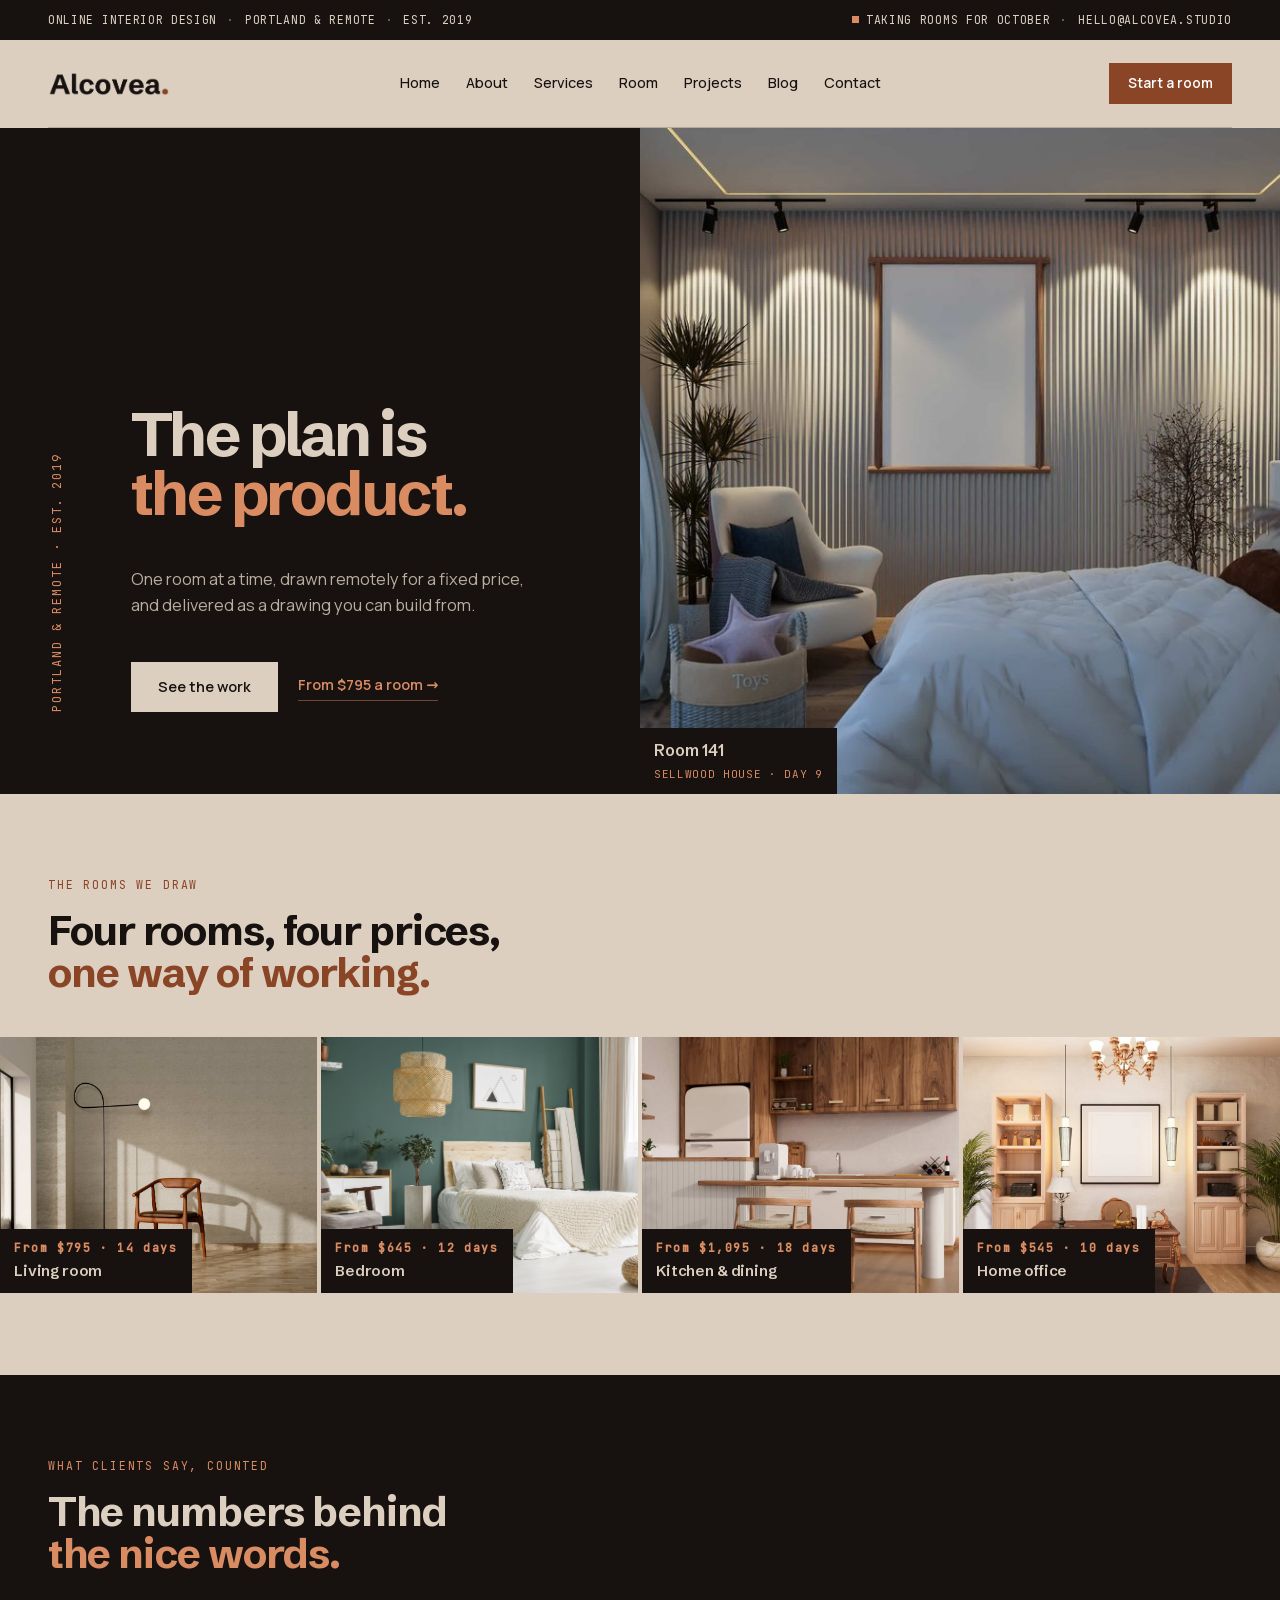
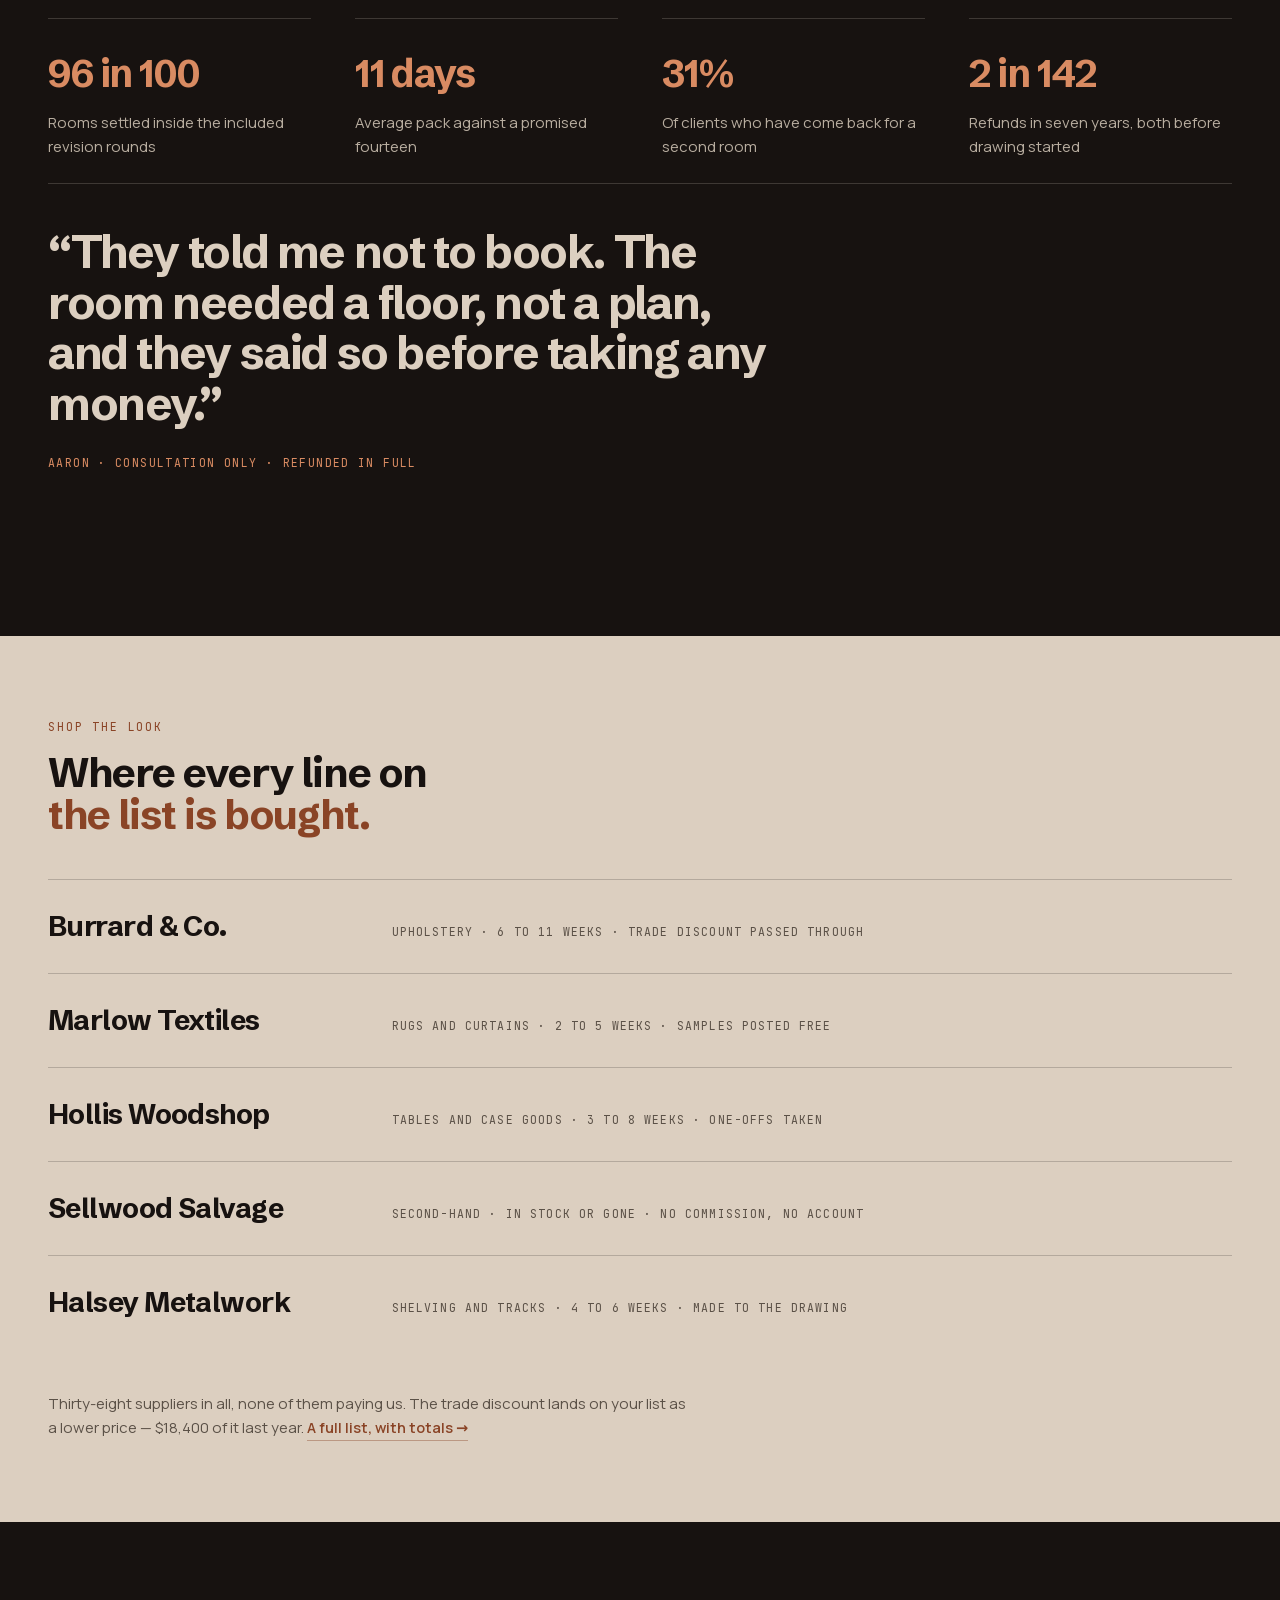
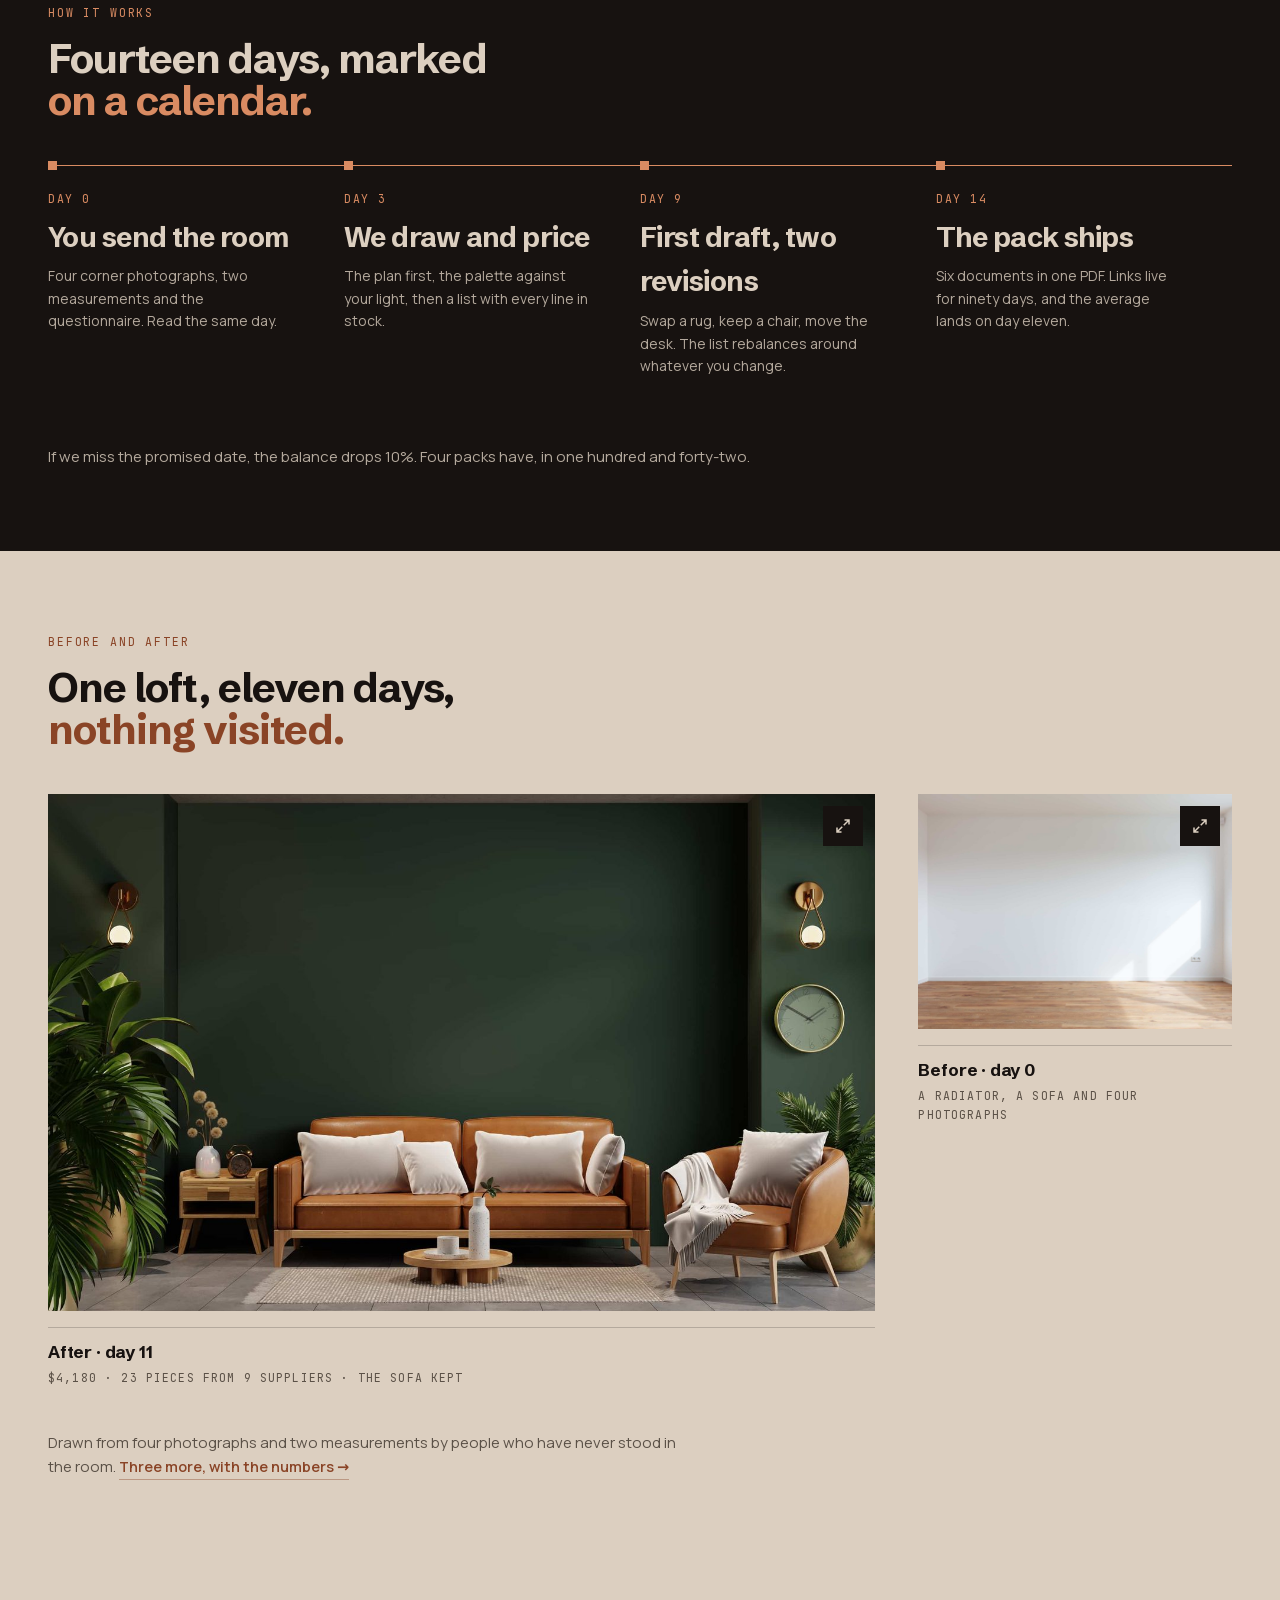
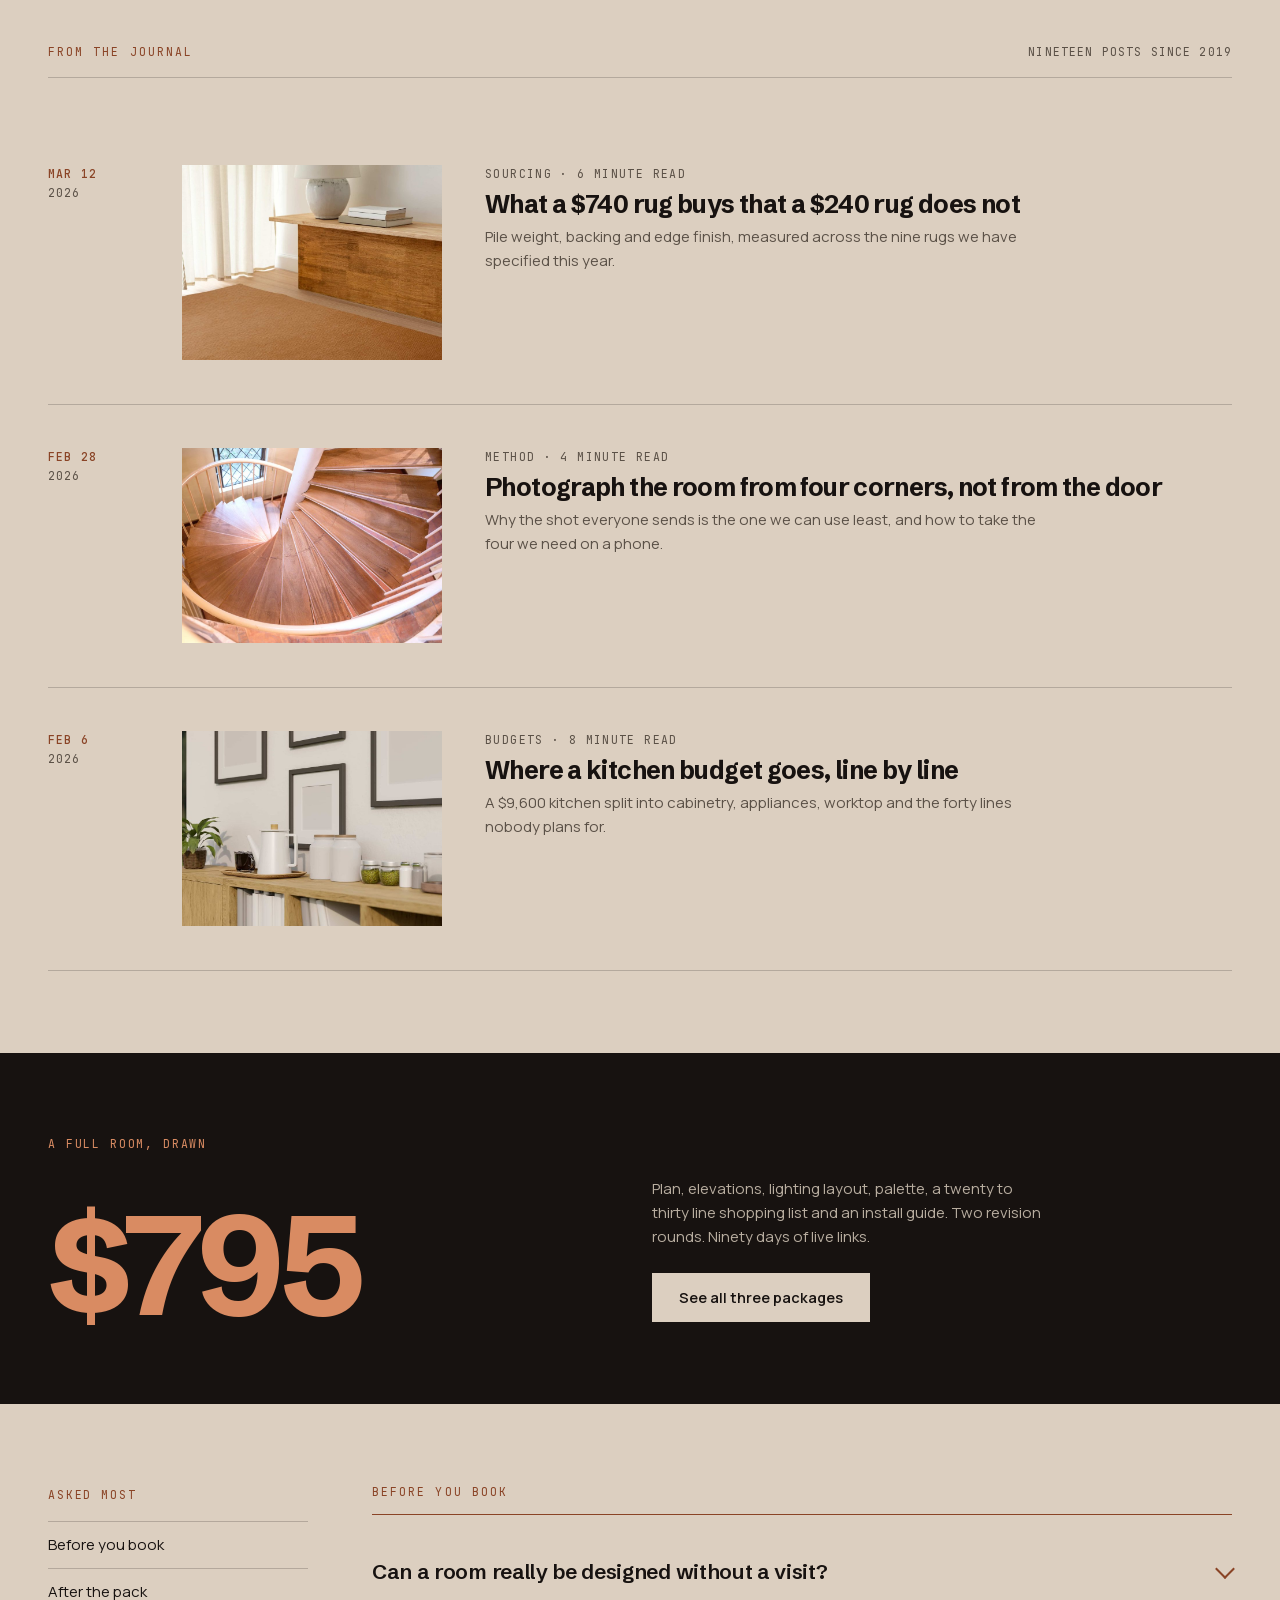
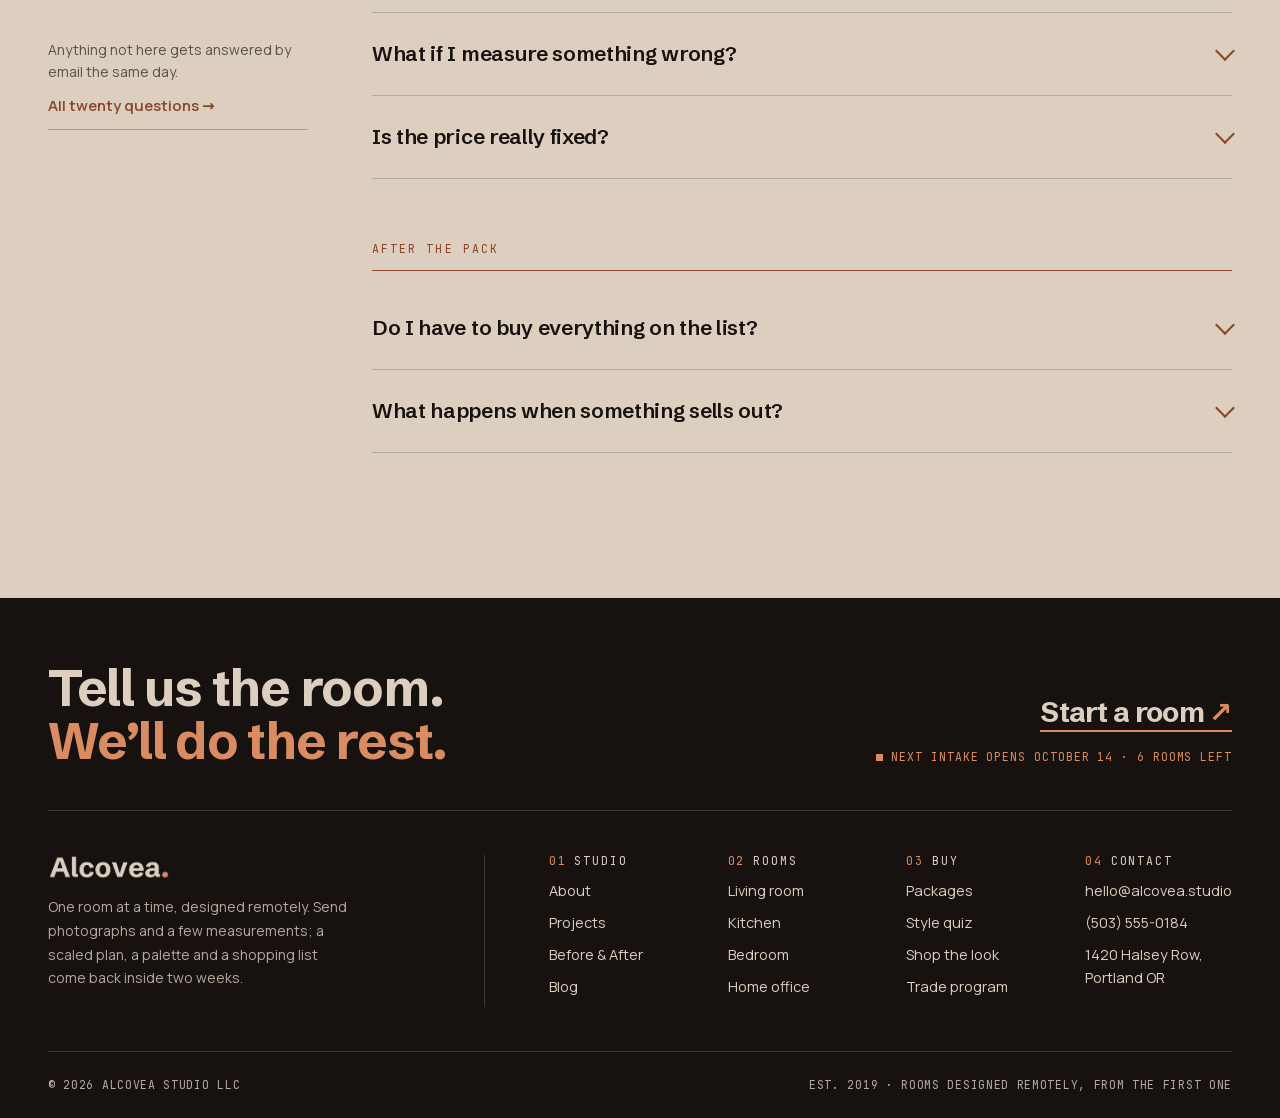
<file: index.html>
<!DOCTYPE html>
<html lang="en">

<head>
  <meta charset="UTF-8">
  <meta name="viewport" content="width=device-width, initial-scale=1.0">
  <title> interior design from photographs</title>
  <meta name="description" content="Room 142 drawn from four photographs and never visited: the work, a before and after, the five decisions a room turns on, and the house palette.">
  <meta property="og:type" content="website">
  <meta property="og:title" content="Alcovea — Rooms drawn from photographs">
  <meta property="og:description" content="Room 142 drawn from four photographs and never visited: the work, a before and after, the five decisions a room turns on, and the house palette.">
  <meta property="og:image" content="assets/img/ba-after.jpg">
  <link rel="icon" type="image/svg+xml" href="assets/img/favicon.svg">
  <link rel="stylesheet" href="assets/css/bootstrap.min.css">
    <link rel="stylesheet" href="assets/css/fonts.css">
  <link rel="stylesheet" href="assets/css/main.css">
</head>
<body>
  <!-- Utility bar and navigation -->

  <div class="site-bar">
    <div class="container">
      <div class="site-bar__row d-flex justify-content-between align-items-center gap-3">
        <p class="site-bar__l">
          <span>Online interior design</span><i aria-hidden="true">&middot;</i><span>Portland &amp; remote</span><i aria-hidden="true">&middot;</i><span>Est. 2019</span>
        </p>
        <p class="site-bar__r">
          <span class="site-bar__live align-items-center"><i aria-hidden="true"></i>Taking rooms for October</span>
          <b aria-hidden="true">&middot;</b>
          <a href="mailto:hello@alcovea.studio">hello@alcovea.studio</a>
        </p>
      </div>
    </div>
  </div>
  <nav class="site-nav" id="mainNav">
    <div class="container">
      <div class="site-nav__bar d-flex align-items-center">
        <a class="site-nav__brand" href="index.html"><img class="site-nav__brand-img" src="assets/img/logo-ink.png" alt="Alcovea" width="590" height="115"></a>

        <ul class="site-nav__menu d-none d-xl-flex p-0">
          <li class="site-nav__item position-relative"><a class="site-nav__link d-inline-flex align-items-center" href="index.html">Home</a></li>
           
          </li>
          <li class="site-nav__item position-relative"><a class="site-nav__link d-inline-flex align-items-center" href="about.html">About</a></li>

           <li class="site-nav__item position-relative"><a class="site-nav__link d-inline-flex align-items-center" href="services.html">Services</a></li>

          <li class="site-nav__item position-relative"><a class="site-nav__link d-inline-flex align-items-center" href="rooms.html">Room</a></li>

          <li class="site-nav__item position-relative"><a class="site-nav__link d-inline-flex align-items-center" href="projects.html">Projects</a></li>

          <li class="site-nav__item position-relative"><a class="site-nav__link d-inline-flex align-items-center" href="blog.html">Blog</a></li>

          <li class="site-nav__item position-relative"><a class="site-nav__link d-inline-flex align-items-center" href="contact.html">Contact</a></li>
        </ul>
        <div class="site-nav__side d-flex align-items-center gap-3">
          <a class="btn-a btn-a--sm site-nav__cta" href="contact.html">Start a room</a>
          <button class="site-nav__burger flex-column justify-content-center" type="button" data-nav-toggle aria-label="Open menu" aria-expanded="false" aria-controls="navMobilePanel">
            <span></span>
            <span></span>
          </button>
        </div>
      </div>
    </div>
  </nav>

  <div class="site-nav__mobile h-100" id="navMobilePanel">
    <div class="site-nav__mobile-head d-flex align-items-center justify-content-between mb-4">
      <a class="site-nav__brand" href="index.html"><img class="site-nav__brand-img" src="assets/img/logo-light.png" alt="Alcovea" width="590" height="115"></a>
      <button class="site-nav__mobile-close" type="button" data-nav-close aria-label="Close menu">&times;</button>
    </div>
    <ul class="site-nav__mobile-list m-0 p-0">
        <li class="site-nav__item position-relative"><a class="site-nav__link d-inline-flex align-items-center" href="index.html">Home</a></li>
           
          
        <li class="site-nav__item position-relative"><a class="site-nav__link d-inline-flex align-items-center" href="about.html">About</a></li>

        <li class="site-nav__item position-relative"><a class="site-nav__link d-inline-flex align-items-center" href="services.html">Services</a></li>

        <li class="site-nav__item position-relative"><a class="site-nav__link d-inline-flex align-items-center" href="rooms.html">Room</a></li>

        <li class="site-nav__item position-relative"><a class="site-nav__link d-inline-flex align-items-center" href="projects.html">Projects</a></li>

        <li class="site-nav__item position-relative"><a class="site-nav__link d-inline-flex align-items-center" href="blog.html">Blog</a></li>

        <li class="site-nav__item position-relative"><a class="site-nav__link d-inline-flex align-items-center" href="contact.html">Contact</a></li>

    </ul>
    <div class="site-nav__mobile-foot">
      <a class="btn-a btn-a--plaster" href="contact.html">Start a room</a>
    </div>
  </div>
  <div class="site-nav__overlay" data-nav-close></div>

  <main>

  <!-- Hero: The plan is the product (.h3hero) -->
  <header class="h3hero">
    <div class="h3hero__grid">
      <div class="h3hero__text d-flex flex-column flex-lg-row align-items-lg-end">
        <p class="h3hero__rail m-0">Portland &amp; remote &middot; est. 2019</p>
        <div class="h3hero__body d-flex flex-column justify-content-end" data-reveal>
          <h1 class="h3hero__title"><span>The plan is</span><em>the product.</em></h1>
          <p class="h3hero__lead">One room at a time, drawn remotely for a fixed price, and delivered as a drawing you can build from.</p>
          <div class="h3hero__actions d-flex flex-wrap align-items-center">
            <a class="btn-a btn-a--plaster" href="projects.html">See the work</a>
            <a class="lnk lnk--light" href="packages.html">From $795 a room</a>
          </div>
        </div>
      </div>
      <figure class="h3hero__im position-relative m-0" data-reveal>
        <a class="zoom" href="project-detail.html"><img src="assets/img/arc-2.jpg" alt="A finished bedroom in a Sellwood house" width="900" height="700"></a>
        <figcaption class="strip__cap position-absolute d-flex flex-column"><b>Room 141</b><span>Sellwood house &middot; day 9</span></figcaption>
      </figure>
    </div>
  </header>

<!-- Section: Four rooms, four prices, one way of working (.arcs) -->
<section class="arcs">
    <div class="container">
      <div class="shead" data-reveal>
        <p class="shead__kick">The rooms we draw</p>
        <h2 class="shead__title">Four rooms, four prices,<em>one way of working.</em></h2>
      </div>
    </div>
    <div class="archive gap-1">
      <figure class="arc m-0" data-reveal>
        <a class="zoom" href="room-detail.html"><img src="assets/img/arc-4.jpg" alt="A living room corner drawn for a Portland loft" width="900" height="700" loading="lazy"></a>
        <figcaption><b>From $795 &middot; 14 days</b><span>Living room</span></figcaption>
      </figure>
      <figure class="arc m-0" data-reveal>
        <a class="zoom" href="room-detail.html"><img src="assets/img/ba2-after.jpg" alt="A bedroom finished in green and linen" width="1400" height="1050" loading="lazy"></a>
        <figcaption><b>From $645 &middot; 12 days</b><span>Bedroom</span></figcaption>
      </figure>
      <figure class="arc m-0" data-reveal>
        <a class="zoom" href="room-detail.html"><img src="assets/img/arc-1.jpg" alt="A timber and white kitchen with cabinetry specified" width="900" height="700" loading="lazy"></a>
        <figcaption><b>From $1,095 &middot; 18 days</b><span>Kitchen &amp; dining</span></figcaption>
      </figure>
      <figure class="arc m-0" data-reveal>
        <a class="zoom" href="room-detail.html"><img src="assets/img/arc-3.jpg" alt="A study drawn into a small room" width="900" height="700" loading="lazy"></a>
        <figcaption><b>From $545 &middot; 10 days</b><span>Home office</span></figcaption>
      </figure>
    </div>
  </section>

<!-- Section: The numbers behind the nice words (.numbers) -->
<section class="numbers">
    <div class="container">
      <div class="shead shead--light" data-reveal>
        <p class="shead__kick">What clients say, counted</p>
        <h2 class="shead__title">The numbers behind<em>the nice words.</em></h2>
      </div>
      <dl class="numbers__l" data-reveal>
        <div><dt>96 in 100</dt><dd>Rooms settled inside the included revision rounds</dd></div>
        <div><dt>11 days</dt><dd>Average pack against a promised fourteen</dd></div>
        <div><dt>31%</dt><dd>Of clients who have come back for a second room</dd></div>
        <div><dt>2 in 142</dt><dd>Refunds in seven years, both before drawing started</dd></div>
      </dl>
    </div>
    <div class="container">
      <figure class="bigquote" data-reveal>
        <blockquote><p>&ldquo;They told me not to book. The room needed a floor, not a plan, and they said so before taking any money.&rdquo;</p></blockquote>
        <figcaption>Aaron &middot; consultation only &middot; refunded in full</figcaption>
      </figure>
    </div>
  </section>

<!-- Section: Where every line on the list is bought (.supply) -->
<section class="supply">
  <div class="container">
    <div class="shead" data-reveal>
      <p class="shead__kick">Shop the look</p>
      <h2 class="shead__title">Where every line on<em>the list is bought.</em></h2>
    </div>
    <ul class="supply__l m-0" data-reveal>
      <li><b>Burrard &amp; Co.</b><span>Upholstery &middot; 6 to 11 weeks &middot; trade discount passed through</span></li>
      <li><b>Marlow Textiles</b><span>Rugs and curtains &middot; 2 to 5 weeks &middot; samples posted free</span></li>
      <li><b>Hollis Woodshop</b><span>Tables and case goods &middot; 3 to 8 weeks &middot; one-offs taken</span></li>
      <li><b>Sellwood Salvage</b><span>Second-hand &middot; in stock or gone &middot; no commission, no account</span></li>
      <li><b>Halsey Metalwork</b><span>Shelving and tracks &middot; 4 to 6 weeks &middot; made to the drawing</span></li>
    </ul>
    <p class="supply__note">Thirty-eight suppliers in all, none of them paying us. The trade discount lands on your list as a lower price &mdash; $18,400 of it last year. <a class="lnk" href="shop-the-look.html">A full list, with totals</a></p>
  </div>
  </section>

<!-- Section: Fourteen days, marked on a calendar (.after) -->
<section class="after">
    <div class="container">
      <div class="shead shead--light" data-reveal>
        <p class="shead__kick">How it works</p>
        <h2 class="shead__title">Fourteen days, marked<em>on a calendar.</em></h2>
      </div>
      <ol class="axis m-0 p-0 gap-0">
        <li class="axis__i" data-reveal>
          <p class="axis__d">Day 0</p>
          <p class="axis__t">You send the room</p>
          <p class="axis__n m-0">Four corner photographs, two measurements and the questionnaire. Read the same day.</p>
        </li>
        <li class="axis__i" data-reveal>
          <p class="axis__d">Day 3</p>
          <p class="axis__t">We draw and price</p>
          <p class="axis__n m-0">The plan first, the palette against your light, then a list with every line in stock.</p>
        </li>
        <li class="axis__i" data-reveal>
          <p class="axis__d">Day 9</p>
          <p class="axis__t">First draft, two revisions</p>
          <p class="axis__n m-0">Swap a rug, keep a chair, move the desk. The list rebalances around whatever you change.</p>
        </li>
        <li class="axis__i" data-reveal>
          <p class="axis__d">Day 14</p>
          <p class="axis__t">The pack ships</p>
          <p class="axis__n m-0">Six documents in one PDF. Links live for ninety days, and the average lands on day eleven.</p>
        </li>
      </ol>
      <p class="after__note">If we miss the promised date, the balance drops 10%. Four packs have, in one hundred and forty-two.</p>
    </div>
  </section>

<!-- Section: One loft, eleven days, nothing visited (.pair) -->
<section class="pair">
  <div class="container">
    <div class="shead" data-reveal>
      <p class="shead__kick">Before and after</p>
      <h2 class="shead__title">One loft, eleven days,<em>nothing visited.</em></h2>
    </div>
    <div class="pair__grid align-items-lg-start">
      <figure class="pair__f pair__f--tall position-relative m-0" data-reveal>
        <img src="assets/img/ba-after.jpg" alt="The Alberta Street loft furnished from the plan" width="1400" height="1050" loading="lazy">
        <button class="lbx position-absolute z-2 top-0 start-0 w-100 h-100 border-0 p-0" type="button" data-photo="assets/img/ba-after.jpg" data-group="home-3" aria-label="Enlarge photo: The Alberta Street loft furnished from the plan"><span class="lbx__chip position-absolute d-inline-flex align-items-center justify-content-center"><svg viewBox="0 0 24 24" aria-hidden="true" focusable="false"><path d="M14 4h6v6M10 20H4v-6M20 4l-7 7M4 20l7-7" fill="none" stroke="currentColor" stroke-width="2"/></svg></span></button>
        <figcaption><b>After &middot; day 11</b><span>$4,180 &middot; 23 pieces from 9 suppliers &middot; the sofa kept</span></figcaption>
      </figure>
      <figure class="pair__f position-relative m-0" data-reveal>
        <img src="assets/img/ba-before.jpg" alt="The same loft empty, before the scheme" width="1400" height="1050" loading="lazy">
        <button class="lbx position-absolute z-2 top-0 start-0 w-100 h-100 border-0 p-0" type="button" data-photo="assets/img/ba-before.jpg" data-group="home-3" aria-label="Enlarge photo: The same loft empty, before the scheme"><span class="lbx__chip position-absolute d-inline-flex align-items-center justify-content-center"><svg viewBox="0 0 24 24" aria-hidden="true" focusable="false"><path d="M14 4h6v6M10 20H4v-6M20 4l-7 7M4 20l7-7" fill="none" stroke="currentColor" stroke-width="2"/></svg></span></button>
        <figcaption><b>Before &middot; day 0</b><span>A radiator, a sofa and four photographs</span></figcaption>
      </figure>
    </div>
    <p class="pair__note" data-reveal>Drawn from four photographs and two measurements by people who have never stood in the room. <a class="lnk" href="before-after.html">Three more, with the numbers</a></p>
  </div>
  </section>

<!-- Section: From the journal (.bposts) -->
<section class="bposts">
  <div class="container">
    <div class="bposts__head d-flex flex-wrap align-items-baseline justify-content-between gap-4 pb-3">
      <h2 class="bposts__t">From the journal</h2>
      <p class="bposts__count m-0">Nineteen posts since 2019</p>
    </div>
    <ol class="bposts__l m-0 p-0">
      <li class="bpost align-items-md-start align-items-lg-start" data-reveal>
        <p class="bpost__d m-0"><b>Mar 12</b><span>2026</span></p>
        <a class="bpost__fig zoom" href="single-blog.html"><img src="assets/img/post-1.jpg" alt="Oak and linen against a terracotta rug" width="900" height="700" loading="lazy"></a>
        <div class="bpost__body">
          <p class="bpost__k mt-0 mx-0 mb-2">Sourcing &middot; 6 minute read</p>
          <h3 class="bpost__t mb-2"><a href="single-blog.html">What a $740 rug buys that a $240 rug does not</a></h3>
          <p class="bpost__x m-0">Pile weight, backing and edge finish, measured across the nine rugs we have specified this year.</p>
        </div>
      </li>
      <li class="bpost align-items-md-start align-items-lg-start" data-reveal>
        <p class="bpost__d m-0"><b>Feb 28</b><span>2026</span></p>
        <a class="bpost__fig zoom" href="single-blog.html"><img src="assets/img/post-2.jpg" alt="A curved timber stair in warm light" width="900" height="700" loading="lazy"></a>
        <div class="bpost__body">
          <p class="bpost__k mt-0 mx-0 mb-2">Method &middot; 4 minute read</p>
          <h3 class="bpost__t mb-2"><a href="single-blog.html">Photograph the room from four corners, not from the door</a></h3>
          <p class="bpost__x m-0">Why the shot everyone sends is the one we can use least, and how to take the four we need on a phone.</p>
        </div>
      </li>
      <li class="bpost align-items-md-start align-items-lg-start" data-reveal>
        <p class="bpost__d m-0"><b>Feb 6</b><span>2026</span></p>
        <a class="bpost__fig zoom" href="single-blog.html"><img src="assets/img/post-3.jpg" alt="A kitchen shelf with jars and a kettle" width="900" height="700" loading="lazy"></a>
        <div class="bpost__body">
          <p class="bpost__k mt-0 mx-0 mb-2">Budgets &middot; 8 minute read</p>
          <h3 class="bpost__t mb-2"><a href="single-blog.html">Where a kitchen budget goes, line by line</a></h3>
          <p class="bpost__x m-0">A $9,600 kitchen split into cabinetry, appliances, worktop and the forty lines nobody plans for.</p>
        </div>
      </li>
    </ol>
  </div>
  </section>

<!-- Section: bigprice (.bigprice) -->
<section class="bigprice">
    <div class="container bigprice__inner gap-4 align-items-end" data-reveal>
      <p class="bigprice__l m-0">A full room, drawn</p>
      <p class="bigprice__n m-0">$795</p>
      <div class="bigprice__side">
        <p>Plan, elevations, lighting layout, palette, a twenty to thirty line shopping list and an install guide. Two revision rounds. Ninety days of live links.</p>
        <a class="btn-a btn-a--plaster" href="packages.html">See all three packages</a>
      </div>
    </div>
  </section>

<!-- Section: Before you book (.faq) -->
<section class="faq">
  <div class="container">
    <div class="faq__grid align-items-start">
      <nav class="faq__nav align-self-start" aria-label="Question groups">
        <p class="faq__navl mt-0 mx-0 mb-3">Asked most</p>
        <ul>
          <li><a href="#h3-before">Before you book</a></li>
          <li><a href="#h3-after">After the pack</a></li>
        </ul>
        <p class="faq__navn m-0">Anything not here gets answered by email the same day. <a class="lnk" href="faq.html">All twenty questions</a></p>
      </nav>
      <div class="faq__body">
        <div class="qgroup" data-reveal id="h3-before">
          <h2 class="qgroup__t mb-3 pb-3">Before you book</h2>
          <div class="qlist gap-0">
            <details class="qa2" data-reveal><summary class="qa2__q align-items-start gap-4 py-4 px-0">Can a room really be designed without a visit?</summary><div class="qa2__a"><p>One hundred and forty-two times so far, in seven states. A plan needs measurements, corner photographs and an honest questionnaire &mdash; not a designer in the doorway.</p></div></details>
            <details class="qa2" data-reveal><summary class="qa2__q align-items-start gap-4 py-4 px-0">What if I measure something wrong?</summary><div class="qa2__a"><p>Photograph the tape against the wall and we redraw at no cost, up to the day the pack ships.</p></div></details>
            <details class="qa2" data-reveal><summary class="qa2__q align-items-start gap-4 py-4 px-0">Is the price really fixed?</summary><div class="qa2__a"><p>Yes. It is agreed before a line is drawn and has never been re-quoted since 2019.</p></div></details>
          </div>
        </div>
        <div class="qgroup" data-reveal id="h3-after">
          <h2 class="qgroup__t mb-3 pb-3">After the pack</h2>
          <div class="qlist gap-0">
            <details class="qa2" data-reveal><summary class="qa2__q align-items-start gap-4 py-4 px-0">Do I have to buy everything on the list?</summary><div class="qa2__a"><p>No. Every line carries a cheaper alternate that still works in the plan, and the room reads the same from the drawing whichever you choose.</p></div></details>
            <details class="qa2" data-reveal><summary class="qa2__q align-items-start gap-4 py-4 px-0">What happens when something sells out?</summary><div class="qa2__a"><p>Email us inside ninety days and a same-price alternative comes back within two working days.</p></div></details>
          </div>
        </div>
      </div>
    </div>
  </div>
  </section>

  </main>

  <!-- Footer -->
  <footer class="site-foot">
    <div class="container">
      <div class="site-foot__head gap-4 align-items-lg-end">
        <h2 class="site-foot__title"><span>Tell us the room.</span><em>We&rsquo;ll do the rest.</em></h2>
        <div class="site-foot__act d-flex flex-column align-items-start align-items-lg-end gap-3">
          <a class="site-foot__go" href="contact.html">Start a room</a>
          <p class="site-foot__intake align-items-center gap-2 m-0"><i aria-hidden="true"></i>Next intake opens October 14 &middot; 6 rooms left</p>
        </div>
      </div>

      <div class="site-foot__body">
        <div class="site-foot__brand">
          <img class="site-foot__logo" src="assets/img/logo-light.png" alt="Alcovea" width="590" height="115">
          <p class="site-foot__desc mt-3 mx-0 mb-0">One room at a time, designed remotely. Send photographs and a few measurements; a scaled plan, a palette and a shopping list come back inside two weeks.</p>
        </div>
        <nav class="site-foot__cols" aria-label="Footer">
          <div class="fcol">
            <h3 class="fcol__label d-flex align-items-baseline gap-2"><i aria-hidden="true">01</i>Studio</h3>
            <ul class="fcol__list m-0 p-0">
              <li><a href="about.html">About</a></li>
              <li><a href="projects.html">Projects</a></li>
              <li><a href="before-after.html">Before &amp; After</a></li>
              <li><a href="blog.html">Blog</a></li>
            </ul>
          </div>
          <div class="fcol">
            <h3 class="fcol__label d-flex align-items-baseline gap-2"><i aria-hidden="true">02</i>Rooms</h3>
            <ul class="fcol__list m-0 p-0">
              <li><a href="rooms.html">Living room</a></li>
              <li><a href="rooms.html">Kitchen</a></li>
              <li><a href="rooms.html">Bedroom</a></li>
              <li><a href="rooms.html">Home office</a></li>
            </ul>
          </div>
          <div class="fcol">
            <h3 class="fcol__label d-flex align-items-baseline gap-2"><i aria-hidden="true">03</i>Buy</h3>
            <ul class="fcol__list m-0 p-0">
              <li><a href="packages.html">Packages</a></li>
              <li><a href="style-quiz.html">Style quiz</a></li>
              <li><a href="shop-the-look.html">Shop the look</a></li>
              <li><a href="trade-program.html">Trade program</a></li>
            </ul>
          </div>
          <div class="fcol">
            <h3 class="fcol__label d-flex align-items-baseline gap-2"><i aria-hidden="true">04</i>Contact</h3>
            <ul class="fcol__list m-0 p-0">
              <li><a href="mailto:hello@alcovea.studio">hello@alcovea.studio</a></li>
              <li><a href="tel:+15035550184">(503) 555-0184</a></li>
              <li><a href="contact.html">1420 Halsey Row, Portland OR</a></li>
            </ul>
          </div>
        </nav>
      </div>

      <p class="site-foot__copy d-flex flex-wrap justify-content-between gap-2 m-0 pt-4"><span>&copy; 2026 Alcovea Studio LLC</span><span>Est. 2019 &middot; Rooms designed remotely, from the first one</span></p>
    </div>
  </footer>

  <script src="assets/js/bootstrap.bundle.min.js"></script>
  <script src="assets/js/main.js"></script>
</body>

</html>
</file>
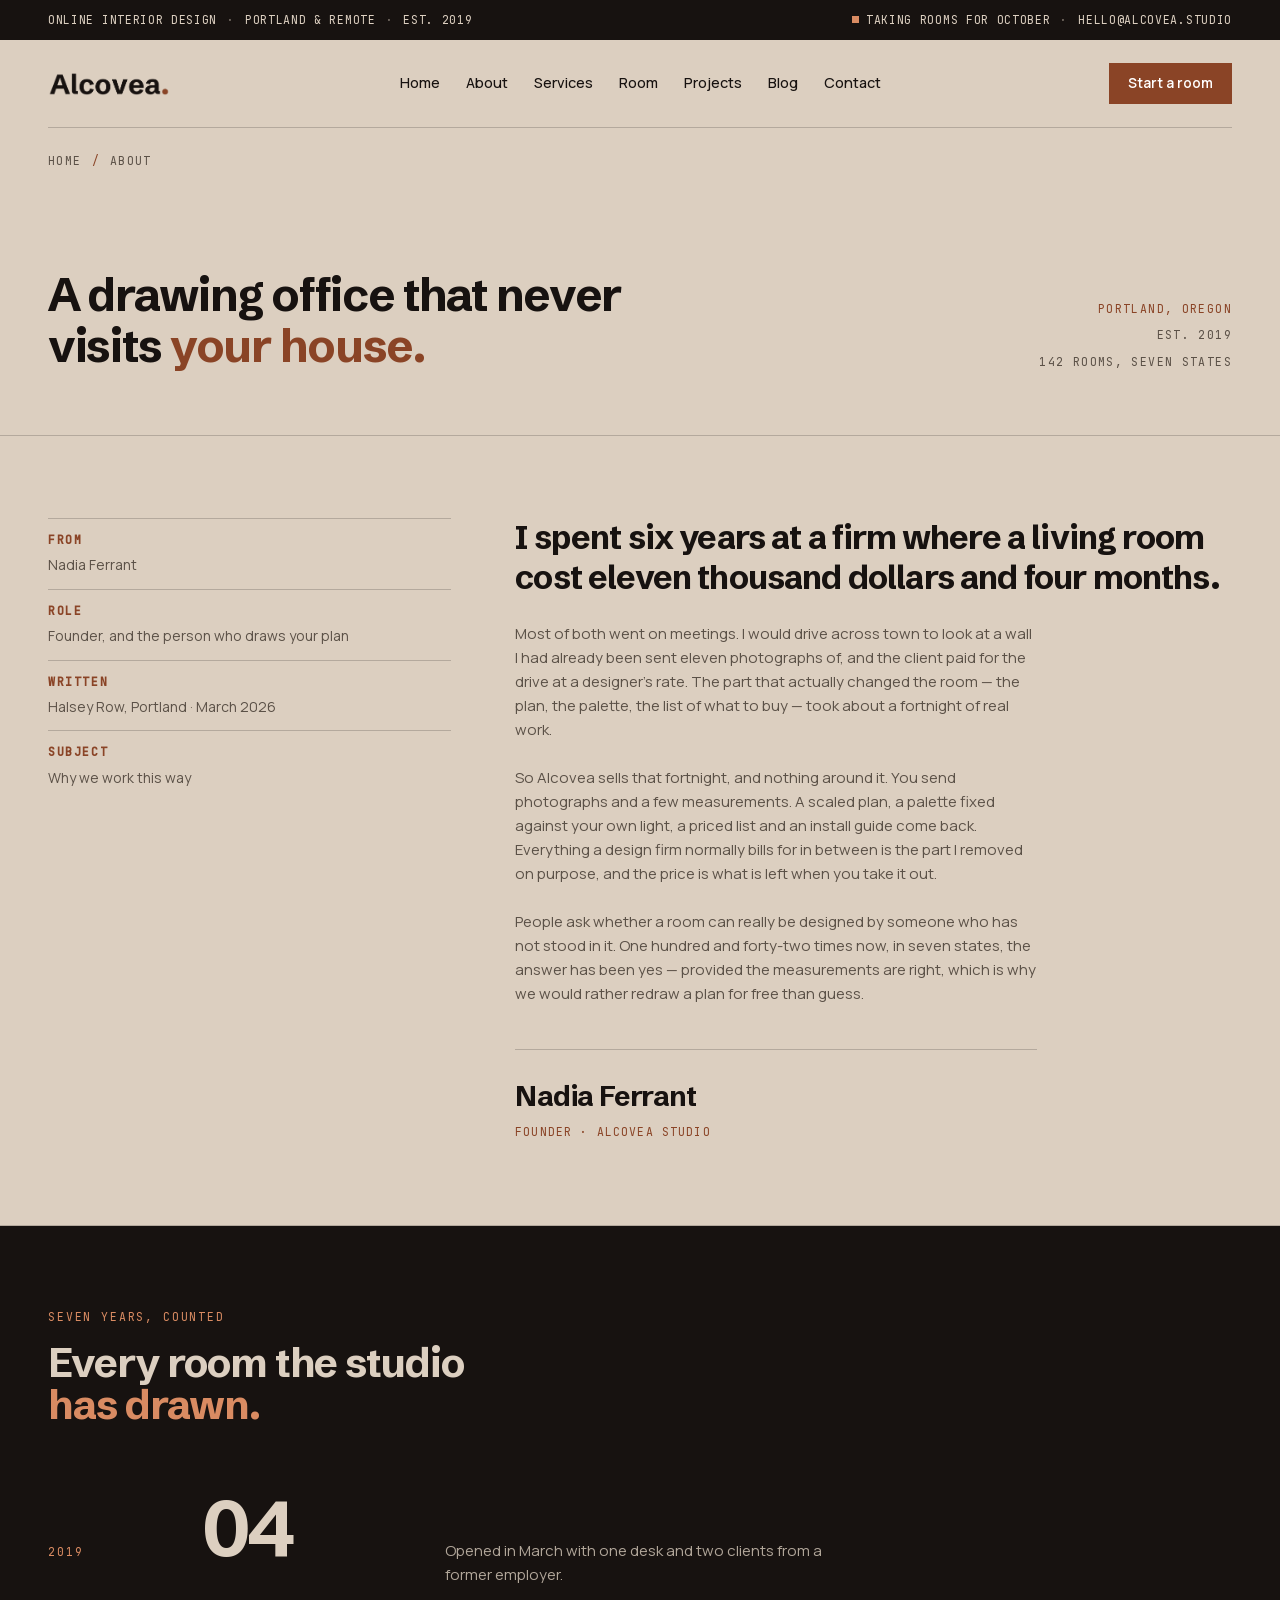
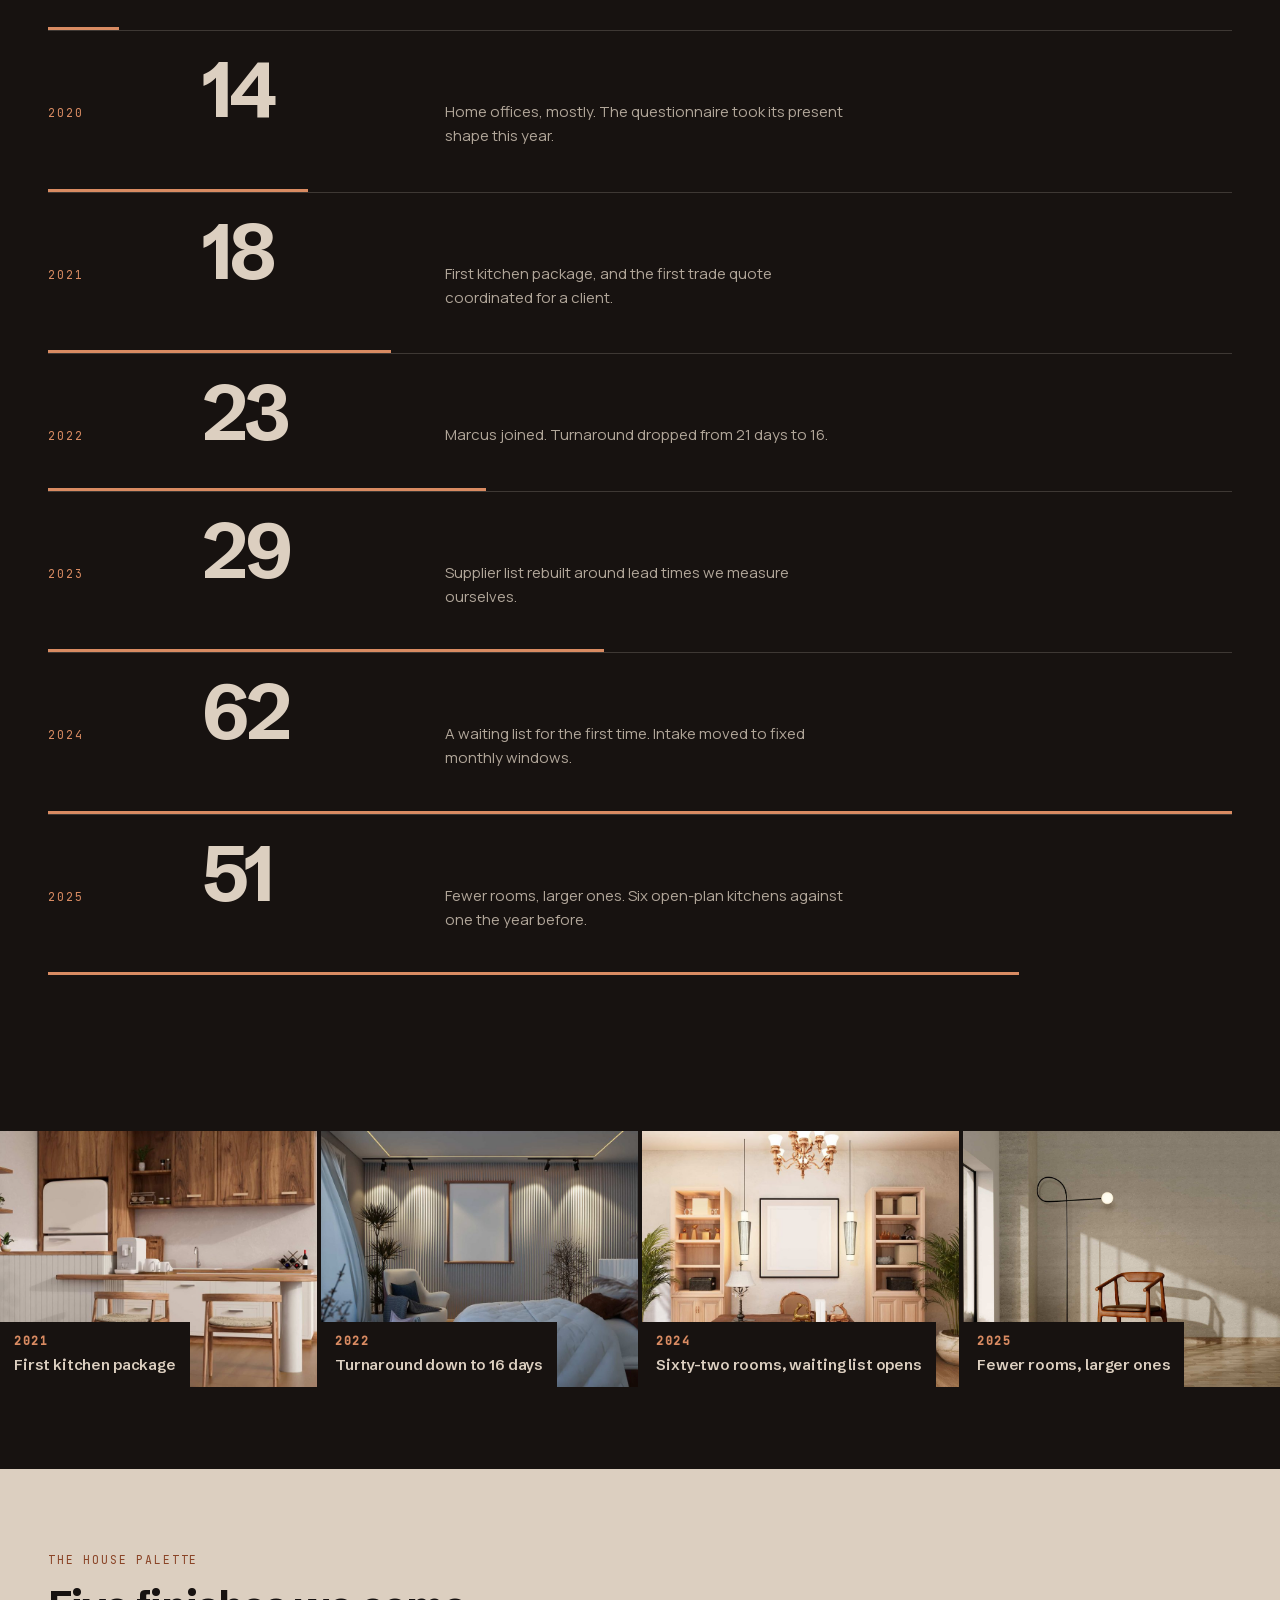
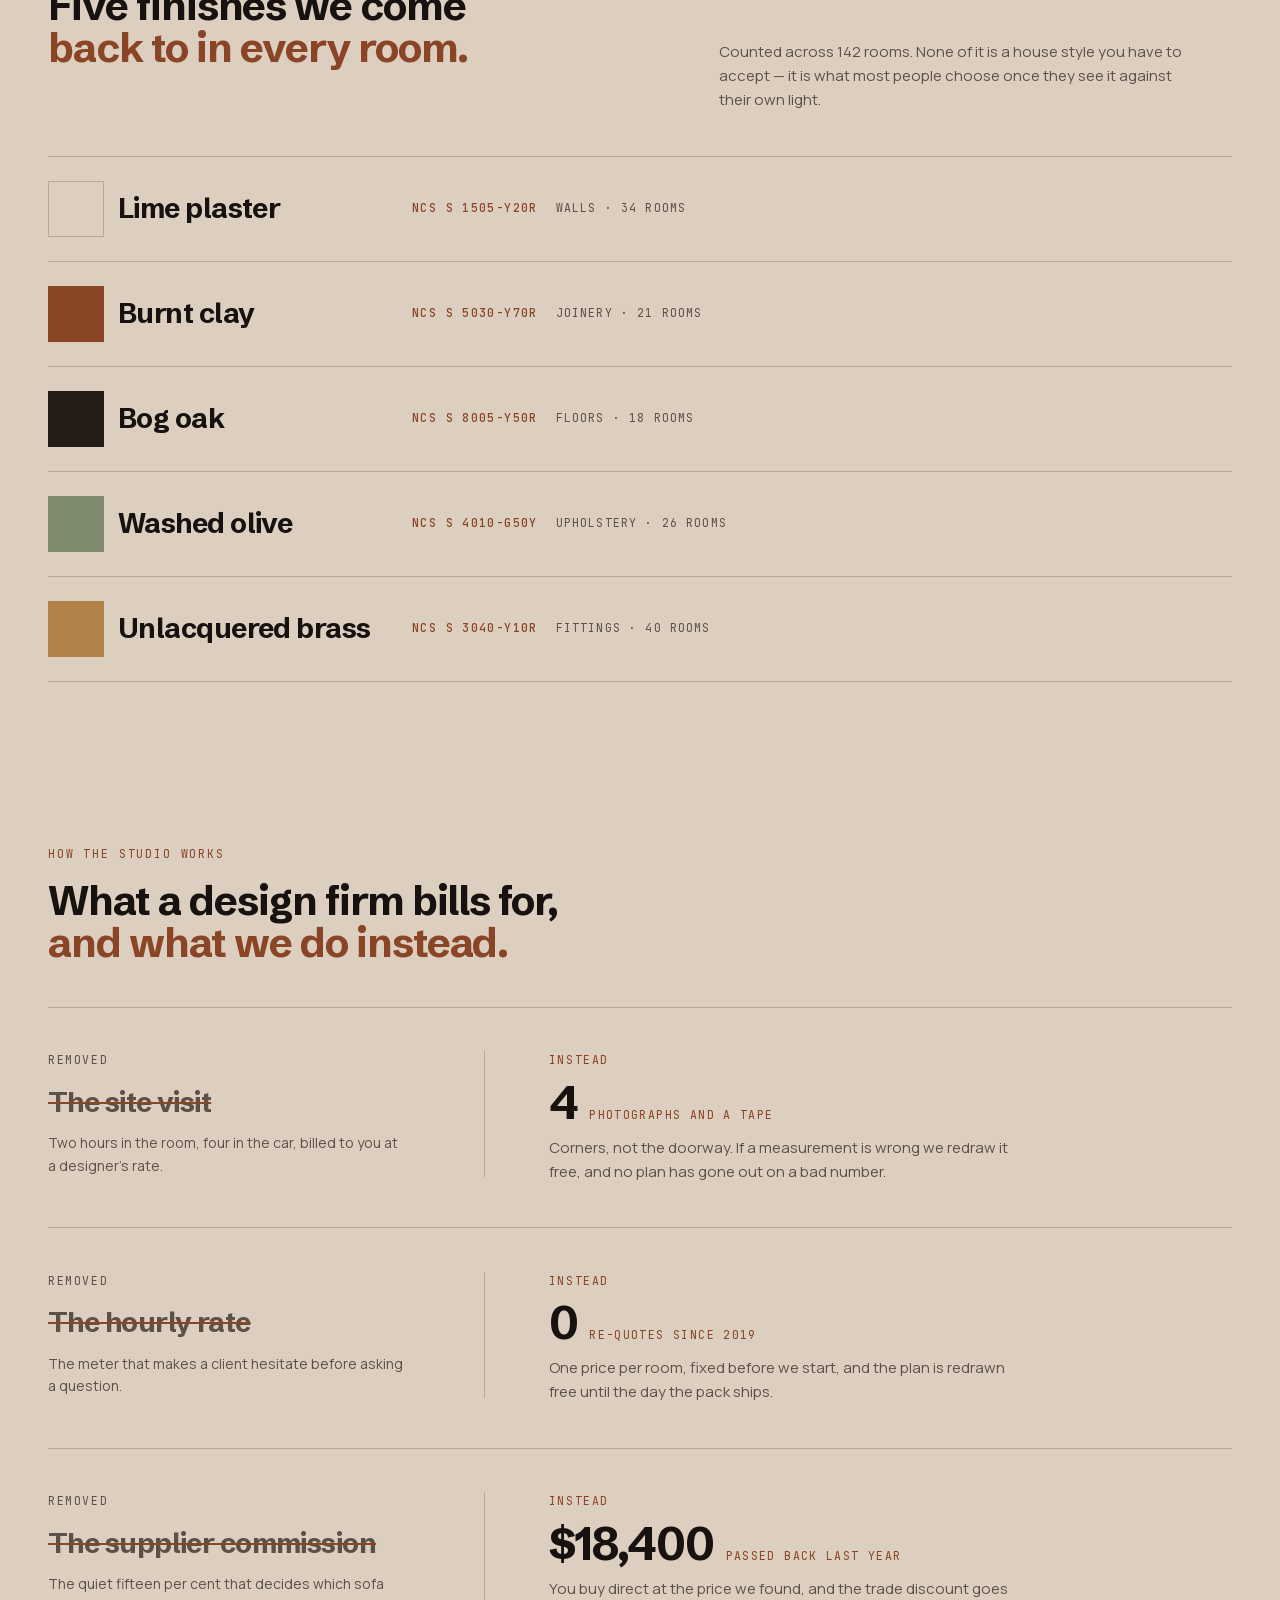
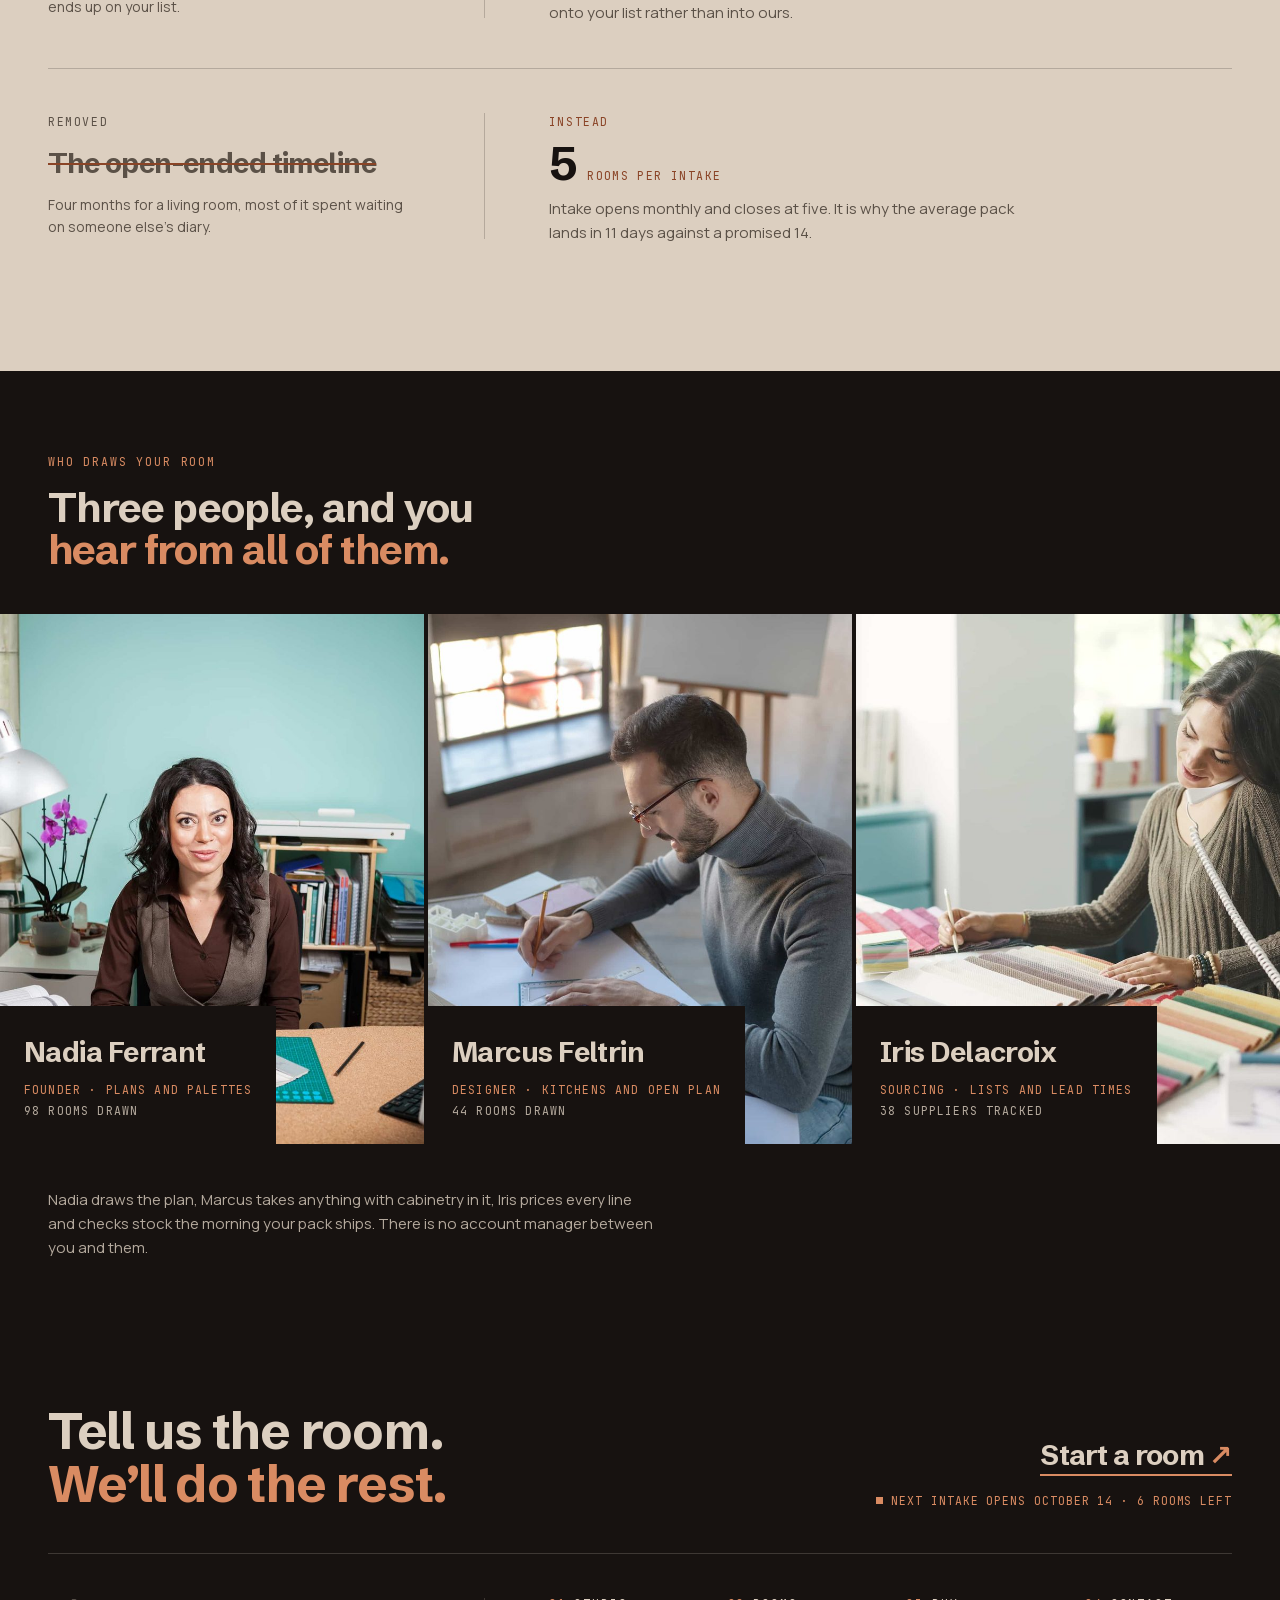
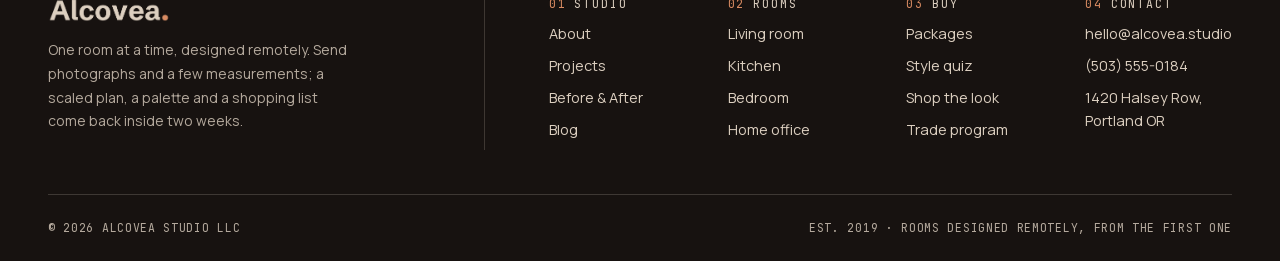
<file: about.html>
<!DOCTYPE html>
<html lang="en">

<head>
  <meta charset="UTF-8">
  <meta name="viewport" content="width=device-width, initial-scale=1.0">
  <title>About Alcovea — A drawing office that never visits your house</title>
  <meta name="description" content="Two designers and a sourcing assistant in Portland, Oregon. 142 rooms drawn in seven states, no site visits, fixed prices and measured lead times.">
  <meta property="og:type" content="website">
  <meta property="og:title" content="About Alcovea — A drawing office that never visits your house">
  <meta property="og:description" content="Two designers and a sourcing assistant in Portland, Oregon. 142 rooms drawn in seven states, no site visits, fixed prices and measured lead times.">
  <meta property="og:image" content="assets/img/ba-after.jpg">
  <link rel="icon" type="image/svg+xml" href="assets/img/favicon.svg">
  <link rel="stylesheet" href="assets/css/bootstrap.min.css">
    <link rel="stylesheet" href="assets/css/fonts.css">
  <link rel="stylesheet" href="assets/css/main.css">
</head>
<body>
  <!-- Utility bar and navigation -->

  <div class="site-bar">
    <div class="container">
      <div class="site-bar__row d-flex justify-content-between align-items-center gap-3">
        <p class="site-bar__l">
          <span>Online interior design</span><i aria-hidden="true">&middot;</i><span>Portland &amp; remote</span><i aria-hidden="true">&middot;</i><span>Est. 2019</span>
        </p>
        <p class="site-bar__r">
          <span class="site-bar__live align-items-center"><i aria-hidden="true"></i>Taking rooms for October</span>
          <b aria-hidden="true">&middot;</b>
          <a href="mailto:hello@alcovea.studio">hello@alcovea.studio</a>
        </p>
      </div>
    </div>
  </div>
  <nav class="site-nav" id="mainNav">
    <div class="container">
      <div class="site-nav__bar d-flex align-items-center">
        <a class="site-nav__brand" href="index.html"><img class="site-nav__brand-img" src="assets/img/logo-ink.png" alt="Alcovea" width="590" height="115"></a>
        <ul class="site-nav__menu d-none d-xl-flex p-0">
          <li class="site-nav__item position-relative"><a class="site-nav__link d-inline-flex align-items-center" href="index.html">Home</a></li>
           
          
        <li class="site-nav__item position-relative"><a class="site-nav__link d-inline-flex align-items-center" href="about.html">About</a></li>

        <li class="site-nav__item position-relative"><a class="site-nav__link d-inline-flex align-items-center" href="services.html">Services</a></li>

        <li class="site-nav__item position-relative"><a class="site-nav__link d-inline-flex align-items-center" href="rooms.html">Room</a></li>

        <li class="site-nav__item position-relative"><a class="site-nav__link d-inline-flex align-items-center" href="projects.html">Projects</a></li>

        <li class="site-nav__item position-relative"><a class="site-nav__link d-inline-flex align-items-center" href="blog.html">Blog</a></li>

        <li class="site-nav__item position-relative"><a class="site-nav__link d-inline-flex align-items-center" href="contact.html">Contact</a></li>
        </ul>
        <div class="site-nav__side d-flex align-items-center gap-3">
          <a class="btn-a btn-a--sm site-nav__cta" href="contact.html">Start a room</a>
          <button class="site-nav__burger flex-column justify-content-center" type="button" data-nav-toggle aria-label="Open menu" aria-expanded="false" aria-controls="navMobilePanel">
            <span></span>
            <span></span>
          </button>
        </div>
      </div>
    </div>
  </nav>

  <div class="site-nav__mobile h-100" id="navMobilePanel">
    <div class="site-nav__mobile-head d-flex align-items-center justify-content-between mb-4">
      <a class="site-nav__brand" href="index.html"><img class="site-nav__brand-img" src="assets/img/logo-light.png" alt="Alcovea" width="590" height="115"></a>
      <button class="site-nav__mobile-close" type="button" data-nav-close aria-label="Close menu">&times;</button>
    </div>
    <ul class="site-nav__mobile-list m-0 p-0">
      <li class="site-nav__item position-relative"><a class="site-nav__link d-inline-flex align-items-center" href="index.html">Home</a></li>
           
          
        <li class="site-nav__item position-relative"><a class="site-nav__link d-inline-flex align-items-center" href="about.html">About</a></li>

        <li class="site-nav__item position-relative"><a class="site-nav__link d-inline-flex align-items-center" href="services.html">Services</a></li>

        <li class="site-nav__item position-relative"><a class="site-nav__link d-inline-flex align-items-center" href="rooms.html">Room</a></li>

        <li class="site-nav__item position-relative"><a class="site-nav__link d-inline-flex align-items-center" href="projects.html">Projects</a></li>

        <li class="site-nav__item position-relative"><a class="site-nav__link d-inline-flex align-items-center" href="blog.html">Blog</a></li>

        <li class="site-nav__item position-relative"><a class="site-nav__link d-inline-flex align-items-center" href="contact.html">Contact</a></li>
    </ul>
    <div class="site-nav__mobile-foot">
      <a class="btn-a btn-a--plaster" href="contact.html">Start a room</a>
    </div>
  </div>
  <div class="site-nav__overlay" data-nav-close></div>

  <main>

  <!-- Hero: A drawing office that never visits your house (.cover) -->
  <header class="cover">
    <div class="container cover__inner d-flex flex-column">
      <nav class="crumb mb-4" aria-label="Breadcrumb">
        <ol class="crumb__list d-flex flex-wrap m-0 p-0">
          <li><a href="index.html">Home</a></li>
          <li class="crumb__sep" aria-hidden="true">/</li>
          <li aria-current="page">About</li>
        </ol>
      </nav>
      <div class="cover__foot align-items-lg-end" data-reveal>
        <h1 class="cover__title m-0">A drawing office that never visits <em>your house.</em></h1>
        <p class="cover__note d-flex flex-wrap m-0 flex-lg-column align-items-lg-end text-lg-end"><span>Portland, Oregon</span><span>Est. 2019</span><span>142 rooms, seven states</span></p>
      </div>
    </div>
  </header>

  <!-- Section: letter (.letter) -->
  <section class="letter" id="story">
    <div class="container">
      <div class="letter__grid">
        <dl class="letter__meta align-self-start" data-reveal>
          <div><dt>From</dt><dd>Nadia Ferrant</dd></div>
          <div><dt>Role</dt><dd>Founder, and the person who draws your plan</dd></div>
          <div><dt>Written</dt><dd>Halsey Row, Portland &middot; March 2026</dd></div>
          <div><dt>Subject</dt><dd>Why we work this way</dd></div>
        </dl>
        <div class="letter__body" data-reveal>
          <p class="letter__open">I spent six years at a firm where a living room cost eleven thousand dollars and four months.</p>
          <p>Most of both went on meetings. I would drive across town to look at a wall I had already been sent eleven photographs of, and the client paid for the drive at a designer&rsquo;s rate. The part that actually changed the room &mdash; the plan, the palette, the list of what to buy &mdash; took about a fortnight of real work.</p>
          <p>So Alcovea sells that fortnight, and nothing around it. You send photographs and a few measurements. A scaled plan, a palette fixed against your own light, a priced list and an install guide come back. Everything a design firm normally bills for in between is the part I removed on purpose, and the price is what is left when you take it out.</p>
          <p>People ask whether a room can really be designed by someone who has not stood in it. One hundred and forty-two times now, in seven states, the answer has been yes &mdash; provided the measurements are right, which is why we would rather redraw a plan for free than guess.</p>
          <p class="letter__sign"><b>Nadia Ferrant</b><span>Founder &middot; Alcovea Studio</span></p>
        </div>
      </div>
    </div>
  </section>

  <!-- Section: Every room the studio has drawn (.years) -->
  <section class="years" id="years">
    <div class="container">
      <div class="shead shead--light" data-reveal>
        <p class="shead__kick">Seven years, counted</p>
        <h2 class="shead__title">Every room the studio<em>has drawn.</em></h2>
      </div>
      <ol class="ledger m-0 p-0">
        <li class="lrow position-relative align-items-lg-baseline" data-reveal>
          <p class="lrow__y m-0">2019</p>
          <p class="lrow__n m-0">04</p>
          <p class="lrow__note m-0">Opened in March with one desk and two clients from a former employer.</p>
          <span class="lrow__rule lrow__rule--n4 position-absolute" aria-hidden="true"></span>
        </li>
        <li class="lrow position-relative align-items-lg-baseline" data-reveal>
          <p class="lrow__y m-0">2020</p>
          <p class="lrow__n m-0">14</p>
          <p class="lrow__note m-0">Home offices, mostly. The questionnaire took its present shape this year.</p>
          <span class="lrow__rule lrow__rule--n14 position-absolute" aria-hidden="true"></span>
        </li>
        <li class="lrow position-relative align-items-lg-baseline" data-reveal>
          <p class="lrow__y m-0">2021</p>
          <p class="lrow__n m-0">18</p>
          <p class="lrow__note m-0">First kitchen package, and the first trade quote coordinated for a client.</p>
          <span class="lrow__rule lrow__rule--n18 position-absolute" aria-hidden="true"></span>
        </li>
        <li class="lrow position-relative align-items-lg-baseline" data-reveal>
          <p class="lrow__y m-0">2022</p>
          <p class="lrow__n m-0">23</p>
          <p class="lrow__note m-0">Marcus joined. Turnaround dropped from 21 days to 16.</p>
          <span class="lrow__rule lrow__rule--n23 position-absolute" aria-hidden="true"></span>
        </li>
        <li class="lrow position-relative align-items-lg-baseline" data-reveal>
          <p class="lrow__y m-0">2023</p>
          <p class="lrow__n m-0">29</p>
          <p class="lrow__note m-0">Supplier list rebuilt around lead times we measure ourselves.</p>
          <span class="lrow__rule lrow__rule--n29 position-absolute" aria-hidden="true"></span>
        </li>
        <li class="lrow position-relative align-items-lg-baseline" data-reveal>
          <p class="lrow__y m-0">2024</p>
          <p class="lrow__n m-0">62</p>
          <p class="lrow__note m-0">A waiting list for the first time. Intake moved to fixed monthly windows.</p>
          <span class="lrow__rule lrow__rule--n62 position-absolute" aria-hidden="true"></span>
        </li>
        <li class="lrow position-relative align-items-lg-baseline" data-reveal>
          <p class="lrow__y m-0">2025</p>
          <p class="lrow__n m-0">51</p>
          <p class="lrow__note m-0">Fewer rooms, larger ones. Six open-plan kitchens against one the year before.</p>
          <span class="lrow__rule lrow__rule--n51 position-absolute" aria-hidden="true"></span>
        </li>
      </ol>
      <p class="years__note" data-reveal>Counted on the day each pack shipped. 2026 is not here because the year is not finished.</p>
    </div>
    <div class="archive gap-1">
      <figure class="arc m-0" data-reveal>
        <a class="zoom" href="projects.html"><img src="assets/img/arc-1.jpg" alt="A timber and white kitchen the studio drew in 2021" width="900" height="700" loading="lazy"></a>
        <figcaption><b>2021</b><span>First kitchen package</span></figcaption>
      </figure>
      <figure class="arc m-0" data-reveal>
        <a class="zoom" href="projects.html"><img src="assets/img/arc-2.jpg" alt="A bedroom scheme drawn in 2022" width="900" height="700" loading="lazy"></a>
        <figcaption><b>2022</b><span>Turnaround down to 16 days</span></figcaption>
      </figure>
      <figure class="arc m-0" data-reveal>
        <a class="zoom" href="projects.html"><img src="assets/img/arc-3.jpg" alt="A study drawn in 2024" width="900" height="700" loading="lazy"></a>
        <figcaption><b>2024</b><span>Sixty-two rooms, waiting list opens</span></figcaption>
      </figure>
      <figure class="arc m-0" data-reveal>
        <a class="zoom" href="projects.html"><img src="assets/img/arc-4.jpg" alt="A living room corner drawn in 2025" width="900" height="700" loading="lazy"></a>
        <figcaption><b>2025</b><span>Fewer rooms, larger ones</span></figcaption>
      </figure>
    </div>
  </section>

  <!-- Section: Five finishes we come back to in every room (.board) -->
  <section class="board" id="palette">
    <div class="container">
      <div class="board__head align-items-md-end">
        <div class="shead" data-reveal>
          <p class="shead__kick">The house palette</p>
          <h2 class="shead__title">Five finishes we come<em>back to in every room.</em></h2>
        </div>
        <p class="board__note m-0" data-reveal>Counted across 142 rooms. None of it is a house style you have to accept &mdash; it is what most people choose once they see it against their own light.</p>
      </div>
      <dl class="swatches gap-0 m-0">
        <div class="swatch py-4 px-0" data-reveal>
          <dt><span class="swatch__chip swatch__chip--plaster d-block"></span>Lime plaster</dt>
          <dd><b>NCS S 1505-Y20R</b><span>Walls &middot; 34 rooms</span></dd>
        </div>
        <div class="swatch py-4 px-0" data-reveal>
          <dt><span class="swatch__chip swatch__chip--clay d-block"></span>Burnt clay</dt>
          <dd><b>NCS S 5030-Y70R</b><span>Joinery &middot; 21 rooms</span></dd>
        </div>
        <div class="swatch py-4 px-0" data-reveal>
          <dt><span class="swatch__chip swatch__chip--ink d-block"></span>Bog oak</dt>
          <dd><b>NCS S 8005-Y50R</b><span>Floors &middot; 18 rooms</span></dd>
        </div>
        <div class="swatch py-4 px-0" data-reveal>
          <dt><span class="swatch__chip swatch__chip--olive d-block"></span>Washed olive</dt>
          <dd><b>NCS S 4010-G50Y</b><span>Upholstery &middot; 26 rooms</span></dd>
        </div>
        <div class="swatch py-4 px-0" data-reveal>
          <dt><span class="swatch__chip swatch__chip--brass d-block"></span>Unlacquered brass</dt>
          <dd><b>NCS S 3040-Y10R</b><span>Fittings &middot; 40 rooms</span></dd>
        </div>
      </dl>
    </div>
  </section>

  <!-- Section: What a design firm bills for, and what we do instead (.rules) -->
  <section class="rules" id="how">
    <div class="container">
      <div class="shead" data-reveal>
        <p class="shead__kick">How the studio works</p>
        <h2 class="shead__title">What a design firm bills for,<em>and what we do instead.</em></h2>
      </div>
      <ol class="swaps m-0 p-0">
        <li class="swap align-items-lg-start" data-reveal>
          <div class="swap__out">
            <p class="swap__label">Removed</p>
            <p class="swap__thing mt-0 mx-0 mb-2">The site visit</p>
            <p class="swap__why m-0">Two hours in the room, four in the car, billed to you at a designer&rsquo;s rate.</p>
          </div>
          <div class="swap__in">
            <p class="swap__label">Instead</p>
            <p class="swap__fig d-flex flex-wrap align-items-baseline">4<i>photographs and a tape</i></p>
            <p class="swap__how m-0">Corners, not the doorway. If a measurement is wrong we redraw it free, and no plan has gone out on a bad number.</p>
          </div>
        </li>
        <li class="swap align-items-lg-start" data-reveal>
          <div class="swap__out">
            <p class="swap__label">Removed</p>
            <p class="swap__thing mt-0 mx-0 mb-2">The hourly rate</p>
            <p class="swap__why m-0">The meter that makes a client hesitate before asking a question.</p>
          </div>
          <div class="swap__in">
            <p class="swap__label">Instead</p>
            <p class="swap__fig d-flex flex-wrap align-items-baseline">0<i>re-quotes since 2019</i></p>
            <p class="swap__how m-0">One price per room, fixed before we start, and the plan is redrawn free until the day the pack ships.</p>
          </div>
        </li>
        <li class="swap align-items-lg-start" data-reveal>
          <div class="swap__out">
            <p class="swap__label">Removed</p>
            <p class="swap__thing mt-0 mx-0 mb-2">The supplier commission</p>
            <p class="swap__why m-0">The quiet fifteen per cent that decides which sofa ends up on your list.</p>
          </div>
          <div class="swap__in">
            <p class="swap__label">Instead</p>
            <p class="swap__fig d-flex flex-wrap align-items-baseline">$18,400<i>passed back last year</i></p>
            <p class="swap__how m-0">You buy direct at the price we found, and the trade discount goes onto your list rather than into ours.</p>
          </div>
        </li>
        <li class="swap align-items-lg-start" data-reveal>
          <div class="swap__out">
            <p class="swap__label">Removed</p>
            <p class="swap__thing mt-0 mx-0 mb-2">The open-ended timeline</p>
            <p class="swap__why m-0">Four months for a living room, most of it spent waiting on someone else&rsquo;s diary.</p>
          </div>
          <div class="swap__in">
            <p class="swap__label">Instead</p>
            <p class="swap__fig d-flex flex-wrap align-items-baseline">5<i>rooms per intake</i></p>
            <p class="swap__how m-0">Intake opens monthly and closes at five. It is why the average pack lands in 11 days against a promised 14.</p>
          </div>
        </li>
      </ol>
    </div>
  </section>

  <!-- Section: Three people, and you hear from all of them (.roster) -->
  <section class="roster" id="people">
    <div class="container">
      <div class="shead shead--light" data-reveal>
        <p class="shead__kick">Who draws your room</p>
        <h2 class="shead__title">Three people, and you<em>hear from all of them.</em></h2>
      </div>
    </div>
    <div class="faces gap-1">
      <figure class="face position-relative m-0 d-flex" data-reveal>
        <a class="zoom" href="team.html"><img src="assets/img/team-2.jpg" alt="Nadia at her desk in the studio" width="800" height="1000" loading="lazy"></a>
        <figcaption class="face__cap position-absolute p-4">
          <b>Nadia Ferrant</b>
          <span>Founder &middot; plans and palettes</span>
          <i>98 rooms drawn</i>
        </figcaption>
      </figure>
      <figure class="face position-relative m-0 d-flex" data-reveal>
        <a class="zoom" href="team.html"><img src="assets/img/team-1.jpg" alt="Marcus drawing a plan at his desk" width="800" height="1000" loading="lazy"></a>
        <figcaption class="face__cap position-absolute p-4">
          <b>Marcus Feltrin</b>
          <span>Designer &middot; kitchens and open plan</span>
          <i>44 rooms drawn</i>
        </figcaption>
      </figure>
      <figure class="face position-relative m-0 d-flex" data-reveal>
        <a class="zoom" href="team.html"><img src="assets/img/team-3.jpg" alt="Iris at the sourcing desk" width="800" height="1000" loading="lazy"></a>
        <figcaption class="face__cap position-absolute p-4">
          <b>Iris Delacroix</b>
          <span>Sourcing &middot; lists and lead times</span>
          <i>38 suppliers tracked</i>
        </figcaption>
      </figure>
    </div>
    <div class="container">
      <p class="faces__note m-0" data-reveal>Nadia draws the plan, Marcus takes anything with cabinetry in it, Iris prices every line and checks stock the morning your pack ships. There is no account manager between you and them.</p>
    </div>
  </section>

  </main>

  <!-- Footer -->
  <footer class="site-foot">
    <div class="container">
      <div class="site-foot__head gap-4 align-items-lg-end">
        <h2 class="site-foot__title"><span>Tell us the room.</span><em>We&rsquo;ll do the rest.</em></h2>
        <div class="site-foot__act d-flex flex-column align-items-start align-items-lg-end gap-3">
          <a class="site-foot__go" href="contact.html">Start a room</a>
          <p class="site-foot__intake align-items-center gap-2 m-0"><i aria-hidden="true"></i>Next intake opens October 14 &middot; 6 rooms left</p>
        </div>
      </div>

      <div class="site-foot__body">
        <div class="site-foot__brand">
          <img class="site-foot__logo" src="assets/img/logo-light.png" alt="Alcovea" width="590" height="115">
          <p class="site-foot__desc mt-3 mx-0 mb-0">One room at a time, designed remotely. Send photographs and a few measurements; a scaled plan, a palette and a shopping list come back inside two weeks.</p>
        </div>
        <nav class="site-foot__cols" aria-label="Footer">
          <div class="fcol">
            <h3 class="fcol__label d-flex align-items-baseline gap-2"><i aria-hidden="true">01</i>Studio</h3>
            <ul class="fcol__list m-0 p-0">
              <li><a href="about.html">About</a></li>
              <li><a href="projects.html">Projects</a></li>
              <li><a href="before-after.html">Before &amp; After</a></li>
              <li><a href="blog.html">Blog</a></li>
            </ul>
          </div>
          <div class="fcol">
            <h3 class="fcol__label d-flex align-items-baseline gap-2"><i aria-hidden="true">02</i>Rooms</h3>
            <ul class="fcol__list m-0 p-0">
              <li><a href="rooms.html">Living room</a></li>
              <li><a href="rooms.html">Kitchen</a></li>
              <li><a href="rooms.html">Bedroom</a></li>
              <li><a href="rooms.html">Home office</a></li>
            </ul>
          </div>
          <div class="fcol">
            <h3 class="fcol__label d-flex align-items-baseline gap-2"><i aria-hidden="true">03</i>Buy</h3>
            <ul class="fcol__list m-0 p-0">
              <li><a href="packages.html">Packages</a></li>
              <li><a href="style-quiz.html">Style quiz</a></li>
              <li><a href="shop-the-look.html">Shop the look</a></li>
              <li><a href="trade-program.html">Trade program</a></li>
            </ul>
          </div>
          <div class="fcol">
            <h3 class="fcol__label d-flex align-items-baseline gap-2"><i aria-hidden="true">04</i>Contact</h3>
            <ul class="fcol__list m-0 p-0">
              <li><a href="mailto:hello@alcovea.studio">hello@alcovea.studio</a></li>
              <li><a href="tel:+15035550184">(503) 555-0184</a></li>
              <li><a href="contact.html">1420 Halsey Row, Portland OR</a></li>
            </ul>
          </div>
        </nav>
      </div>

      <p class="site-foot__copy d-flex flex-wrap justify-content-between gap-2 m-0 pt-4"><span>&copy; 2026 Alcovea Studio LLC</span><span>Est. 2019 &middot; Rooms designed remotely, from the first one</span></p>
    </div>
  </footer>

  <script src="assets/js/bootstrap.bundle.min.js"></script>
  <script src="assets/js/main.js"></script>
</body>

</html>
</file>
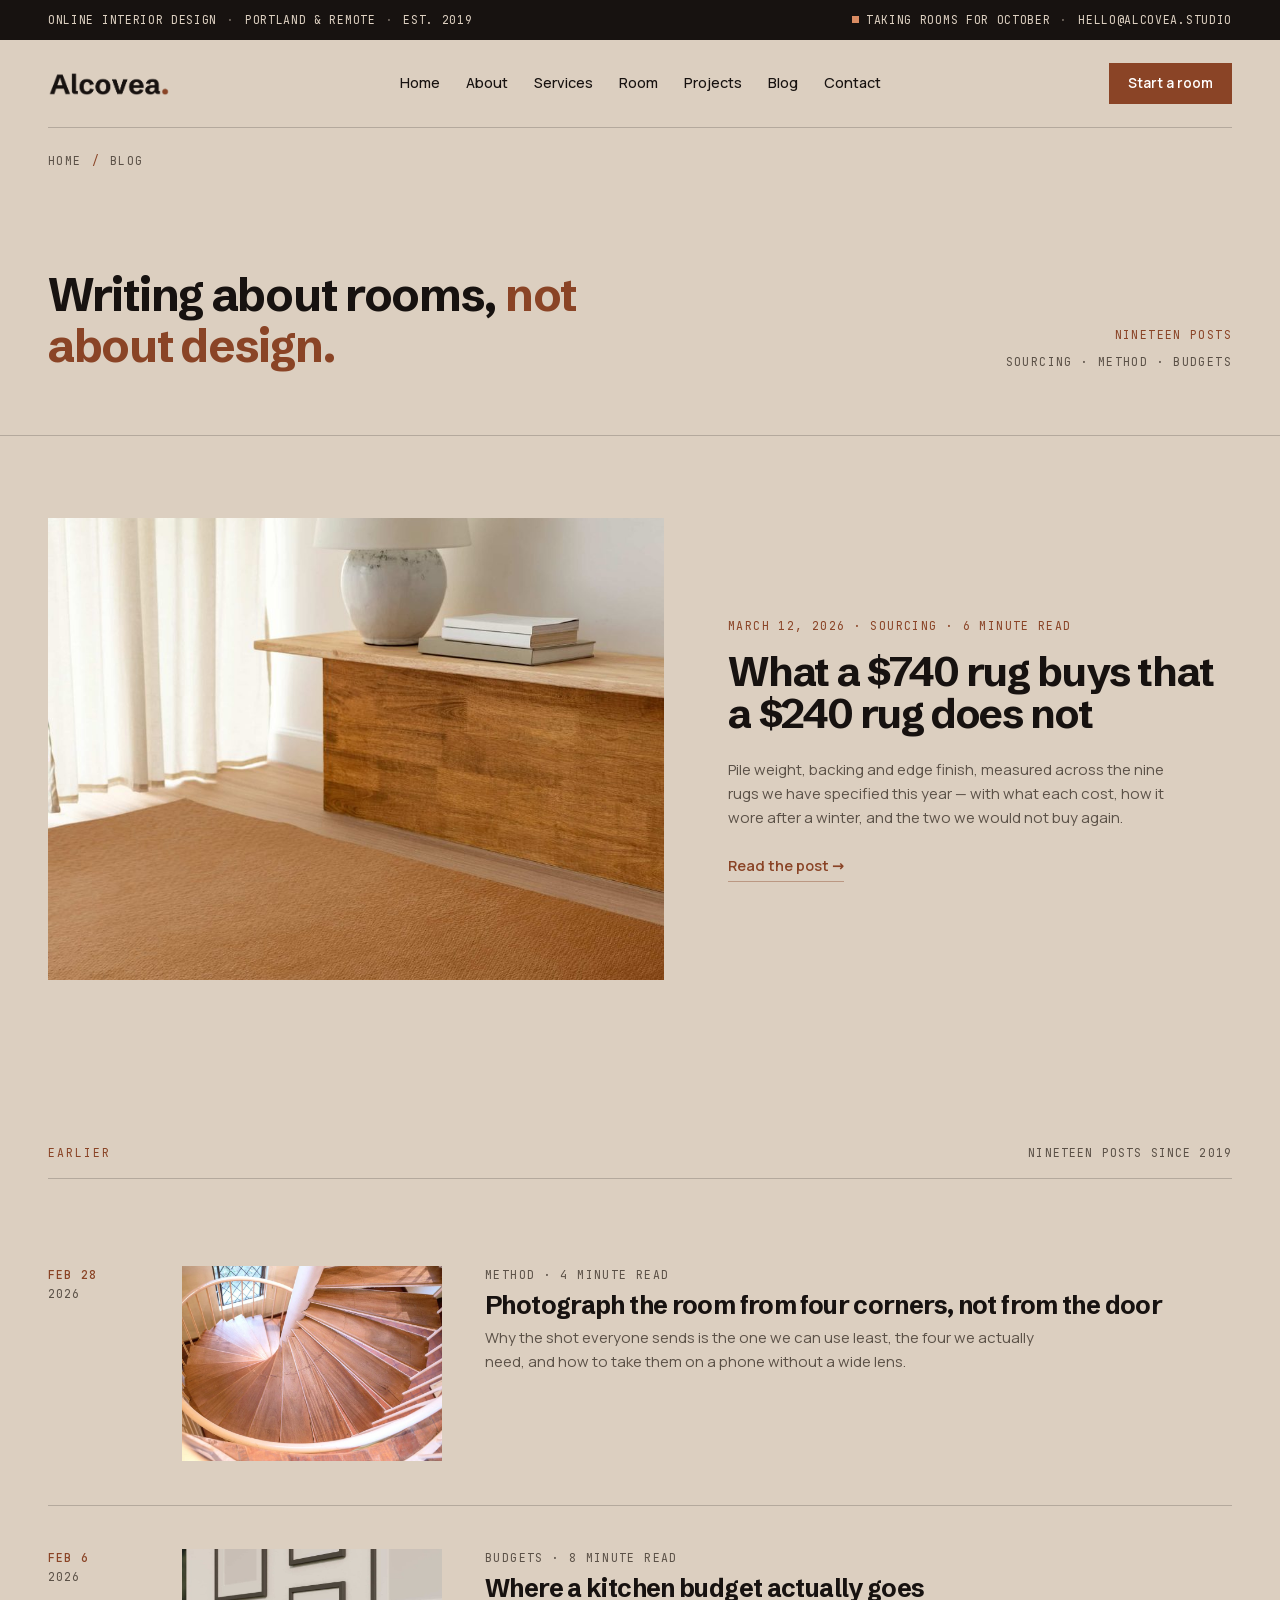
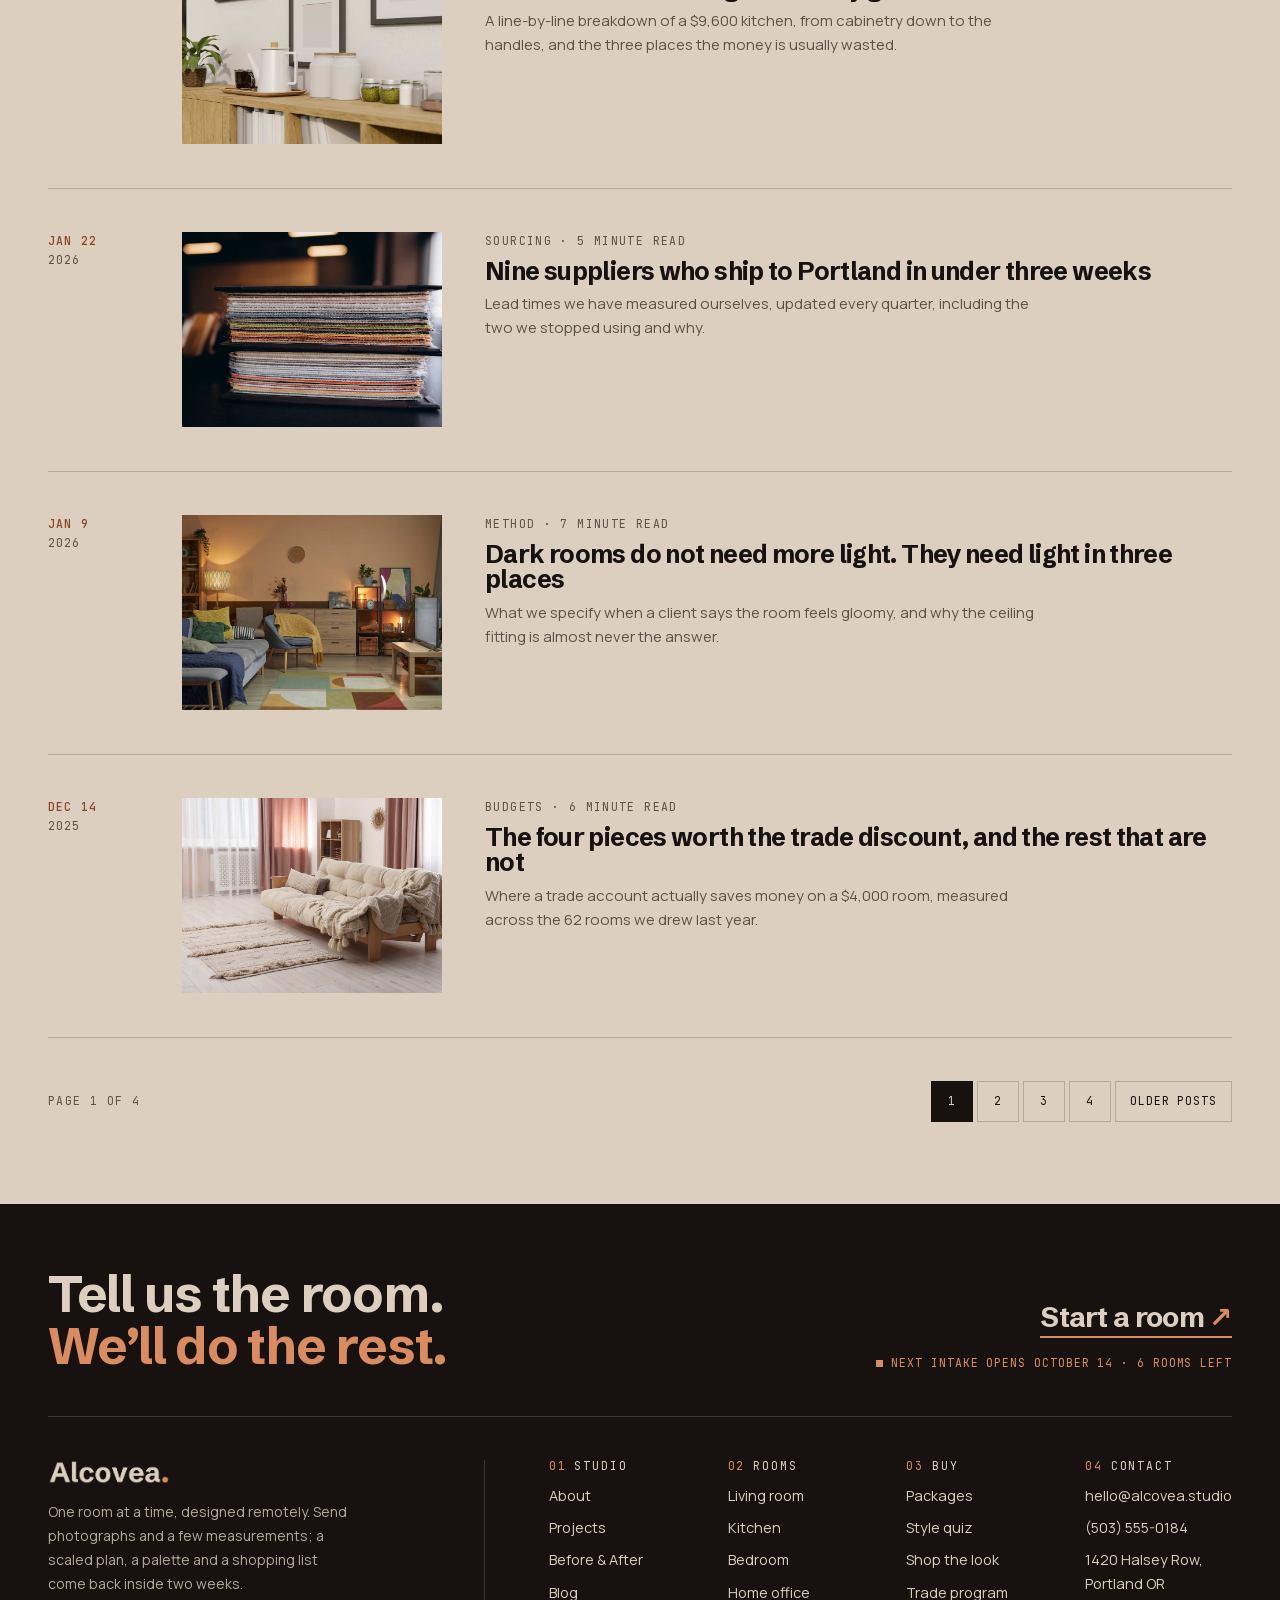
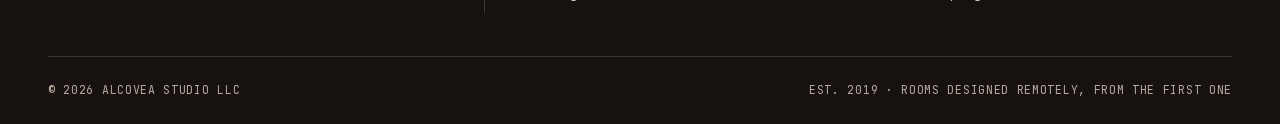
<file: blog.html>
<!DOCTYPE html>
<html lang="en">

<head>
  <meta charset="UTF-8">
  <meta name="viewport" content="width=device-width, initial-scale=1.0">
  <title>Blog — Alcovea</title>
  <meta name="description" content="Writing about rooms, not about design: sourcing, method and budgets from a studio that draws 142 rooms without visiting any of them.">
  <meta property="og:type" content="website">
  <meta property="og:title" content="Blog — Alcovea">
  <meta property="og:description" content="Writing about rooms, not about design: sourcing, method and budgets from a studio that draws 142 rooms without visiting any of them.">
  <meta property="og:image" content="assets/img/ba-after.jpg">
  <link rel="icon" type="image/svg+xml" href="assets/img/favicon.svg">
  <link rel="stylesheet" href="assets/css/bootstrap.min.css">
    <link rel="stylesheet" href="assets/css/fonts.css">
  <link rel="stylesheet" href="assets/css/main.css">
</head>
<body>
  <!-- Utility bar and navigation -->

  <div class="site-bar">
    <div class="container">
      <div class="site-bar__row d-flex justify-content-between align-items-center gap-3">
        <p class="site-bar__l">
          <span>Online interior design</span><i aria-hidden="true">&middot;</i><span>Portland &amp; remote</span><i aria-hidden="true">&middot;</i><span>Est. 2019</span>
        </p>
        <p class="site-bar__r">
          <span class="site-bar__live align-items-center"><i aria-hidden="true"></i>Taking rooms for October</span>
          <b aria-hidden="true">&middot;</b>
          <a href="mailto:hello@alcovea.studio">hello@alcovea.studio</a>
        </p>
      </div>
    </div>
  </div>
  <nav class="site-nav" id="mainNav">
    <div class="container">
      <div class="site-nav__bar d-flex align-items-center">
        <a class="site-nav__brand" href="index.html"><img class="site-nav__brand-img" src="assets/img/logo-ink.png" alt="Alcovea" width="590" height="115"></a>
        <ul class="site-nav__menu d-none d-xl-flex p-0">
          <li class="site-nav__item position-relative"><a class="site-nav__link d-inline-flex align-items-center" href="index.html">Home</a></li>
           
          
        <li class="site-nav__item position-relative"><a class="site-nav__link d-inline-flex align-items-center" href="about.html">About</a></li>

        <li class="site-nav__item position-relative"><a class="site-nav__link d-inline-flex align-items-center" href="services.html">Services</a></li>

        <li class="site-nav__item position-relative"><a class="site-nav__link d-inline-flex align-items-center" href="rooms.html">Room</a></li>

        <li class="site-nav__item position-relative"><a class="site-nav__link d-inline-flex align-items-center" href="projects.html">Projects</a></li>

        <li class="site-nav__item position-relative"><a class="site-nav__link d-inline-flex align-items-center" href="blog.html">Blog</a></li>

        <li class="site-nav__item position-relative"><a class="site-nav__link d-inline-flex align-items-center" href="contact.html">Contact</a></li>
        </ul>
        <div class="site-nav__side d-flex align-items-center gap-3">
          <a class="btn-a btn-a--sm site-nav__cta" href="contact.html">Start a room</a>
          <button class="site-nav__burger flex-column justify-content-center" type="button" data-nav-toggle aria-label="Open menu" aria-expanded="false" aria-controls="navMobilePanel">
            <span></span>
            <span></span>
          </button>
        </div>
      </div>
    </div>
  </nav>

  <div class="site-nav__mobile h-100" id="navMobilePanel">
    <div class="site-nav__mobile-head d-flex align-items-center justify-content-between mb-4">
      <a class="site-nav__brand" href="index.html"><img class="site-nav__brand-img" src="assets/img/logo-light.png" alt="Alcovea" width="590" height="115"></a>
      <button class="site-nav__mobile-close" type="button" data-nav-close aria-label="Close menu">&times;</button>
    </div>
    <ul class="site-nav__mobile-list m-0 p-0">
      <li class="site-nav__item position-relative"><a class="site-nav__link d-inline-flex align-items-center" href="index.html">Home</a></li>
           
          
        <li class="site-nav__item position-relative"><a class="site-nav__link d-inline-flex align-items-center" href="about.html">About</a></li>

        <li class="site-nav__item position-relative"><a class="site-nav__link d-inline-flex align-items-center" href="services.html">Services</a></li>

        <li class="site-nav__item position-relative"><a class="site-nav__link d-inline-flex align-items-center" href="rooms.html">Room</a></li>

        <li class="site-nav__item position-relative"><a class="site-nav__link d-inline-flex align-items-center" href="projects.html">Projects</a></li>

        <li class="site-nav__item position-relative"><a class="site-nav__link d-inline-flex align-items-center" href="blog.html">Blog</a></li>

        <li class="site-nav__item position-relative"><a class="site-nav__link d-inline-flex align-items-center" href="contact.html">Contact</a></li>
    </ul>
    <div class="site-nav__mobile-foot">
      <a class="btn-a btn-a--plaster" href="contact.html">Start a room</a>
    </div>
  </div>
  <div class="site-nav__overlay" data-nav-close></div>

  <main>

  <!-- Hero: Writing about rooms, not about design (.cover) -->
  <header class="cover">
    <div class="container cover__inner d-flex flex-column">
      <nav class="crumb mb-4" aria-label="Breadcrumb">
        <ol class="crumb__list d-flex flex-wrap m-0 p-0">
          <li><a href="index.html">Home</a></li>
          <li class="crumb__sep" aria-hidden="true">/</li>
          <li aria-current="page">Blog</li>
        </ol>
      </nav>
      <div class="cover__foot align-items-lg-end" data-reveal>
        <h1 class="cover__title m-0">Writing about rooms, <em>not about design.</em></h1>
        <p class="cover__note d-flex flex-wrap m-0 flex-lg-column align-items-lg-end text-lg-end"><span>Nineteen posts</span><span>Sourcing &middot; Method &middot; Budgets</span></p>
      </div>
    </div>
  </header>

  <!-- Section: What a $740 rug buys that a $240 rug does not (.blead) -->
  <section class="blead">
    <div class="container">
      <article class="blead__a" data-reveal>
        <a class="blead__fig zoom" href="single-blog.html">
          <img src="assets/img/post-1.jpg" alt="Oak and linen against a terracotta rug" width="900" height="700">
        </a>
        <div class="blead__body d-flex flex-column justify-content-center">
          <p class="blead__meta mt-0 mx-0 mb-3">March 12, 2026 &middot; Sourcing &middot; 6 minute read</p>
          <h2 class="blead__t mb-4"><a href="single-blog.html">What a $740 rug buys that a $240 rug does not</a></h2>
          <p class="blead__x mt-0 mx-0 mb-4">Pile weight, backing and edge finish, measured across the nine rugs we have specified this year &mdash; with what each cost, how it wore after a winter, and the two we would not buy again.</p>
          <a class="lnk" href="single-blog.html">Read the post</a>
        </div>
      </article>
    </div>
  </section>

  <!-- Section: Earlier (.bposts) -->
  <section class="bposts">
    <div class="container">
      <div class="bposts__head d-flex flex-wrap align-items-baseline justify-content-between gap-4 pb-3">
        <h2 class="bposts__t">Earlier</h2>
        <p class="bposts__count m-0">Nineteen posts since 2019</p>
      </div>
      <ol class="bposts__l m-0 p-0">
        <li class="bpost align-items-md-start align-items-lg-start" data-reveal>
          <p class="bpost__d m-0"><b>Feb 28</b><span>2026</span></p>
          <a class="bpost__fig zoom" href="single-blog.html"><img src="assets/img/post-2.jpg" alt="A curved timber stair in warm light" width="900" height="700" loading="lazy"></a>
          <div class="bpost__body">
            <p class="bpost__k mt-0 mx-0 mb-2">Method &middot; 4 minute read</p>
            <h3 class="bpost__t mb-2"><a href="single-blog.html">Photograph the room from four corners, not from the door</a></h3>
            <p class="bpost__x m-0">Why the shot everyone sends is the one we can use least, the four we actually need, and how to take them on a phone without a wide lens.</p>
          </div>
        </li>
        <li class="bpost align-items-md-start align-items-lg-start" data-reveal>
          <p class="bpost__d m-0"><b>Feb 6</b><span>2026</span></p>
          <a class="bpost__fig zoom" href="single-blog.html"><img src="assets/img/post-3.jpg" alt="A kitchen shelf with jars and a kettle" width="900" height="700" loading="lazy"></a>
          <div class="bpost__body">
            <p class="bpost__k mt-0 mx-0 mb-2">Budgets &middot; 8 minute read</p>
            <h3 class="bpost__t mb-2"><a href="single-blog.html">Where a kitchen budget actually goes</a></h3>
            <p class="bpost__x m-0">A line-by-line breakdown of a $9,600 kitchen, from cabinetry down to the handles, and the three places the money is usually wasted.</p>
          </div>
        </li>
        <li class="bpost align-items-md-start align-items-lg-start" data-reveal>
          <p class="bpost__d m-0"><b>Jan 22</b><span>2026</span></p>
          <a class="bpost__fig zoom" href="single-blog.html"><img src="assets/img/post-4.jpg" alt="A stack of fabric and carpet samples" width="900" height="700" loading="lazy"></a>
          <div class="bpost__body">
            <p class="bpost__k mt-0 mx-0 mb-2">Sourcing &middot; 5 minute read</p>
            <h3 class="bpost__t mb-2"><a href="single-blog.html">Nine suppliers who ship to Portland in under three weeks</a></h3>
            <p class="bpost__x m-0">Lead times we have measured ourselves, updated every quarter, including the two we stopped using and why.</p>
          </div>
        </li>
        <li class="bpost align-items-md-start align-items-lg-start" data-reveal>
          <p class="bpost__d m-0"><b>Jan 9</b><span>2026</span></p>
          <a class="bpost__fig zoom" href="single-blog.html"><img src="assets/img/post-5.jpg" alt="A living room lit by three lamps after dark" width="900" height="700" loading="lazy"></a>
          <div class="bpost__body">
            <p class="bpost__k mt-0 mx-0 mb-2">Method &middot; 7 minute read</p>
            <h3 class="bpost__t mb-2"><a href="single-blog.html">Dark rooms do not need more light. They need light in three places</a></h3>
            <p class="bpost__x m-0">What we specify when a client says the room feels gloomy, and why the ceiling fitting is almost never the answer.</p>
          </div>
        </li>
        <li class="bpost align-items-md-start align-items-lg-start" data-reveal>
          <p class="bpost__d m-0"><b>Dec 14</b><span>2025</span></p>
          <a class="bpost__fig zoom" href="single-blog.html"><img src="assets/img/post-6.jpg" alt="A neutral sofa with a throw blanket" width="900" height="700" loading="lazy"></a>
          <div class="bpost__body">
            <p class="bpost__k mt-0 mx-0 mb-2">Budgets &middot; 6 minute read</p>
            <h3 class="bpost__t mb-2"><a href="single-blog.html">The four pieces worth the trade discount, and the rest that are not</a></h3>
            <p class="bpost__x m-0">Where a trade account actually saves money on a $4,000 room, measured across the 62 rooms we drew last year.</p>
          </div>
        </li>
      </ol>
      <nav class="bpage d-flex flex-wrap align-items-center justify-content-between gap-4" data-reveal aria-label="Pagination">
        <span class="bpage__now">Page 1 of 4</span>
        <ul class="bpage__l flex-wrap gap-1 m-0">
          <li><a class="is-current" href="blog.html" aria-current="page">1</a></li>
          <li><a href="blog.html">2</a></li>
          <li><a href="blog.html">3</a></li>
          <li><a href="blog.html">4</a></li>
          <li><a class="bpage__next" href="blog.html">Older posts</a></li>
        </ul>
      </nav>
    </div>
  </section>

  </main>

  <!-- Footer -->
  <footer class="site-foot">
    <div class="container">
      <div class="site-foot__head gap-4 align-items-lg-end">
        <h2 class="site-foot__title"><span>Tell us the room.</span><em>We&rsquo;ll do the rest.</em></h2>
        <div class="site-foot__act d-flex flex-column align-items-start align-items-lg-end gap-3">
          <a class="site-foot__go" href="contact.html">Start a room</a>
          <p class="site-foot__intake align-items-center gap-2 m-0"><i aria-hidden="true"></i>Next intake opens October 14 &middot; 6 rooms left</p>
        </div>
      </div>

      <div class="site-foot__body">
        <div class="site-foot__brand">
          <img class="site-foot__logo" src="assets/img/logo-light.png" alt="Alcovea" width="590" height="115">
          <p class="site-foot__desc mt-3 mx-0 mb-0">One room at a time, designed remotely. Send photographs and a few measurements; a scaled plan, a palette and a shopping list come back inside two weeks.</p>
        </div>
        <nav class="site-foot__cols" aria-label="Footer">
          <div class="fcol">
            <h3 class="fcol__label d-flex align-items-baseline gap-2"><i aria-hidden="true">01</i>Studio</h3>
            <ul class="fcol__list m-0 p-0">
              <li><a href="about.html">About</a></li>
              <li><a href="projects.html">Projects</a></li>
              <li><a href="before-after.html">Before &amp; After</a></li>
              <li><a href="blog.html">Blog</a></li>
            </ul>
          </div>
          <div class="fcol">
            <h3 class="fcol__label d-flex align-items-baseline gap-2"><i aria-hidden="true">02</i>Rooms</h3>
            <ul class="fcol__list m-0 p-0">
              <li><a href="rooms.html">Living room</a></li>
              <li><a href="rooms.html">Kitchen</a></li>
              <li><a href="rooms.html">Bedroom</a></li>
              <li><a href="rooms.html">Home office</a></li>
            </ul>
          </div>
          <div class="fcol">
            <h3 class="fcol__label d-flex align-items-baseline gap-2"><i aria-hidden="true">03</i>Buy</h3>
            <ul class="fcol__list m-0 p-0">
              <li><a href="packages.html">Packages</a></li>
              <li><a href="style-quiz.html">Style quiz</a></li>
              <li><a href="shop-the-look.html">Shop the look</a></li>
              <li><a href="trade-program.html">Trade program</a></li>
            </ul>
          </div>
          <div class="fcol">
            <h3 class="fcol__label d-flex align-items-baseline gap-2"><i aria-hidden="true">04</i>Contact</h3>
            <ul class="fcol__list m-0 p-0">
              <li><a href="mailto:hello@alcovea.studio">hello@alcovea.studio</a></li>
              <li><a href="tel:+15035550184">(503) 555-0184</a></li>
              <li><a href="contact.html">1420 Halsey Row, Portland OR</a></li>
            </ul>
          </div>
        </nav>
      </div>

      <p class="site-foot__copy d-flex flex-wrap justify-content-between gap-2 m-0 pt-4"><span>&copy; 2026 Alcovea Studio LLC</span><span>Est. 2019 &middot; Rooms designed remotely, from the first one</span></p>
    </div>
  </footer>

  <script src="assets/js/bootstrap.bundle.min.js"></script>
  <script src="assets/js/main.js"></script>
</body>

</html>
</file>
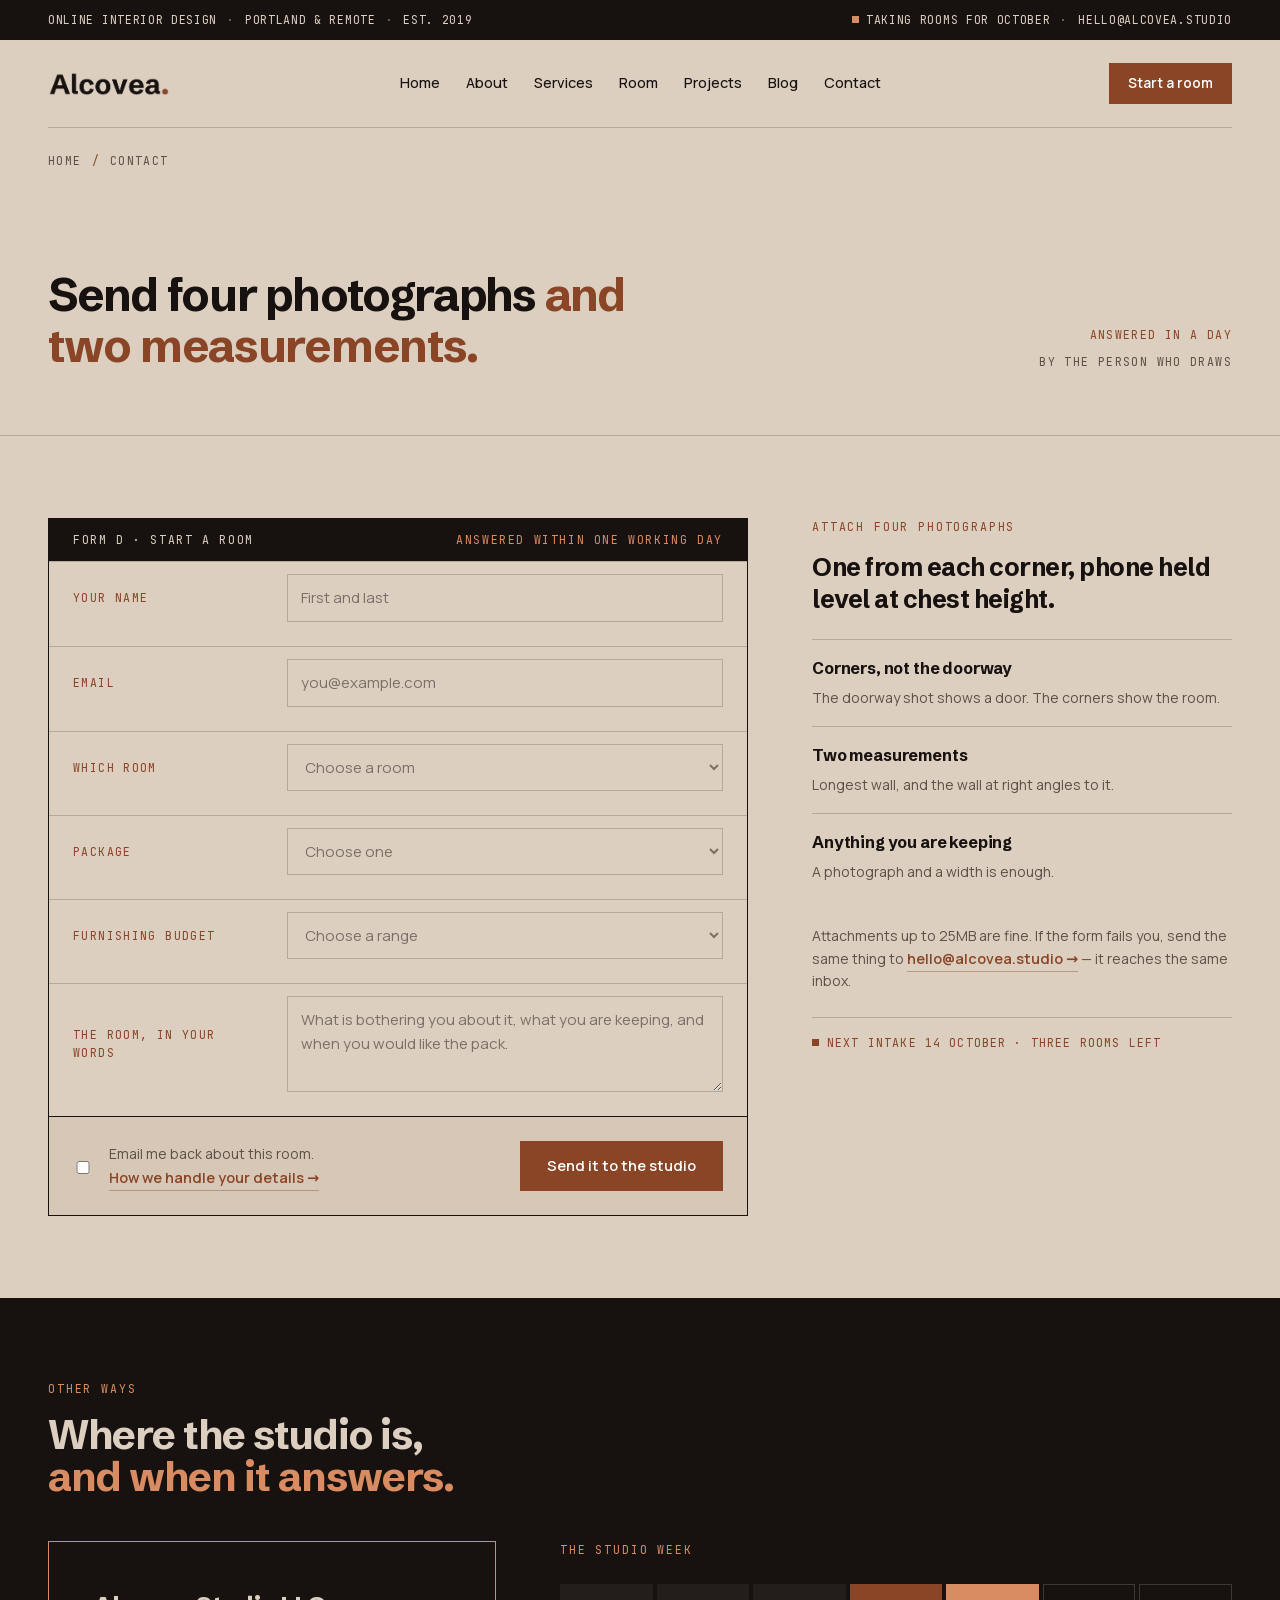
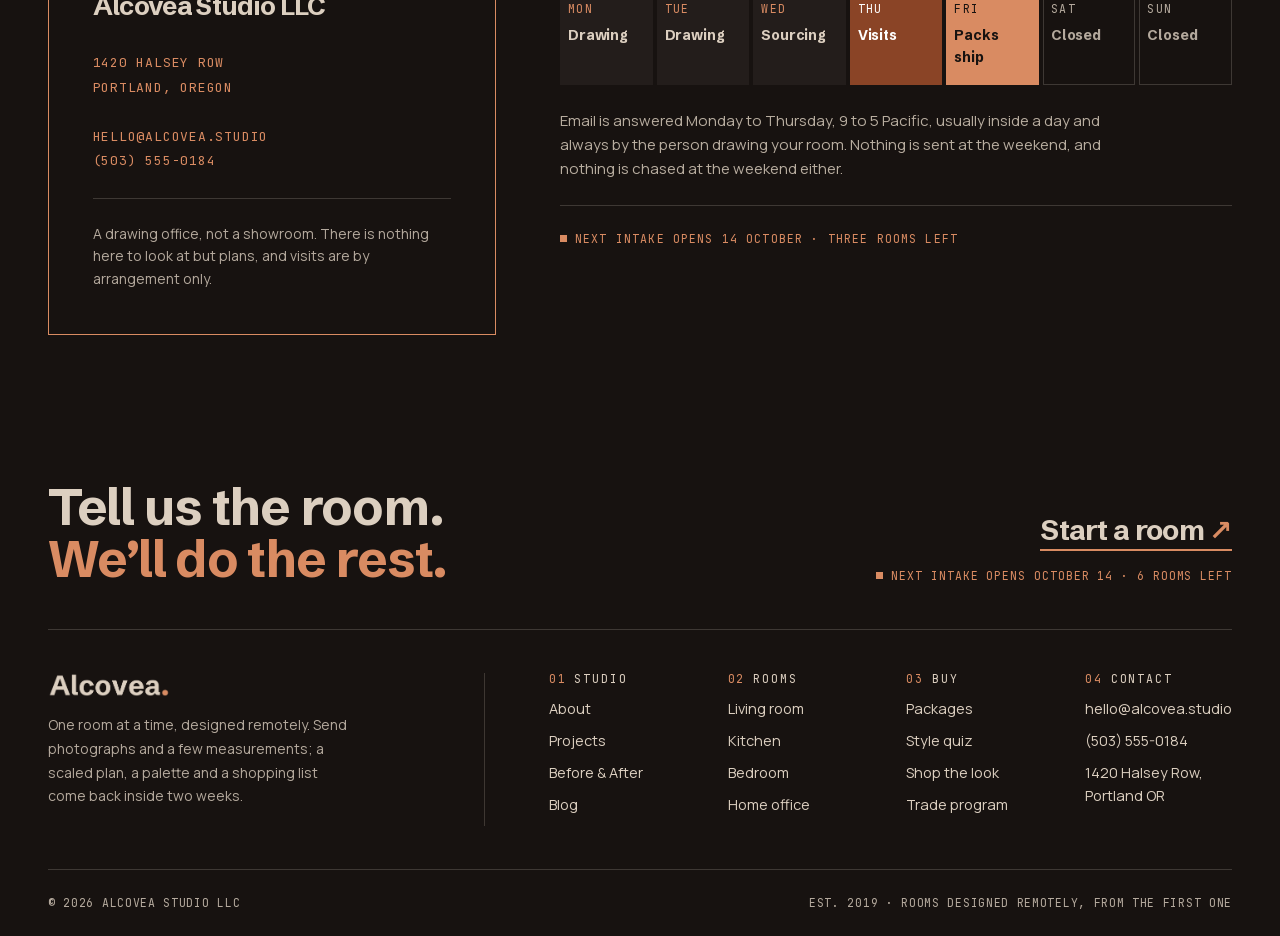
<file: contact.html>
<!DOCTYPE html>
<html lang="en">

<head>
  <meta charset="UTF-8">
  <meta name="viewport" content="width=device-width, initial-scale=1.0">
  <title>Contact — Alcovea</title>
  <meta name="description" content="Send four photographs and two measurements. Answered within one working day by the person who draws the plan.">
  <meta property="og:type" content="website">
  <meta property="og:title" content="Contact — Alcovea">
  <meta property="og:description" content="Send four photographs and two measurements. Answered within one working day by the person who draws the plan.">
  <meta property="og:image" content="assets/img/ba-after.jpg">
  <link rel="icon" type="image/svg+xml" href="assets/img/favicon.svg">
  <link rel="stylesheet" href="assets/css/bootstrap.min.css">
    <link rel="stylesheet" href="assets/css/fonts.css">
  <link rel="stylesheet" href="assets/css/main.css">
</head>
<body>
  <!-- Utility bar and navigation -->

  <div class="site-bar">
    <div class="container">
      <div class="site-bar__row d-flex justify-content-between align-items-center gap-3">
        <p class="site-bar__l">
          <span>Online interior design</span><i aria-hidden="true">&middot;</i><span>Portland &amp; remote</span><i aria-hidden="true">&middot;</i><span>Est. 2019</span>
        </p>
        <p class="site-bar__r">
          <span class="site-bar__live align-items-center"><i aria-hidden="true"></i>Taking rooms for October</span>
          <b aria-hidden="true">&middot;</b>
          <a href="mailto:hello@alcovea.studio">hello@alcovea.studio</a>
        </p>
      </div>
    </div>
  </div>
  <nav class="site-nav" id="mainNav">
    <div class="container">
      <div class="site-nav__bar d-flex align-items-center">
        <a class="site-nav__brand" href="index.html"><img class="site-nav__brand-img" src="assets/img/logo-ink.png" alt="Alcovea" width="590" height="115"></a>
        <ul class="site-nav__menu d-none d-xl-flex p-0">
          <li class="site-nav__item position-relative"><a class="site-nav__link d-inline-flex align-items-center" href="index.html">Home</a></li>
           
          
        <li class="site-nav__item position-relative"><a class="site-nav__link d-inline-flex align-items-center" href="about.html">About</a></li>

        <li class="site-nav__item position-relative"><a class="site-nav__link d-inline-flex align-items-center" href="services.html">Services</a></li>

        <li class="site-nav__item position-relative"><a class="site-nav__link d-inline-flex align-items-center" href="rooms.html">Room</a></li>

        <li class="site-nav__item position-relative"><a class="site-nav__link d-inline-flex align-items-center" href="projects.html">Projects</a></li>

        <li class="site-nav__item position-relative"><a class="site-nav__link d-inline-flex align-items-center" href="blog.html">Blog</a></li>

        <li class="site-nav__item position-relative"><a class="site-nav__link d-inline-flex align-items-center" href="contact.html">Contact</a></li>
        </ul>
        <div class="site-nav__side d-flex align-items-center gap-3">
          <a class="btn-a btn-a--sm site-nav__cta" href="contact.html">Start a room</a>
          <button class="site-nav__burger flex-column justify-content-center" type="button" data-nav-toggle aria-label="Open menu" aria-expanded="false" aria-controls="navMobilePanel">
            <span></span>
            <span></span>
          </button>
        </div>
      </div>
    </div>
  </nav>

  <div class="site-nav__mobile h-100" id="navMobilePanel">
    <div class="site-nav__mobile-head d-flex align-items-center justify-content-between mb-4">
      <a class="site-nav__brand" href="index.html"><img class="site-nav__brand-img" src="assets/img/logo-light.png" alt="Alcovea" width="590" height="115"></a>
      <button class="site-nav__mobile-close" type="button" data-nav-close aria-label="Close menu">&times;</button>
    </div>
    <ul class="site-nav__mobile-list m-0 p-0">
      <li class="site-nav__item position-relative"><a class="site-nav__link d-inline-flex align-items-center" href="index.html">Home</a></li>
           
          
        <li class="site-nav__item position-relative"><a class="site-nav__link d-inline-flex align-items-center" href="about.html">About</a></li>

        <li class="site-nav__item position-relative"><a class="site-nav__link d-inline-flex align-items-center" href="services.html">Services</a></li>

        <li class="site-nav__item position-relative"><a class="site-nav__link d-inline-flex align-items-center" href="rooms.html">Room</a></li>

        <li class="site-nav__item position-relative"><a class="site-nav__link d-inline-flex align-items-center" href="projects.html">Projects</a></li>

        <li class="site-nav__item position-relative"><a class="site-nav__link d-inline-flex align-items-center" href="blog.html">Blog</a></li>

        <li class="site-nav__item position-relative"><a class="site-nav__link d-inline-flex align-items-center" href="contact.html">Contact</a></li>
    </ul>
    <div class="site-nav__mobile-foot">
      <a class="btn-a btn-a--plaster" href="contact.html">Start a room</a>
    </div>
  </div>
  <div class="site-nav__overlay" data-nav-close></div>

  <main>

  <!-- Hero: Send four photographs and two measurements (.cover) -->
  <header class="cover">
    <div class="container cover__inner d-flex flex-column">
      <nav class="crumb mb-4" aria-label="Breadcrumb">
        <ol class="crumb__list d-flex flex-wrap m-0 p-0">
          <li><a href="index.html">Home</a></li>
          <li class="crumb__sep" aria-hidden="true">/</li>
          <li aria-current="page">Contact</li>
        </ol>
      </nav>
      <div class="cover__foot align-items-lg-end" data-reveal>
        <h1 class="cover__title m-0">Send four photographs <em>and two measurements.</em></h1>
        <p class="cover__note d-flex flex-wrap m-0 flex-lg-column align-items-lg-end text-lg-end"><span>Answered in a day</span><span>By the person who draws</span></p>
      </div>
    </div>
  </header>

  <!-- Section: start (.start) -->
  <section class="start">
    <div class="container">
      <div class="start__grid align-items-start">
        <form class="brief-form form" action="#" method="post" novalidate data-validate>
          <div class="bf__head d-flex flex-wrap justify-content-between gap-2">
            <p class="bf__title">Form D &middot; Start a room</p>
            <p class="bf__sub">Answered within one working day</p>
          </div>

          <div class="bf__row" data-reveal>
            <label class="bf__l align-self-start align-self-lg-center" for="k-name">Your name</label>
            <div class="bf__c field field--tight" data-reveal>
              <input class="field__i w-100" id="k-name" name="name" type="text" required autocomplete="name" placeholder="First and last">
              <p class="field__msg" data-msg-for="k-name">Tell us what to call you.</p>
            </div>
          </div>
          <div class="bf__row" data-reveal>
            <label class="bf__l align-self-start align-self-lg-center" for="k-email">Email</label>
            <div class="bf__c field field--tight" data-reveal>
              <input class="field__i w-100" id="k-email" name="email" type="email" required autocomplete="email" placeholder="you@example.com">
              <p class="field__msg" data-msg-for="k-email">We need an address to reply to.</p>
            </div>
          </div>
          <div class="bf__row" data-reveal>
            <label class="bf__l align-self-start align-self-lg-center" for="k-room">Which room</label>
            <div class="bf__c field field--tight" data-reveal>
              <select class="field__i w-100" id="k-room" name="room" required>
                <option value="">Choose a room</option>
                <option>Living room</option>
                <option>Kitchen &amp; dining</option>
                <option>Bedroom</option>
                <option>Home office</option>
                <option>Nursery or small room</option>
                <option>More than one</option>
              </select>
              <p class="field__msg" data-msg-for="k-room">Pick the room you want drawn first.</p>
            </div>
          </div>
          <div class="bf__row" data-reveal>
            <label class="bf__l align-self-start align-self-lg-center" for="k-package">Package</label>
            <div class="bf__c field field--tight" data-reveal>
              <select class="field__i w-100" id="k-package" name="package" required>
                <option value="">Choose one</option>
                <option>Refresh &mdash; $395</option>
                <option>Full room &mdash; $795</option>
                <option>Kitchen &amp; open plan &mdash; $1,095</option>
                <option>Not sure yet</option>
              </select>
              <p class="field__msg" data-msg-for="k-package">If you are unsure, choose the last one.</p>
            </div>
          </div>
          <div class="bf__row" data-reveal>
            <label class="bf__l align-self-start align-self-lg-center" for="k-budget">Furnishing budget</label>
            <div class="bf__c field field--tight" data-reveal>
              <select class="field__i w-100" id="k-budget" name="budget" required>
                <option value="">Choose a range</option>
                <option>Under $2,000</option>
                <option>$2,000 to $5,000</option>
                <option>$5,000 to $10,000</option>
                <option>Over $10,000</option>
                <option>I would rather you tell me</option>
              </select>
              <p class="field__msg" data-msg-for="k-budget">A range is enough.</p>
            </div>
          </div>
          <div class="bf__row bf__row--tall" data-reveal>
            <label class="bf__l align-self-start align-self-lg-center" for="k-notes">The room, in your words</label>
            <div class="bf__c field field--tight" data-reveal>
              <textarea class="field__i field__i--area w-100" id="k-notes" name="notes" rows="3" placeholder="What is bothering you about it, what you are keeping, and when you would like the pack."></textarea>
              <p class="field__msg" data-msg-for="k-notes">&nbsp;</p>
            </div>
          </div>

          <div class="bf__foot gap-4 p-4">
            <div>
              <label class="check gap-3">
                <input type="checkbox" name="consent" required>
                <span>Email me back about this room. <a class="lnk lnk--nowrap" href="faq.html">How we handle your details</a></span>
              </label>
              <p class="field__msg" data-msg-for="consent">We need your permission before replying.</p>
            </div>
            <button class="btn-a" type="submit">Send it to the studio</button>
          </div>
          <p class="form__ok mt-4 mx-0 mb-0" data-form-ok hidden>Thank you &mdash; that is with Nadia. You will hear back within one working day, usually the same afternoon.</p>
        </form>

        <aside class="start__rail align-self-start">
          <p class="start__l mt-0 mx-0 mb-3">Attach four photographs</p>
          <p class="start__lead mt-0 mx-0 mb-4">One from each corner, phone held level at chest height.</p>
          <ol class="start__mini mt-0 mx-0 mb-4" data-reveal>
            <li><b>Corners, not the doorway</b><span>The doorway shot shows a door. The corners show the room.</span></li>
            <li><b>Two measurements</b><span>Longest wall, and the wall at right angles to it.</span></li>
            <li><b>Anything you are keeping</b><span>A photograph and a width is enough.</span></li>
          </ol>
          <p class="start__n mt-0 mx-0 mb-4">Attachments up to 25MB are fine. If the form fails you, send the same thing to <a class="lnk" href="mailto:hello@alcovea.studio">hello@alcovea.studio</a> &mdash; it reaches the same inbox.</p>
          <p class="start__intake align-items-center gap-2 m-0 pt-3"><i aria-hidden="true"></i>Next intake 14 October &middot; three rooms left</p>
        </aside>
      </div>
    </div>
  </section>

  <!-- Section: Where the studio is, and when it answers (.reach) -->
  <section class="reach">
    <div class="container">
      <div class="shead shead--light" data-reveal>
        <p class="shead__kick">Other ways</p>
        <h2 class="shead__title">Where the studio is,<em>and when it answers.</em></h2>
      </div>
      <div class="reach__grid align-items-start">
        <article class="card-s" data-reveal>
          <p class="card-s__name mt-0 mx-0 mb-4">Alcovea Studio LLC</p>
          <p class="card-s__line mt-0 mx-0 mb-4">1420 Halsey Row<br>Portland, Oregon</p>
          <p class="card-s__line mt-0 mx-0 mb-4"><a href="mailto:hello@alcovea.studio">hello@alcovea.studio</a><br><a href="tel:+15035550184">(503) 555-0184</a></p>
          <p class="card-s__foot m-0 pt-4">A drawing office, not a showroom. There is nothing here to look at but plans, and visits are by arrangement only.</p>
        </article>
        <div class="week" data-reveal>
          <p class="week__l mt-0 mx-0 mb-4">The studio week</p>
          <ol class="week__d gap-1 mt-0 mx-0 mb-4 p-0">
            <li class="wday d-flex d-md-block justify-content-between align-items-baseline gap-3"><p class="wday__n">Mon</p><p class="wday__v m-0">Drawing</p></li>
            <li class="wday d-flex d-md-block justify-content-between align-items-baseline gap-3"><p class="wday__n">Tue</p><p class="wday__v m-0">Drawing</p></li>
            <li class="wday d-flex d-md-block justify-content-between align-items-baseline gap-3"><p class="wday__n">Wed</p><p class="wday__v m-0">Sourcing</p></li>
            <li class="wday wday--visit d-flex d-md-block justify-content-between align-items-baseline gap-3"><p class="wday__n">Thu</p><p class="wday__v m-0">Visits</p></li>
            <li class="wday wday--ship d-flex d-md-block justify-content-between align-items-baseline gap-3"><p class="wday__n">Fri</p><p class="wday__v m-0">Packs ship</p></li>
            <li class="wday wday--off d-flex d-md-block justify-content-between align-items-baseline gap-3"><p class="wday__n">Sat</p><p class="wday__v m-0">Closed</p></li>
            <li class="wday wday--off d-flex d-md-block justify-content-between align-items-baseline gap-3"><p class="wday__n">Sun</p><p class="wday__v m-0">Closed</p></li>
          </ol>
          <p class="week__n mt-0 mx-0 mb-4">Email is answered Monday to Thursday, 9 to 5 Pacific, usually inside a day and always by the person drawing your room. Nothing is sent at the weekend, and nothing is chased at the weekend either.</p>
          <p class="week__i align-items-center gap-2 m-0 pt-4"><i aria-hidden="true"></i>Next intake opens 14 October &middot; three rooms left</p>
        </div>
      </div>
    </div>
  </section>

  </main>

  <!-- Footer -->
  <footer class="site-foot">
    <div class="container">
      <div class="site-foot__head gap-4 align-items-lg-end">
        <h2 class="site-foot__title"><span>Tell us the room.</span><em>We&rsquo;ll do the rest.</em></h2>
        <div class="site-foot__act d-flex flex-column align-items-start align-items-lg-end gap-3">
          <a class="site-foot__go" href="contact.html">Start a room</a>
          <p class="site-foot__intake align-items-center gap-2 m-0"><i aria-hidden="true"></i>Next intake opens October 14 &middot; 6 rooms left</p>
        </div>
      </div>

      <div class="site-foot__body">
        <div class="site-foot__brand">
          <img class="site-foot__logo" src="assets/img/logo-light.png" alt="Alcovea" width="590" height="115">
          <p class="site-foot__desc mt-3 mx-0 mb-0">One room at a time, designed remotely. Send photographs and a few measurements; a scaled plan, a palette and a shopping list come back inside two weeks.</p>
        </div>
        <nav class="site-foot__cols" aria-label="Footer">
          <div class="fcol">
            <h3 class="fcol__label d-flex align-items-baseline gap-2"><i aria-hidden="true">01</i>Studio</h3>
            <ul class="fcol__list m-0 p-0">
              <li><a href="about.html">About</a></li>
              <li><a href="projects.html">Projects</a></li>
              <li><a href="before-after.html">Before &amp; After</a></li>
              <li><a href="blog.html">Blog</a></li>
            </ul>
          </div>
          <div class="fcol">
            <h3 class="fcol__label d-flex align-items-baseline gap-2"><i aria-hidden="true">02</i>Rooms</h3>
            <ul class="fcol__list m-0 p-0">
              <li><a href="rooms.html">Living room</a></li>
              <li><a href="rooms.html">Kitchen</a></li>
              <li><a href="rooms.html">Bedroom</a></li>
              <li><a href="rooms.html">Home office</a></li>
            </ul>
          </div>
          <div class="fcol">
            <h3 class="fcol__label d-flex align-items-baseline gap-2"><i aria-hidden="true">03</i>Buy</h3>
            <ul class="fcol__list m-0 p-0">
              <li><a href="packages.html">Packages</a></li>
              <li><a href="style-quiz.html">Style quiz</a></li>
              <li><a href="shop-the-look.html">Shop the look</a></li>
              <li><a href="trade-program.html">Trade program</a></li>
            </ul>
          </div>
          <div class="fcol">
            <h3 class="fcol__label d-flex align-items-baseline gap-2"><i aria-hidden="true">04</i>Contact</h3>
            <ul class="fcol__list m-0 p-0">
              <li><a href="mailto:hello@alcovea.studio">hello@alcovea.studio</a></li>
              <li><a href="tel:+15035550184">(503) 555-0184</a></li>
              <li><a href="contact.html">1420 Halsey Row, Portland OR</a></li>
            </ul>
          </div>
        </nav>
      </div>

      <p class="site-foot__copy d-flex flex-wrap justify-content-between gap-2 m-0 pt-4"><span>&copy; 2026 Alcovea Studio LLC</span><span>Est. 2019 &middot; Rooms designed remotely, from the first one</span></p>
    </div>
  </footer>

  <script src="assets/js/bootstrap.bundle.min.js"></script>
  <script src="assets/js/main.js"></script>
</body>

</html>
</file>
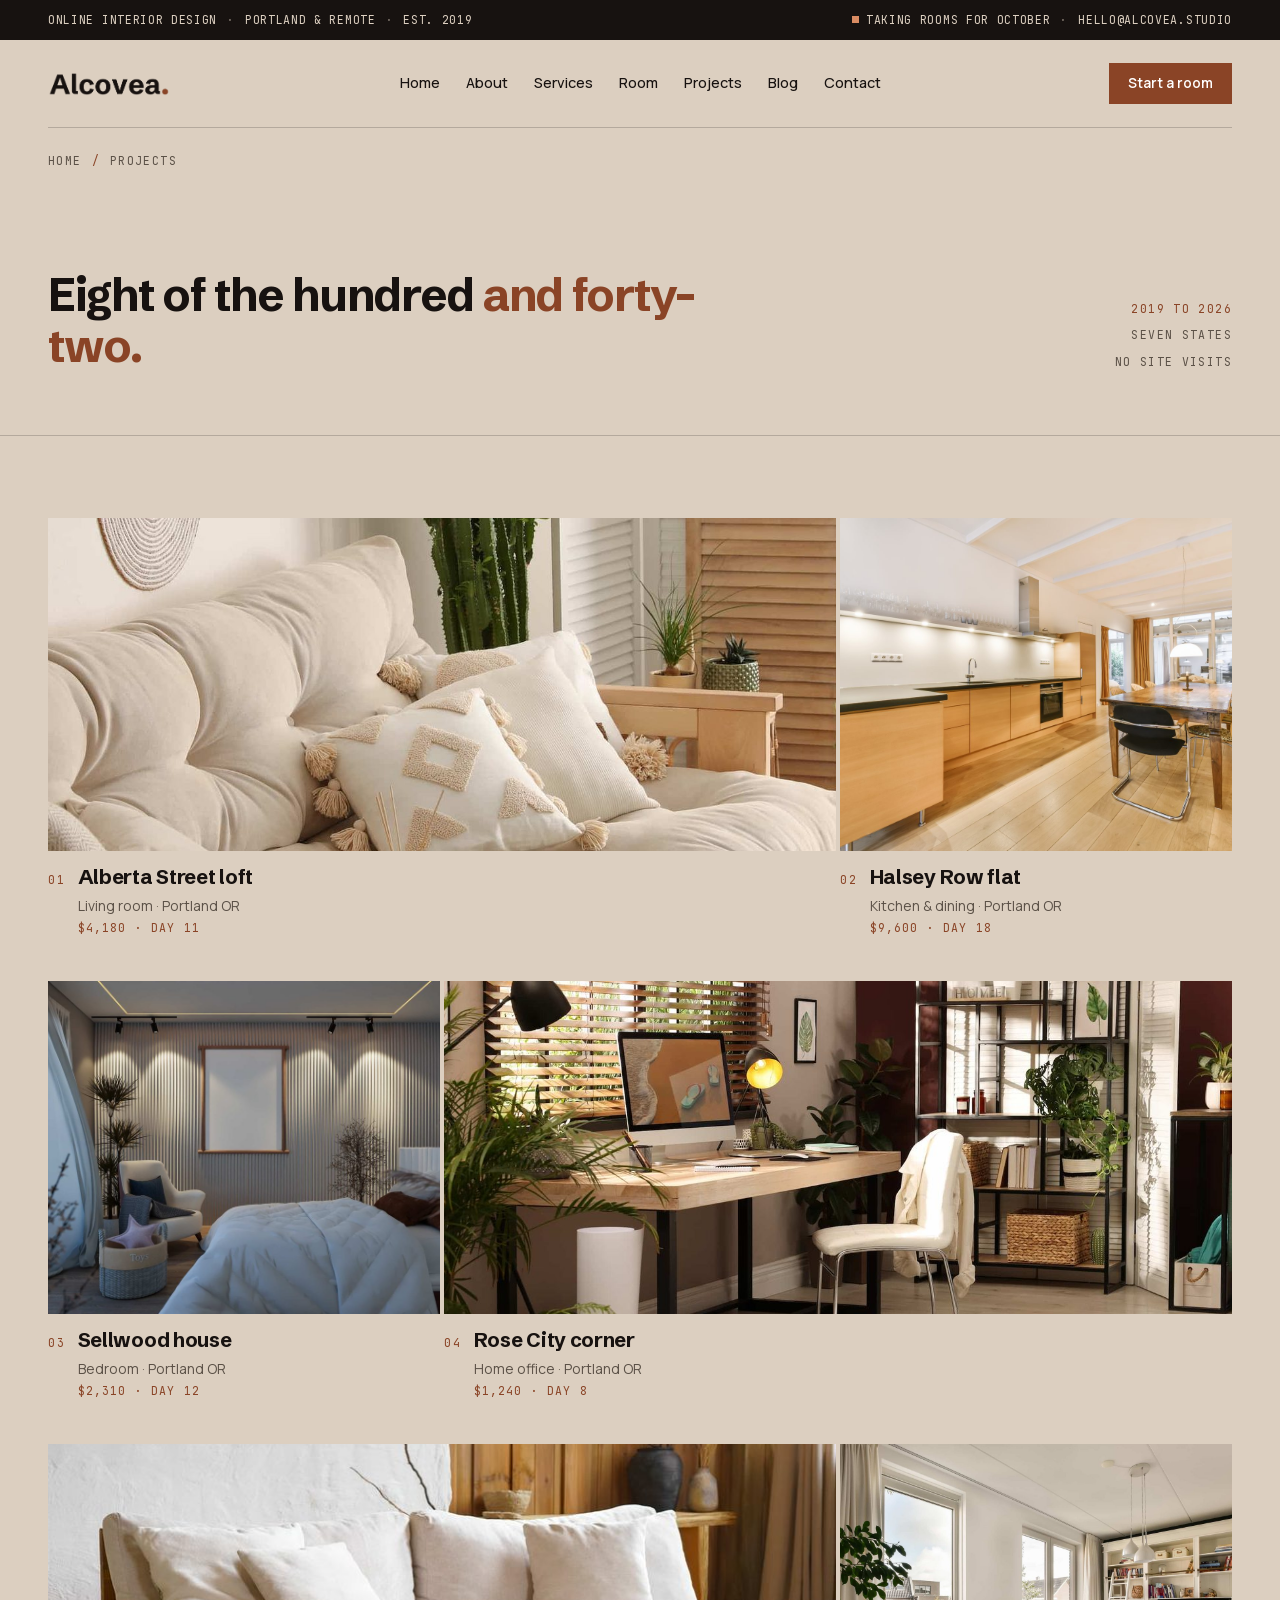
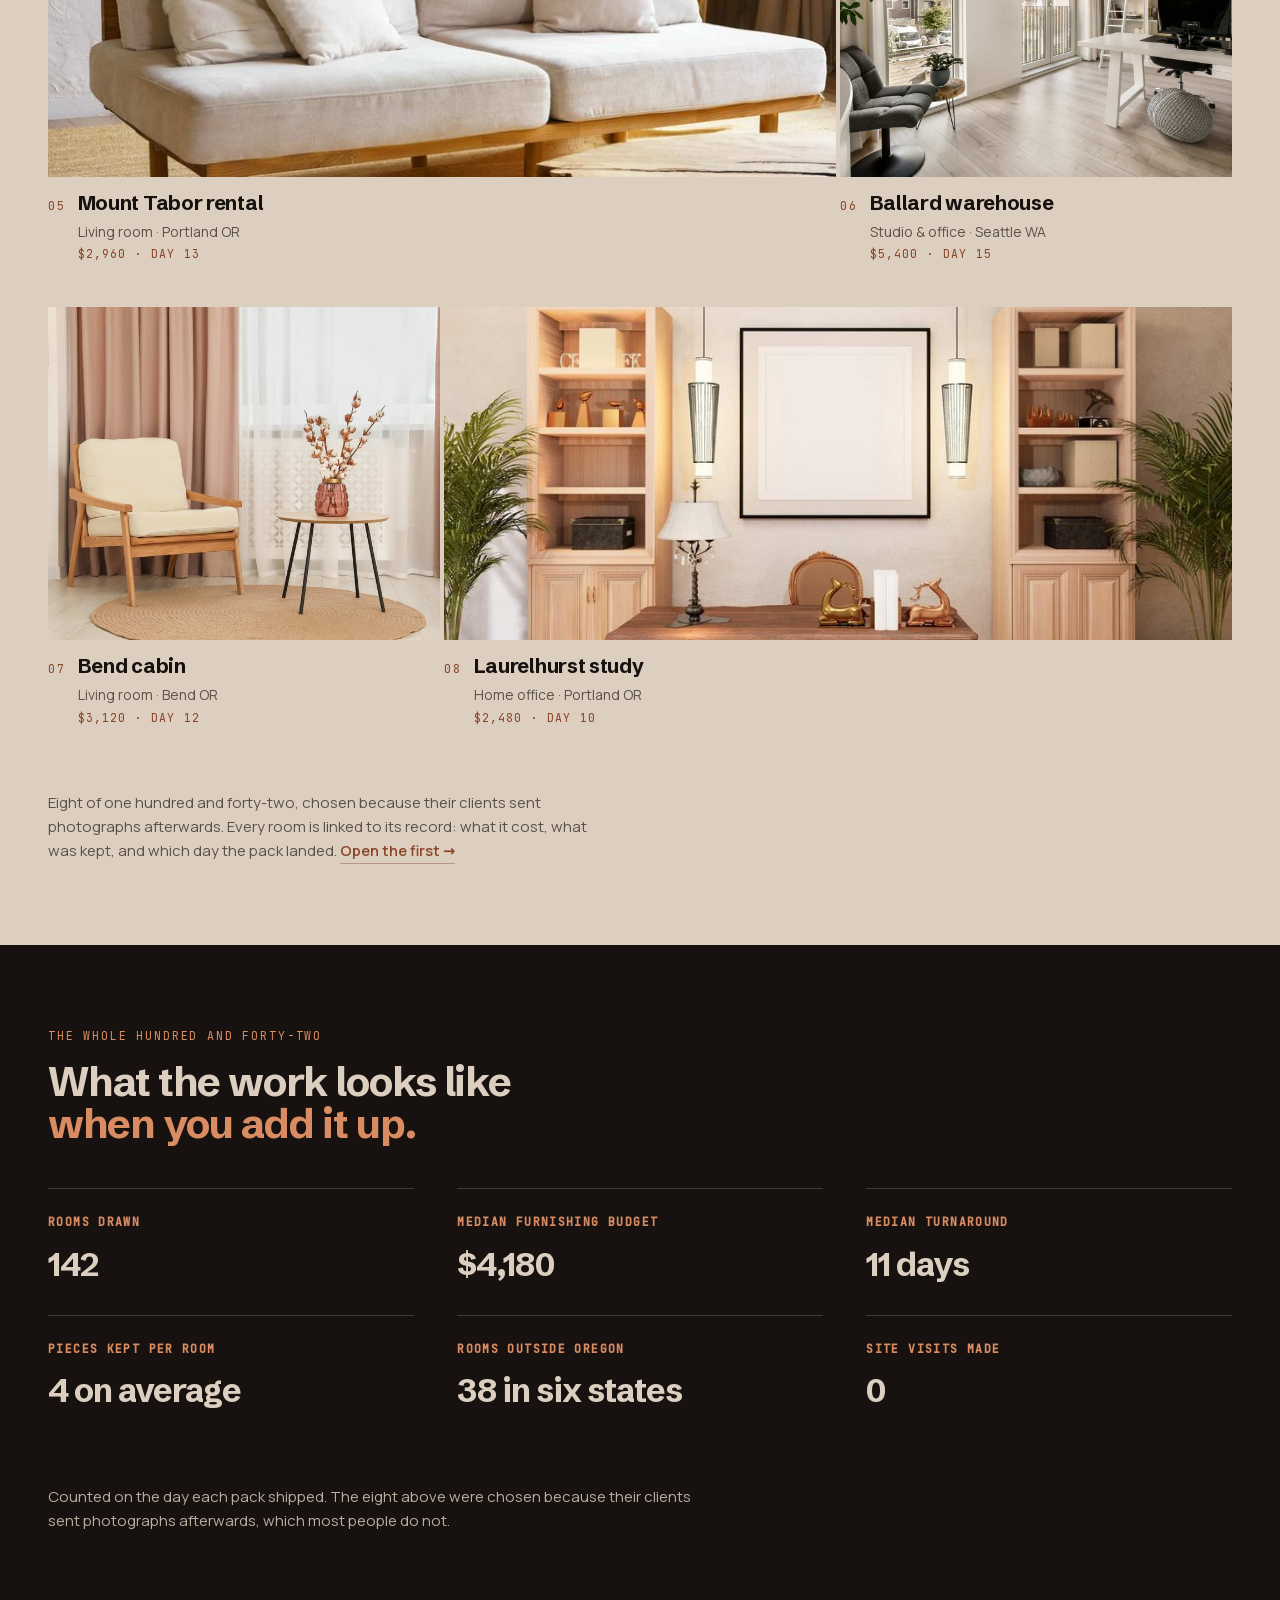
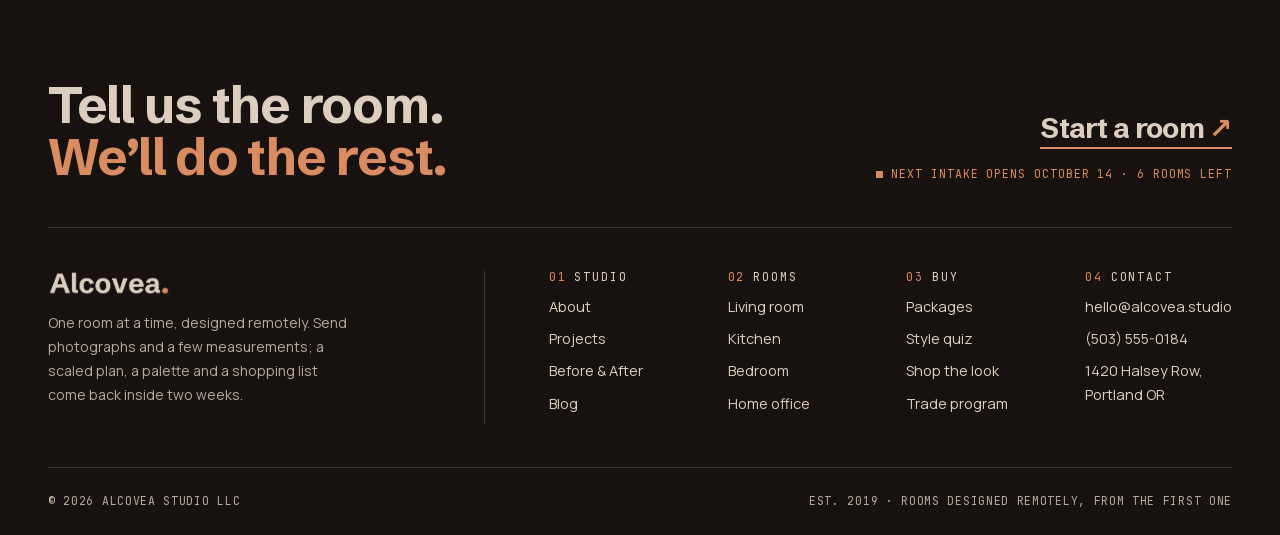
<file: projects.html>
<!DOCTYPE html>
<html lang="en">

<head>
  <meta charset="UTF-8">
  <meta name="viewport" content="width=device-width, initial-scale=1.0">
  <title>Projects — Alcovea</title>
  <meta name="description" content="Eight of the 142 rooms the studio has drawn, with what each client spent and how long the pack took. Every one drawn from photographs, none visited.">
  <meta property="og:type" content="website">
  <meta property="og:title" content="Projects — Alcovea">
  <meta property="og:description" content="Eight of the 142 rooms the studio has drawn, with what each client spent and how long the pack took. Every one drawn from photographs, none visited.">
  <meta property="og:image" content="assets/img/ba-after.jpg">
  <link rel="icon" type="image/svg+xml" href="assets/img/favicon.svg">
  <link rel="stylesheet" href="assets/css/bootstrap.min.css">
    <link rel="stylesheet" href="assets/css/fonts.css">
  <link rel="stylesheet" href="assets/css/main.css">
</head>
<body>
  <!-- Utility bar and navigation -->

  <div class="site-bar">
    <div class="container">
      <div class="site-bar__row d-flex justify-content-between align-items-center gap-3">
        <p class="site-bar__l">
          <span>Online interior design</span><i aria-hidden="true">&middot;</i><span>Portland &amp; remote</span><i aria-hidden="true">&middot;</i><span>Est. 2019</span>
        </p>
        <p class="site-bar__r">
          <span class="site-bar__live align-items-center"><i aria-hidden="true"></i>Taking rooms for October</span>
          <b aria-hidden="true">&middot;</b>
          <a href="mailto:hello@alcovea.studio">hello@alcovea.studio</a>
        </p>
      </div>
    </div>
  </div>
  <nav class="site-nav" id="mainNav">
    <div class="container">
      <div class="site-nav__bar d-flex align-items-center">
        <a class="site-nav__brand" href="index.html"><img class="site-nav__brand-img" src="assets/img/logo-ink.png" alt="Alcovea" width="590" height="115"></a>
        <ul class="site-nav__menu d-none d-xl-flex p-0">
          <li class="site-nav__item position-relative"><a class="site-nav__link d-inline-flex align-items-center" href="index.html">Home</a></li>
           
          
        <li class="site-nav__item position-relative"><a class="site-nav__link d-inline-flex align-items-center" href="about.html">About</a></li>

        <li class="site-nav__item position-relative"><a class="site-nav__link d-inline-flex align-items-center" href="services.html">Services</a></li>

        <li class="site-nav__item position-relative"><a class="site-nav__link d-inline-flex align-items-center" href="rooms.html">Room</a></li>

        <li class="site-nav__item position-relative"><a class="site-nav__link d-inline-flex align-items-center" href="projects.html">Projects</a></li>

        <li class="site-nav__item position-relative"><a class="site-nav__link d-inline-flex align-items-center" href="blog.html">Blog</a></li>

        <li class="site-nav__item position-relative"><a class="site-nav__link d-inline-flex align-items-center" href="contact.html">Contact</a></li>
        </ul>
        <div class="site-nav__side d-flex align-items-center gap-3">
          <a class="btn-a btn-a--sm site-nav__cta" href="contact.html">Start a room</a>
          <button class="site-nav__burger flex-column justify-content-center" type="button" data-nav-toggle aria-label="Open menu" aria-expanded="false" aria-controls="navMobilePanel">
            <span></span>
            <span></span>
          </button>
        </div>
      </div>
    </div>
  </nav>

  <div class="site-nav__mobile h-100" id="navMobilePanel">
    <div class="site-nav__mobile-head d-flex align-items-center justify-content-between mb-4">
      <a class="site-nav__brand" href="index.html"><img class="site-nav__brand-img" src="assets/img/logo-light.png" alt="Alcovea" width="590" height="115"></a>
      <button class="site-nav__mobile-close" type="button" data-nav-close aria-label="Close menu">&times;</button>
    </div>
    <ul class="site-nav__mobile-list m-0 p-0">
      <li class="site-nav__item position-relative"><a class="site-nav__link d-inline-flex align-items-center" href="index.html">Home</a></li>
           
          
        <li class="site-nav__item position-relative"><a class="site-nav__link d-inline-flex align-items-center" href="about.html">About</a></li>

        <li class="site-nav__item position-relative"><a class="site-nav__link d-inline-flex align-items-center" href="services.html">Services</a></li>

        <li class="site-nav__item position-relative"><a class="site-nav__link d-inline-flex align-items-center" href="rooms.html">Room</a></li>

        <li class="site-nav__item position-relative"><a class="site-nav__link d-inline-flex align-items-center" href="projects.html">Projects</a></li>

        <li class="site-nav__item position-relative"><a class="site-nav__link d-inline-flex align-items-center" href="blog.html">Blog</a></li>

        <li class="site-nav__item position-relative"><a class="site-nav__link d-inline-flex align-items-center" href="contact.html">Contact</a></li>
      
    </ul>
    <div class="site-nav__mobile-foot">
      <a class="btn-a btn-a--plaster" href="contact.html">Start a room</a>
    </div>
  </div>
  <div class="site-nav__overlay" data-nav-close></div>

  <main>

  <!-- Hero: Eight of the hundred and forty-two (.cover) -->
  <header class="cover">
    <div class="container cover__inner d-flex flex-column">
      <nav class="crumb mb-4" aria-label="Breadcrumb">
        <ol class="crumb__list d-flex flex-wrap m-0 p-0">
          <li><a href="index.html">Home</a></li>
          <li class="crumb__sep" aria-hidden="true">/</li>
          <li aria-current="page">Projects</li>
        </ol>
      </nav>
      <div class="cover__foot align-items-lg-end" data-reveal>
        <h1 class="cover__title m-0">Eight of the hundred <em>and forty-two.</em></h1>
        <p class="cover__note d-flex flex-wrap m-0 flex-lg-column align-items-lg-end text-lg-end"><span>2019 to 2026</span><span>Seven states</span><span>No site visits</span></p>
      </div>
    </div>
  </header>

  <!-- Section: mos (.mos) -->
  <section class="mos">
    <div class="container">
      <div class="mos__grid">
        <figure class="mos__t mos__t--w m-0" data-reveal>
          <a class="zoom" href="project-detail.html"><img src="assets/img/room-living.jpg" alt="Alberta Street loft living room" width="1200" height="1500" loading="lazy"></a>
          <figcaption class="mos__cap align-items-baseline">
            <span class="mos__no">01</span>
            <b>Alberta Street loft</b>
            <span class="mos__m">Living room &middot; Portland OR</span>
            <i>$4,180 &middot; day 11</i>
          </figcaption>
        </figure>
        <figure class="mos__t m-0" data-reveal>
          <a class="zoom" href="project-detail.html"><img src="assets/img/room-kitchen.jpg" alt="Halsey Row flat kitchen and dining" width="1200" height="900" loading="lazy"></a>
          <figcaption class="mos__cap align-items-baseline">
            <span class="mos__no">02</span>
            <b>Halsey Row flat</b>
            <span class="mos__m">Kitchen &amp; dining &middot; Portland OR</span>
            <i>$9,600 &middot; day 18</i>
          </figcaption>
        </figure>
        <figure class="mos__t m-0" data-reveal>
          <a class="zoom" href="project-detail.html"><img src="assets/img/arc-2.jpg" alt="Sellwood house bedroom" width="900" height="700" loading="lazy"></a>
          <figcaption class="mos__cap align-items-baseline">
            <span class="mos__no">03</span>
            <b>Sellwood house</b>
            <span class="mos__m">Bedroom &middot; Portland OR</span>
            <i>$2,310 &middot; day 12</i>
          </figcaption>
        </figure>
        <figure class="mos__t mos__t--w m-0" data-reveal>
          <a class="zoom" href="project-detail.html"><img src="assets/img/room-nursery.jpg" alt="Rose City corner home office" width="1200" height="900" loading="lazy"></a>
          <figcaption class="mos__cap align-items-baseline">
            <span class="mos__no">04</span>
            <b>Rose City corner</b>
            <span class="mos__m">Home office &middot; Portland OR</span>
            <i>$1,240 &middot; day 8</i>
          </figcaption>
        </figure>
        <figure class="mos__t mos__t--w m-0" data-reveal>
          <a class="zoom" href="project-detail.html"><img src="assets/img/style-pale.jpg" alt="Mount Tabor rental living room" width="800" height="600" loading="lazy"></a>
          <figcaption class="mos__cap align-items-baseline">
            <span class="mos__no">05</span>
            <b>Mount Tabor rental</b>
            <span class="mos__m">Living room &middot; Portland OR</span>
            <i>$2,960 &middot; day 13</i>
          </figcaption>
        </figure>
        <figure class="mos__t m-0" data-reveal>
          <a class="zoom" href="project-detail.html"><img src="assets/img/ba3-after.jpg" alt="Ballard warehouse studio and office" width="1400" height="1050" loading="lazy"></a>
          <figcaption class="mos__cap align-items-baseline">
            <span class="mos__no">06</span>
            <b>Ballard warehouse</b>
            <span class="mos__m">Studio &amp; office &middot; Seattle WA</span>
            <i>$5,400 &middot; day 15</i>
          </figcaption>
        </figure>
        <figure class="mos__t m-0" data-reveal>
          <a class="zoom" href="project-detail.html"><img src="assets/img/style-warm.jpg" alt="Bend cabin living room" width="800" height="600" loading="lazy"></a>
          <figcaption class="mos__cap align-items-baseline">
            <span class="mos__no">07</span>
            <b>Bend cabin</b>
            <span class="mos__m">Living room &middot; Bend OR</span>
            <i>$3,120 &middot; day 12</i>
          </figcaption>
        </figure>
        <figure class="mos__t mos__t--w m-0" data-reveal>
          <a class="zoom" href="project-detail.html"><img src="assets/img/arc-3.jpg" alt="Laurelhurst study" width="900" height="700" loading="lazy"></a>
          <figcaption class="mos__cap align-items-baseline">
            <span class="mos__no">08</span>
            <b>Laurelhurst study</b>
            <span class="mos__m">Home office &middot; Portland OR</span>
            <i>$2,480 &middot; day 10</i>
          </figcaption>
        </figure>
      </div>
      <p class="mos__note">Eight of one hundred and forty-two, chosen because their clients sent photographs afterwards. Every room is linked to its record: what it cost, what was kept, and which day the pack landed. <a class="lnk" href="project-detail.html">Open the first</a></p>
    </div>
  </section>

  <!-- Section: What the work looks like when you add it up (.counted) -->
  <section class="counted">
    <div class="container">
      <div class="shead shead--light" data-reveal>
        <p class="shead__kick">The whole hundred and forty-two</p>
        <h2 class="shead__title">What the work looks like<em>when you add it up.</em></h2>
      </div>
      <dl class="counted__l" data-reveal>
        <div><dt>Rooms drawn</dt><dd>142</dd></div>
        <div><dt>Median furnishing budget</dt><dd>$4,180</dd></div>
        <div><dt>Median turnaround</dt><dd>11 days</dd></div>
        <div><dt>Pieces kept per room</dt><dd>4 on average</dd></div>
        <div><dt>Rooms outside Oregon</dt><dd>38 in six states</dd></div>
        <div><dt>Site visits made</dt><dd>0</dd></div>
      </dl>
      <p class="counted__note">Counted on the day each pack shipped. The eight above were chosen because their clients sent photographs afterwards, which most people do not.</p>
    </div>
  </section>

  </main>

  <!-- Footer -->
  <footer class="site-foot">
    <div class="container">
      <div class="site-foot__head gap-4 align-items-lg-end">
        <h2 class="site-foot__title"><span>Tell us the room.</span><em>We&rsquo;ll do the rest.</em></h2>
        <div class="site-foot__act d-flex flex-column align-items-start align-items-lg-end gap-3">
          <a class="site-foot__go" href="contact.html">Start a room</a>
          <p class="site-foot__intake align-items-center gap-2 m-0"><i aria-hidden="true"></i>Next intake opens October 14 &middot; 6 rooms left</p>
        </div>
      </div>

      <div class="site-foot__body">
        <div class="site-foot__brand">
          <img class="site-foot__logo" src="assets/img/logo-light.png" alt="Alcovea" width="590" height="115">
          <p class="site-foot__desc mt-3 mx-0 mb-0">One room at a time, designed remotely. Send photographs and a few measurements; a scaled plan, a palette and a shopping list come back inside two weeks.</p>
        </div>
        <nav class="site-foot__cols" aria-label="Footer">
          <div class="fcol">
            <h3 class="fcol__label d-flex align-items-baseline gap-2"><i aria-hidden="true">01</i>Studio</h3>
            <ul class="fcol__list m-0 p-0">
              <li><a href="about.html">About</a></li>
              <li><a href="projects.html">Projects</a></li>
              <li><a href="before-after.html">Before &amp; After</a></li>
              <li><a href="blog.html">Blog</a></li>
            </ul>
          </div>
          <div class="fcol">
            <h3 class="fcol__label d-flex align-items-baseline gap-2"><i aria-hidden="true">02</i>Rooms</h3>
            <ul class="fcol__list m-0 p-0">
              <li><a href="rooms.html">Living room</a></li>
              <li><a href="rooms.html">Kitchen</a></li>
              <li><a href="rooms.html">Bedroom</a></li>
              <li><a href="rooms.html">Home office</a></li>
            </ul>
          </div>
          <div class="fcol">
            <h3 class="fcol__label d-flex align-items-baseline gap-2"><i aria-hidden="true">03</i>Buy</h3>
            <ul class="fcol__list m-0 p-0">
              <li><a href="packages.html">Packages</a></li>
              <li><a href="style-quiz.html">Style quiz</a></li>
              <li><a href="shop-the-look.html">Shop the look</a></li>
              <li><a href="trade-program.html">Trade program</a></li>
            </ul>
          </div>
          <div class="fcol">
            <h3 class="fcol__label d-flex align-items-baseline gap-2"><i aria-hidden="true">04</i>Contact</h3>
            <ul class="fcol__list m-0 p-0">
              <li><a href="mailto:hello@alcovea.studio">hello@alcovea.studio</a></li>
              <li><a href="tel:+15035550184">(503) 555-0184</a></li>
              <li><a href="contact.html">1420 Halsey Row, Portland OR</a></li>
            </ul>
          </div>
        </nav>
      </div>

      <p class="site-foot__copy d-flex flex-wrap justify-content-between gap-2 m-0 pt-4"><span>&copy; 2026 Alcovea Studio LLC</span><span>Est. 2019 &middot; Rooms designed remotely, from the first one</span></p>
    </div>
  </footer>

  <script src="assets/js/bootstrap.bundle.min.js"></script>
  <script src="assets/js/main.js"></script>
</body>

</html>
</file>
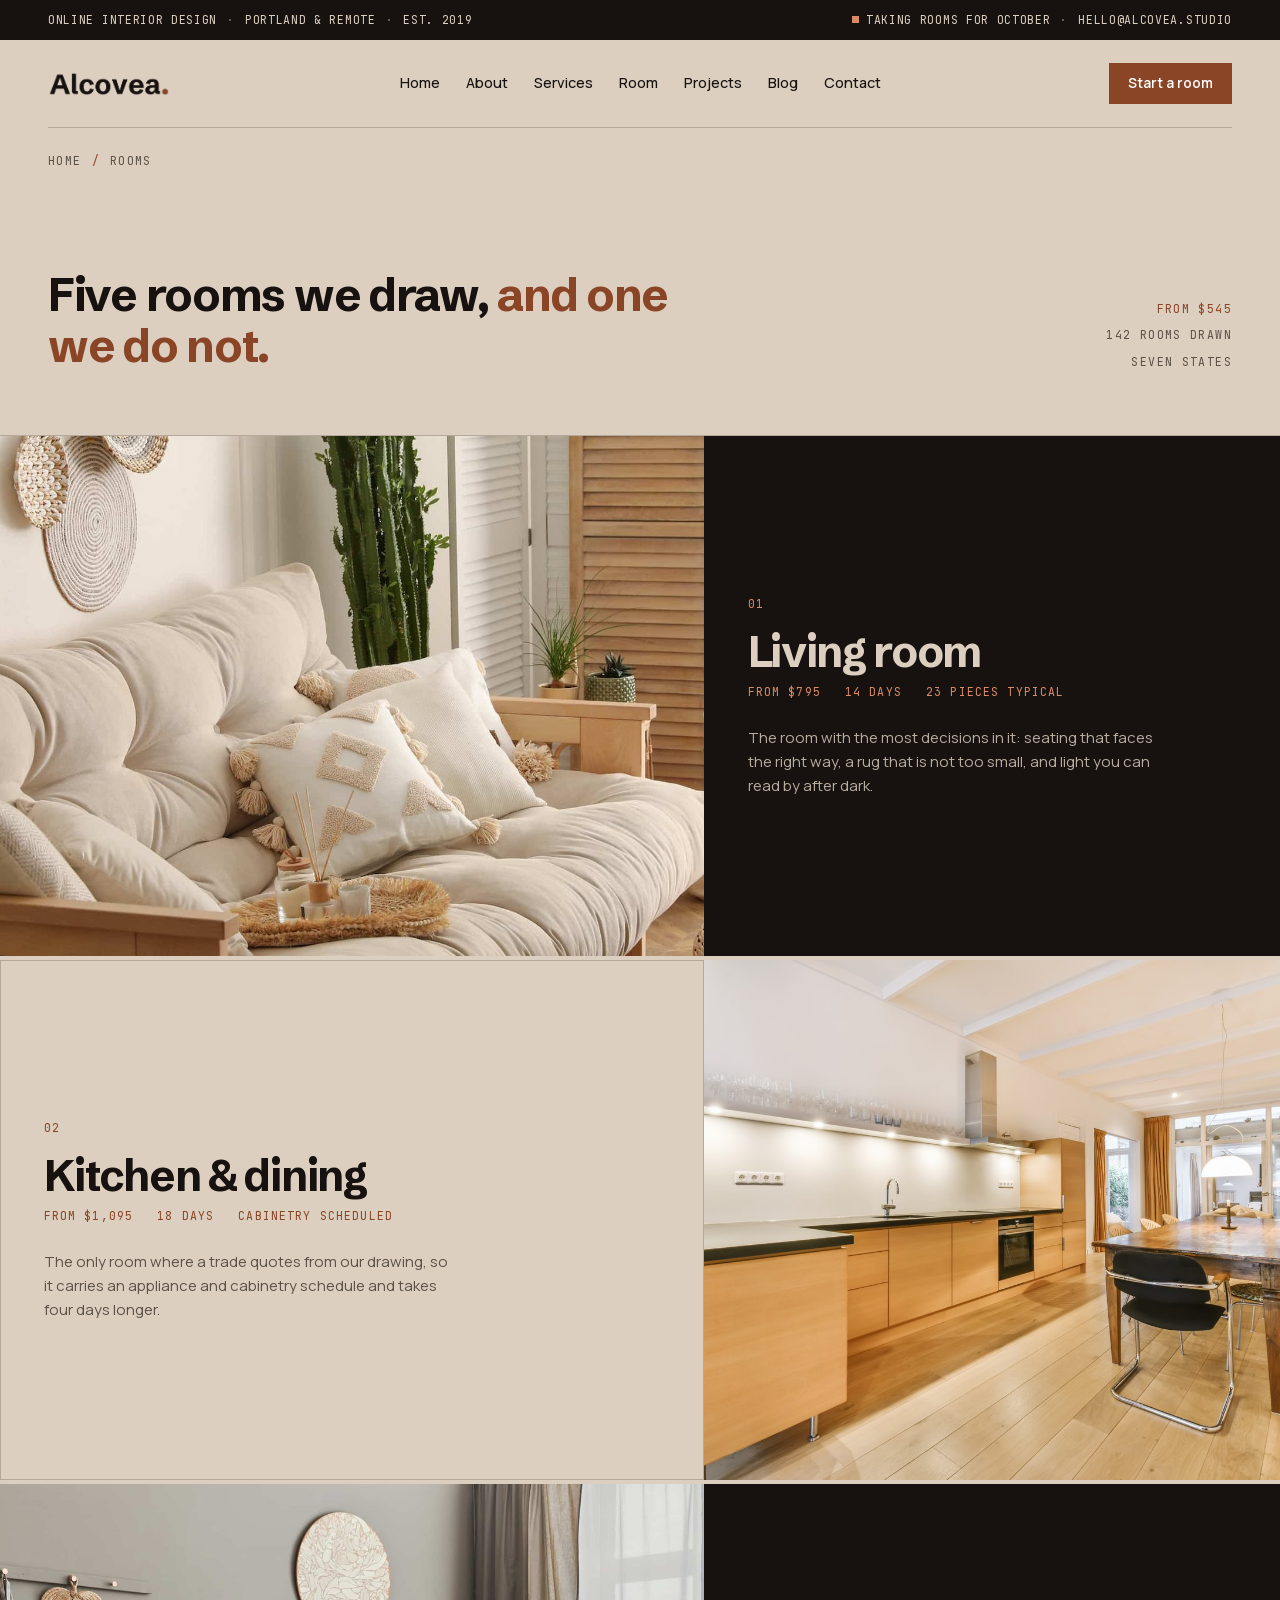
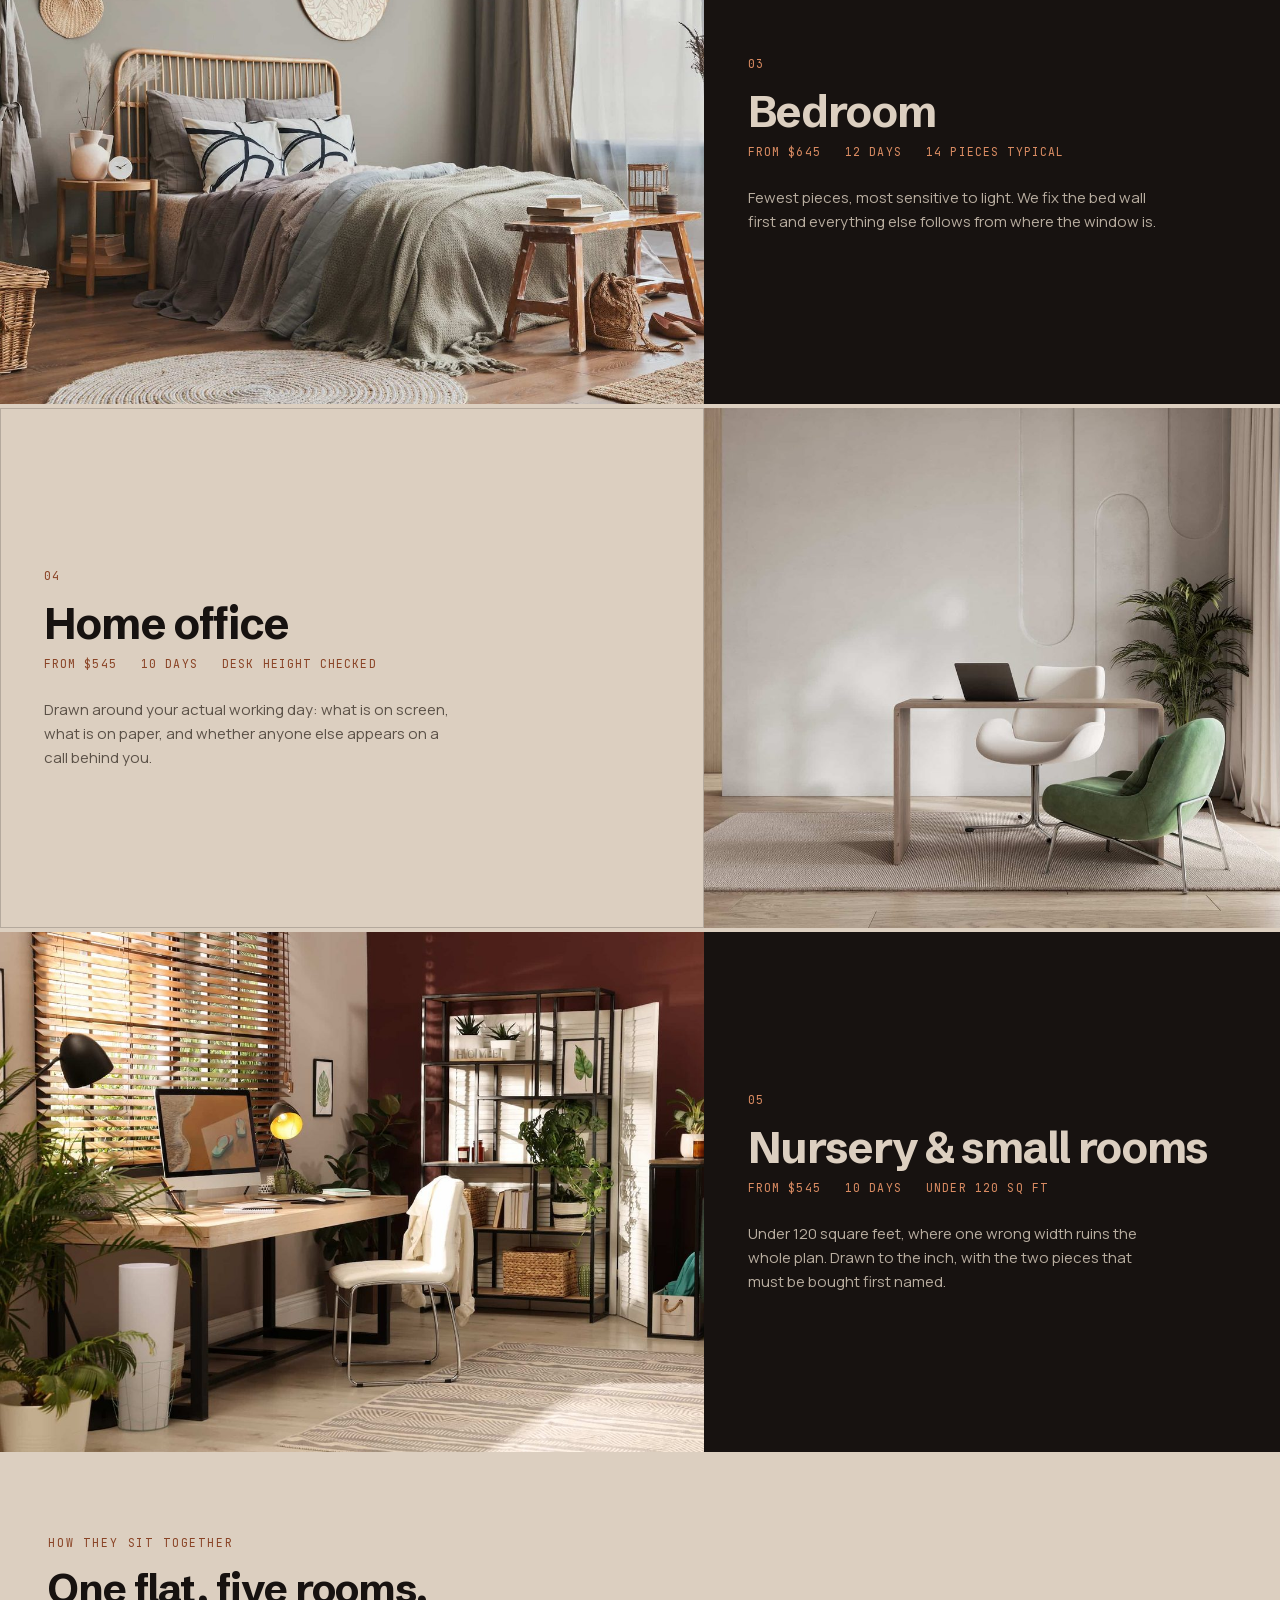
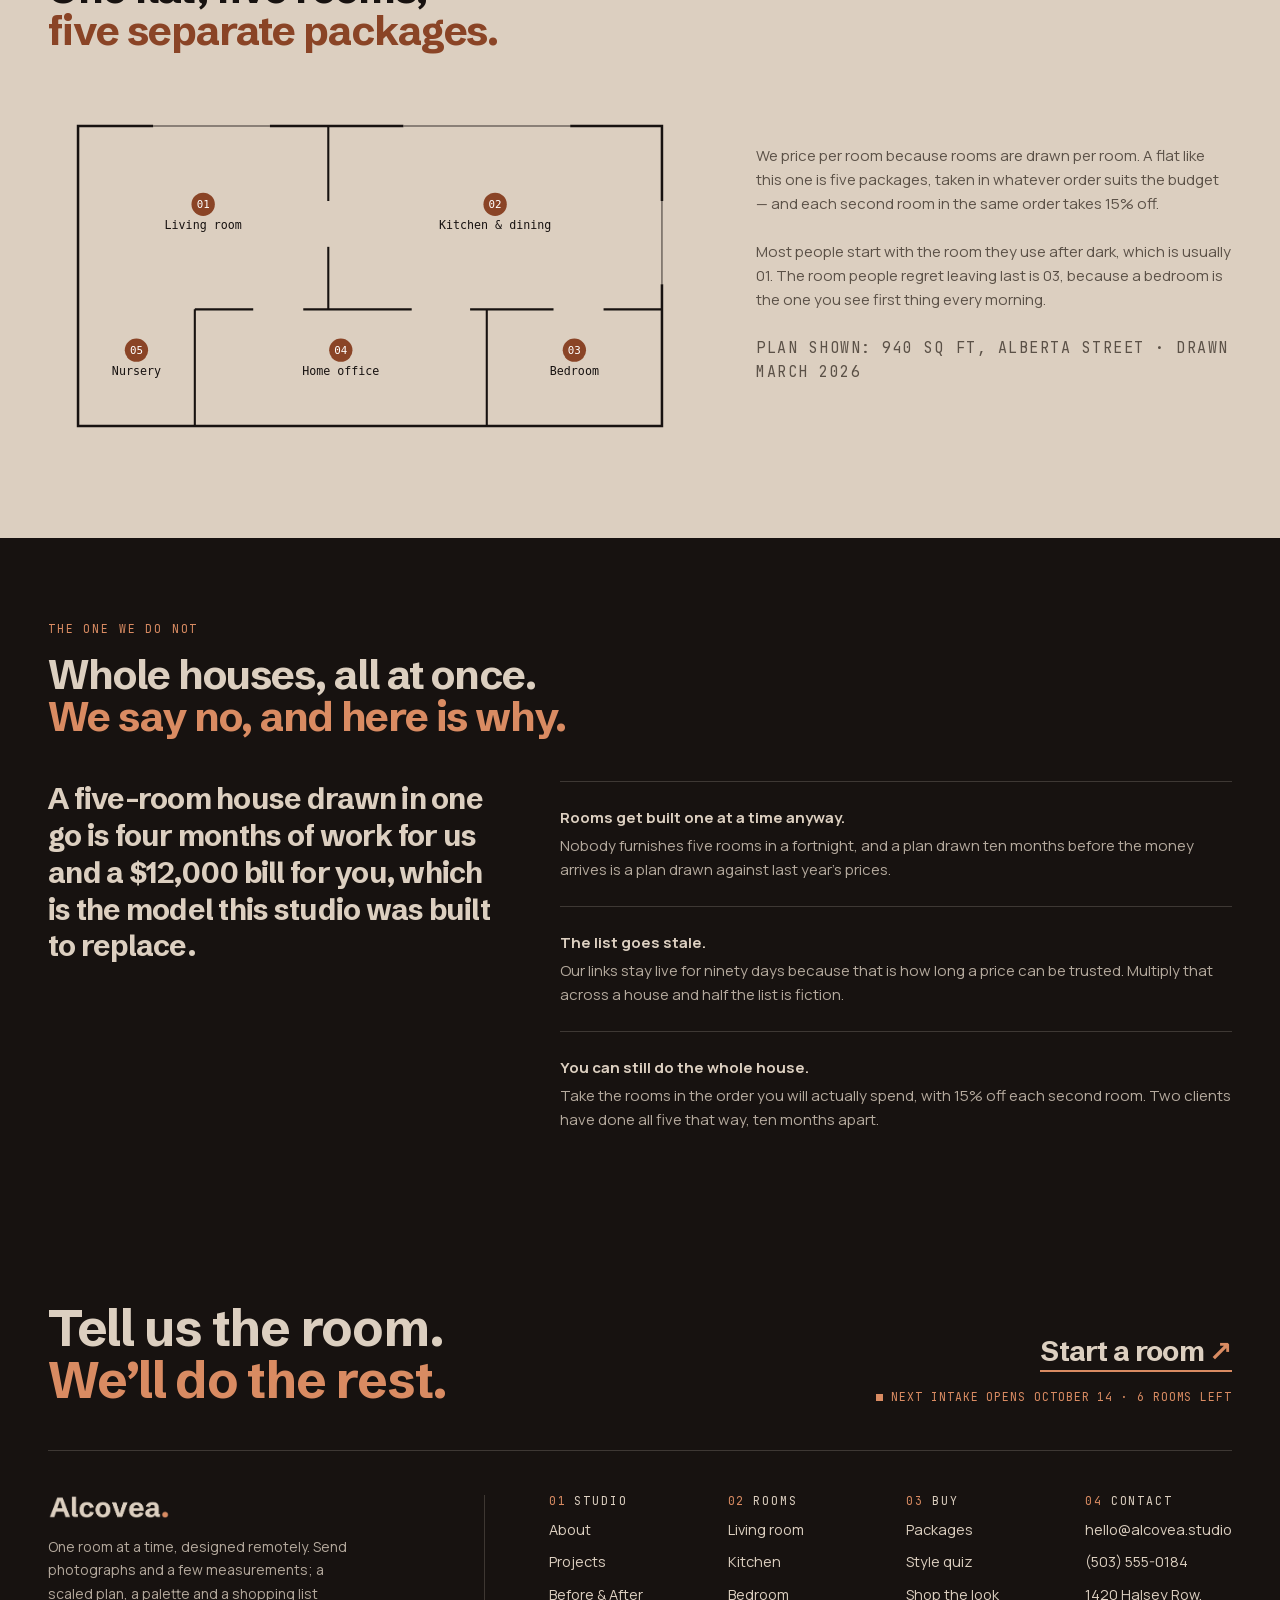
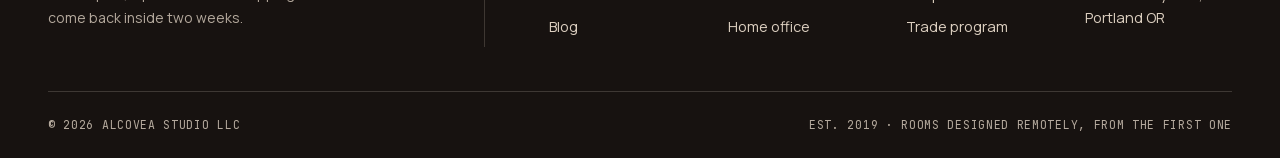
<file: rooms.html>
<!DOCTYPE html>
<html lang="en">

<head>
  <meta charset="UTF-8">
  <meta name="viewport" content="width=device-width, initial-scale=1.0">
  <title>Rooms — Alcovea</title>
  <meta name="description" content="Five rooms we draw: living room from $795, kitchen and dining from $1,095, bedroom from $645, home office and small rooms from $545. Priced per room, drawn per room.">
  <meta property="og:type" content="website">
  <meta property="og:title" content="Rooms — Alcovea">
  <meta property="og:description" content="Five rooms we draw: living room from $795, kitchen and dining from $1,095, bedroom from $645, home office and small rooms from $545. Priced per room, drawn per room.">
  <meta property="og:image" content="assets/img/ba-after.jpg">
  <link rel="icon" type="image/svg+xml" href="assets/img/favicon.svg">
  <link rel="stylesheet" href="assets/css/bootstrap.min.css">
    <link rel="stylesheet" href="assets/css/fonts.css">
  <link rel="stylesheet" href="assets/css/main.css">
</head>
<body>
  <!-- Utility bar and navigation -->

  <div class="site-bar">
    <div class="container">
      <div class="site-bar__row d-flex justify-content-between align-items-center gap-3">
        <p class="site-bar__l">
          <span>Online interior design</span><i aria-hidden="true">&middot;</i><span>Portland &amp; remote</span><i aria-hidden="true">&middot;</i><span>Est. 2019</span>
        </p>
        <p class="site-bar__r">
          <span class="site-bar__live align-items-center"><i aria-hidden="true"></i>Taking rooms for October</span>
          <b aria-hidden="true">&middot;</b>
          <a href="mailto:hello@alcovea.studio">hello@alcovea.studio</a>
        </p>
      </div>
    </div>
  </div>
  <nav class="site-nav" id="mainNav">
    <div class="container">
      <div class="site-nav__bar d-flex align-items-center">
        <a class="site-nav__brand" href="index.html"><img class="site-nav__brand-img" src="assets/img/logo-ink.png" alt="Alcovea" width="590" height="115"></a>
        <ul class="site-nav__menu d-none d-xl-flex p-0">
          <li class="site-nav__item position-relative"><a class="site-nav__link d-inline-flex align-items-center" href="index.html">Home</a></li>
           
          
        <li class="site-nav__item position-relative"><a class="site-nav__link d-inline-flex align-items-center" href="about.html">About</a></li>

        <li class="site-nav__item position-relative"><a class="site-nav__link d-inline-flex align-items-center" href="services.html">Services</a></li>

        <li class="site-nav__item position-relative"><a class="site-nav__link d-inline-flex align-items-center" href="rooms.html">Room</a></li>

        <li class="site-nav__item position-relative"><a class="site-nav__link d-inline-flex align-items-center" href="projects.html">Projects</a></li>

        <li class="site-nav__item position-relative"><a class="site-nav__link d-inline-flex align-items-center" href="blog.html">Blog</a></li>

        <li class="site-nav__item position-relative"><a class="site-nav__link d-inline-flex align-items-center" href="contact.html">Contact</a></li>
        </ul>
        <div class="site-nav__side d-flex align-items-center gap-3">
          <a class="btn-a btn-a--sm site-nav__cta" href="contact.html">Start a room</a>
          <button class="site-nav__burger flex-column justify-content-center" type="button" data-nav-toggle aria-label="Open menu" aria-expanded="false" aria-controls="navMobilePanel">
            <span></span>
            <span></span>
          </button>
        </div>
      </div>
    </div>
  </nav>

  <div class="site-nav__mobile h-100" id="navMobilePanel">
    <div class="site-nav__mobile-head d-flex align-items-center justify-content-between mb-4">
      <a class="site-nav__brand" href="index.html"><img class="site-nav__brand-img" src="assets/img/logo-light.png" alt="Alcovea" width="590" height="115"></a>
      <button class="site-nav__mobile-close" type="button" data-nav-close aria-label="Close menu">&times;</button>
    </div>
    <ul class="site-nav__mobile-list m-0 p-0">
      <li class="site-nav__item position-relative"><a class="site-nav__link d-inline-flex align-items-center" href="index.html">Home</a></li>
           
          
        <li class="site-nav__item position-relative"><a class="site-nav__link d-inline-flex align-items-center" href="about.html">About</a></li>

        <li class="site-nav__item position-relative"><a class="site-nav__link d-inline-flex align-items-center" href="services.html">Services</a></li>

        <li class="site-nav__item position-relative"><a class="site-nav__link d-inline-flex align-items-center" href="rooms.html">Room</a></li>

        <li class="site-nav__item position-relative"><a class="site-nav__link d-inline-flex align-items-center" href="projects.html">Projects</a></li>

        <li class="site-nav__item position-relative"><a class="site-nav__link d-inline-flex align-items-center" href="blog.html">Blog</a></li>

        <li class="site-nav__item position-relative"><a class="site-nav__link d-inline-flex align-items-center" href="contact.html">Contact</a></li>
    </ul>
    <div class="site-nav__mobile-foot">
      <a class="btn-a btn-a--plaster" href="contact.html">Start a room</a>
    </div>
  </div>
  <div class="site-nav__overlay" data-nav-close></div>

  <main>

  <!-- Hero: Five rooms we draw, and one we do not (.cover) -->
  <header class="cover">
    <div class="container cover__inner d-flex flex-column">
      <nav class="crumb mb-4" aria-label="Breadcrumb">
        <ol class="crumb__list d-flex flex-wrap m-0 p-0">
          <li><a href="index.html">Home</a></li>
          <li class="crumb__sep" aria-hidden="true">/</li>
          <li aria-current="page">Rooms</li>
        </ol>
      </nav>
      <div class="cover__foot align-items-lg-end" data-reveal>
        <h1 class="cover__title m-0">Five rooms we draw, <em>and one we do not.</em></h1>
        <p class="cover__note d-flex flex-wrap m-0 flex-lg-column align-items-lg-end text-lg-end"><span>From $545</span><span>142 rooms drawn</span><span>Seven states</span></p>
      </div>
    </div>
  </header>

  <!-- Section: Living room (.rindex) -->
  <section class="rindex gap-1">
    <figure class="rband position-relative m-0" data-reveal>
      <a class="zoom" href="room-detail.html"><img src="assets/img/room-living.jpg" alt="A living room the studio drew for a Portland loft" width="1200" height="1500" loading="lazy"></a>
      <figcaption class="rband__cap d-flex flex-column justify-content-center">
        <p class="rband__no mt-0 mx-0 mb-3">01</p>
        <h2 class="rband__t"><a href="room-detail.html">Living room</a></h2>
        <p class="rband__f d-flex flex-wrap mt-0 mx-0 mb-4"><span>From $795</span><span>14 days</span><span>23 pieces typical</span></p>
        <p class="rband__d m-0">The room with the most decisions in it: seating that faces the right way, a rug that is not too small, and light you can read by after dark.</p>
      </figcaption>
    </figure>
    <figure class="rband rband--flip position-relative m-0" data-reveal>
      <a class="zoom" href="room-detail.html"><img src="assets/img/room-kitchen.jpg" alt="A kitchen and dining scheme with cabinetry specified" width="1200" height="900" loading="lazy"></a>
      <figcaption class="rband__cap d-flex flex-column justify-content-center">
        <p class="rband__no mt-0 mx-0 mb-3">02</p>
        <h2 class="rband__t"><a href="room-detail.html">Kitchen &amp; dining</a></h2>
        <p class="rband__f d-flex flex-wrap mt-0 mx-0 mb-4"><span>From $1,095</span><span>18 days</span><span>Cabinetry scheduled</span></p>
        <p class="rband__d m-0">The only room where a trade quotes from our drawing, so it carries an appliance and cabinetry schedule and takes four days longer.</p>
      </figcaption>
    </figure>
    <figure class="rband position-relative m-0" data-reveal>
      <a class="zoom" href="room-detail.html"><img src="assets/img/room-bed.jpg" alt="A bedroom scheme in neutral linen" width="1200" height="900" loading="lazy"></a>
      <figcaption class="rband__cap d-flex flex-column justify-content-center">
        <p class="rband__no mt-0 mx-0 mb-3">03</p>
        <h2 class="rband__t"><a href="room-detail.html">Bedroom</a></h2>
        <p class="rband__f d-flex flex-wrap mt-0 mx-0 mb-4"><span>From $645</span><span>12 days</span><span>14 pieces typical</span></p>
        <p class="rband__d m-0">Fewest pieces, most sensitive to light. We fix the bed wall first and everything else follows from where the window is.</p>
      </figcaption>
    </figure>
    <figure class="rband rband--flip position-relative m-0" data-reveal>
      <a class="zoom" href="room-detail.html"><img src="assets/img/room-office.jpg" alt="A home office in a loft" width="1200" height="900" loading="lazy"></a>
      <figcaption class="rband__cap d-flex flex-column justify-content-center">
        <p class="rband__no mt-0 mx-0 mb-3">04</p>
        <h2 class="rband__t"><a href="room-detail.html">Home office</a></h2>
        <p class="rband__f d-flex flex-wrap mt-0 mx-0 mb-4"><span>From $545</span><span>10 days</span><span>Desk height checked</span></p>
        <p class="rband__d m-0">Drawn around your actual working day: what is on screen, what is on paper, and whether anyone else appears on a call behind you.</p>
      </figcaption>
    </figure>
    <figure class="rband position-relative m-0" data-reveal>
      <a class="zoom" href="room-detail.html"><img src="assets/img/room-nursery.jpg" alt="A small room with a desk and warm curtains" width="1200" height="900" loading="lazy"></a>
      <figcaption class="rband__cap d-flex flex-column justify-content-center">
        <p class="rband__no mt-0 mx-0 mb-3">05</p>
        <h2 class="rband__t"><a href="room-detail.html">Nursery &amp; small rooms</a></h2>
        <p class="rband__f d-flex flex-wrap mt-0 mx-0 mb-4"><span>From $545</span><span>10 days</span><span>Under 120 sq ft</span></p>
        <p class="rband__d m-0">Under 120 square feet, where one wrong width ruins the whole plan. Drawn to the inch, with the two pieces that must be bought first named.</p>
      </figcaption>
    </figure>
  </section>

  <!-- Section: One flat, five rooms, five separate packages (.apt) -->
  <section class="apt">
    <div class="container">
      <div class="shead" data-reveal>
        <p class="shead__kick">How they sit together</p>
        <h2 class="shead__title">One flat, five rooms,<em>five separate packages.</em></h2>
      </div>
      <div class="apt__grid align-items-center" data-reveal>
        <img class="apt__plan w-100" src="assets/img/plan-apartment.svg" alt="A flat plan with the five room types numbered" width="772" height="432" loading="lazy">
        <div class="apt__body">
          <p>We price per room because rooms are drawn per room. A flat like this one is five packages, taken in whatever order suits the budget &mdash; and each second room in the same order takes 15% off.</p>
          <p>Most people start with the room they use after dark, which is usually 01. The room people regret leaving last is 03, because a bedroom is the one you see first thing every morning.</p>
          <p class="apt__meta">Plan shown: 940 sq ft, Alberta Street &middot; drawn March 2026</p>
        </div>
      </div>
    </div>
  </section>

  <!-- Section: Whole houses, all at once. We say no, and here is why (.norooms) -->
  <section class="norooms">
    <div class="container">
      <div class="shead shead--light" data-reveal>
        <p class="shead__kick">The one we do not</p>
        <h2 class="shead__title">Whole houses, all at once.<em>We say no, and here is why.</em></h2>
      </div>
      <div class="norooms__grid">
        <p class="norooms__lead m-0">A five-room house drawn in one go is four months of work for us and a $12,000 bill for you, which is the model this studio was built to replace.</p>
        <ul class="norooms__list m-0" data-reveal>
          <li><b>Rooms get built one at a time anyway.</b> Nobody furnishes five rooms in a fortnight, and a plan drawn ten months before the money arrives is a plan drawn against last year&rsquo;s prices.</li>
          <li><b>The list goes stale.</b> Our links stay live for ninety days because that is how long a price can be trusted. Multiply that across a house and half the list is fiction.</li>
          <li><b>You can still do the whole house.</b> Take the rooms in the order you will actually spend, with 15% off each second room. Two clients have done all five that way, ten months apart.</li>
        </ul>
      </div>
    </div>
  </section>

  </main>

  <!-- Footer -->
  <footer class="site-foot">
    <div class="container">
      <div class="site-foot__head gap-4 align-items-lg-end">
        <h2 class="site-foot__title"><span>Tell us the room.</span><em>We&rsquo;ll do the rest.</em></h2>
        <div class="site-foot__act d-flex flex-column align-items-start align-items-lg-end gap-3">
          <a class="site-foot__go" href="contact.html">Start a room</a>
          <p class="site-foot__intake align-items-center gap-2 m-0"><i aria-hidden="true"></i>Next intake opens October 14 &middot; 6 rooms left</p>
        </div>
      </div>

      <div class="site-foot__body">
        <div class="site-foot__brand">
          <img class="site-foot__logo" src="assets/img/logo-light.png" alt="Alcovea" width="590" height="115">
          <p class="site-foot__desc mt-3 mx-0 mb-0">One room at a time, designed remotely. Send photographs and a few measurements; a scaled plan, a palette and a shopping list come back inside two weeks.</p>
        </div>
        <nav class="site-foot__cols" aria-label="Footer">
          <div class="fcol">
            <h3 class="fcol__label d-flex align-items-baseline gap-2"><i aria-hidden="true">01</i>Studio</h3>
            <ul class="fcol__list m-0 p-0">
              <li><a href="about.html">About</a></li>
              <li><a href="projects.html">Projects</a></li>
              <li><a href="before-after.html">Before &amp; After</a></li>
              <li><a href="blog.html">Blog</a></li>
            </ul>
          </div>
          <div class="fcol">
            <h3 class="fcol__label d-flex align-items-baseline gap-2"><i aria-hidden="true">02</i>Rooms</h3>
            <ul class="fcol__list m-0 p-0">
              <li><a href="rooms.html">Living room</a></li>
              <li><a href="rooms.html">Kitchen</a></li>
              <li><a href="rooms.html">Bedroom</a></li>
              <li><a href="rooms.html">Home office</a></li>
            </ul>
          </div>
          <div class="fcol">
            <h3 class="fcol__label d-flex align-items-baseline gap-2"><i aria-hidden="true">03</i>Buy</h3>
            <ul class="fcol__list m-0 p-0">
              <li><a href="packages.html">Packages</a></li>
              <li><a href="style-quiz.html">Style quiz</a></li>
              <li><a href="shop-the-look.html">Shop the look</a></li>
              <li><a href="trade-program.html">Trade program</a></li>
            </ul>
          </div>
          <div class="fcol">
            <h3 class="fcol__label d-flex align-items-baseline gap-2"><i aria-hidden="true">04</i>Contact</h3>
            <ul class="fcol__list m-0 p-0">
              <li><a href="mailto:hello@alcovea.studio">hello@alcovea.studio</a></li>
              <li><a href="tel:+15035550184">(503) 555-0184</a></li>
              <li><a href="contact.html">1420 Halsey Row, Portland OR</a></li>
            </ul>
          </div>
        </nav>
      </div>

      <p class="site-foot__copy d-flex flex-wrap justify-content-between gap-2 m-0 pt-4"><span>&copy; 2026 Alcovea Studio LLC</span><span>Est. 2019 &middot; Rooms designed remotely, from the first one</span></p>
    </div>
  </footer>

  <script src="assets/js/bootstrap.bundle.min.js"></script>
  <script src="assets/js/main.js"></script>
</body>

</html>
</file>
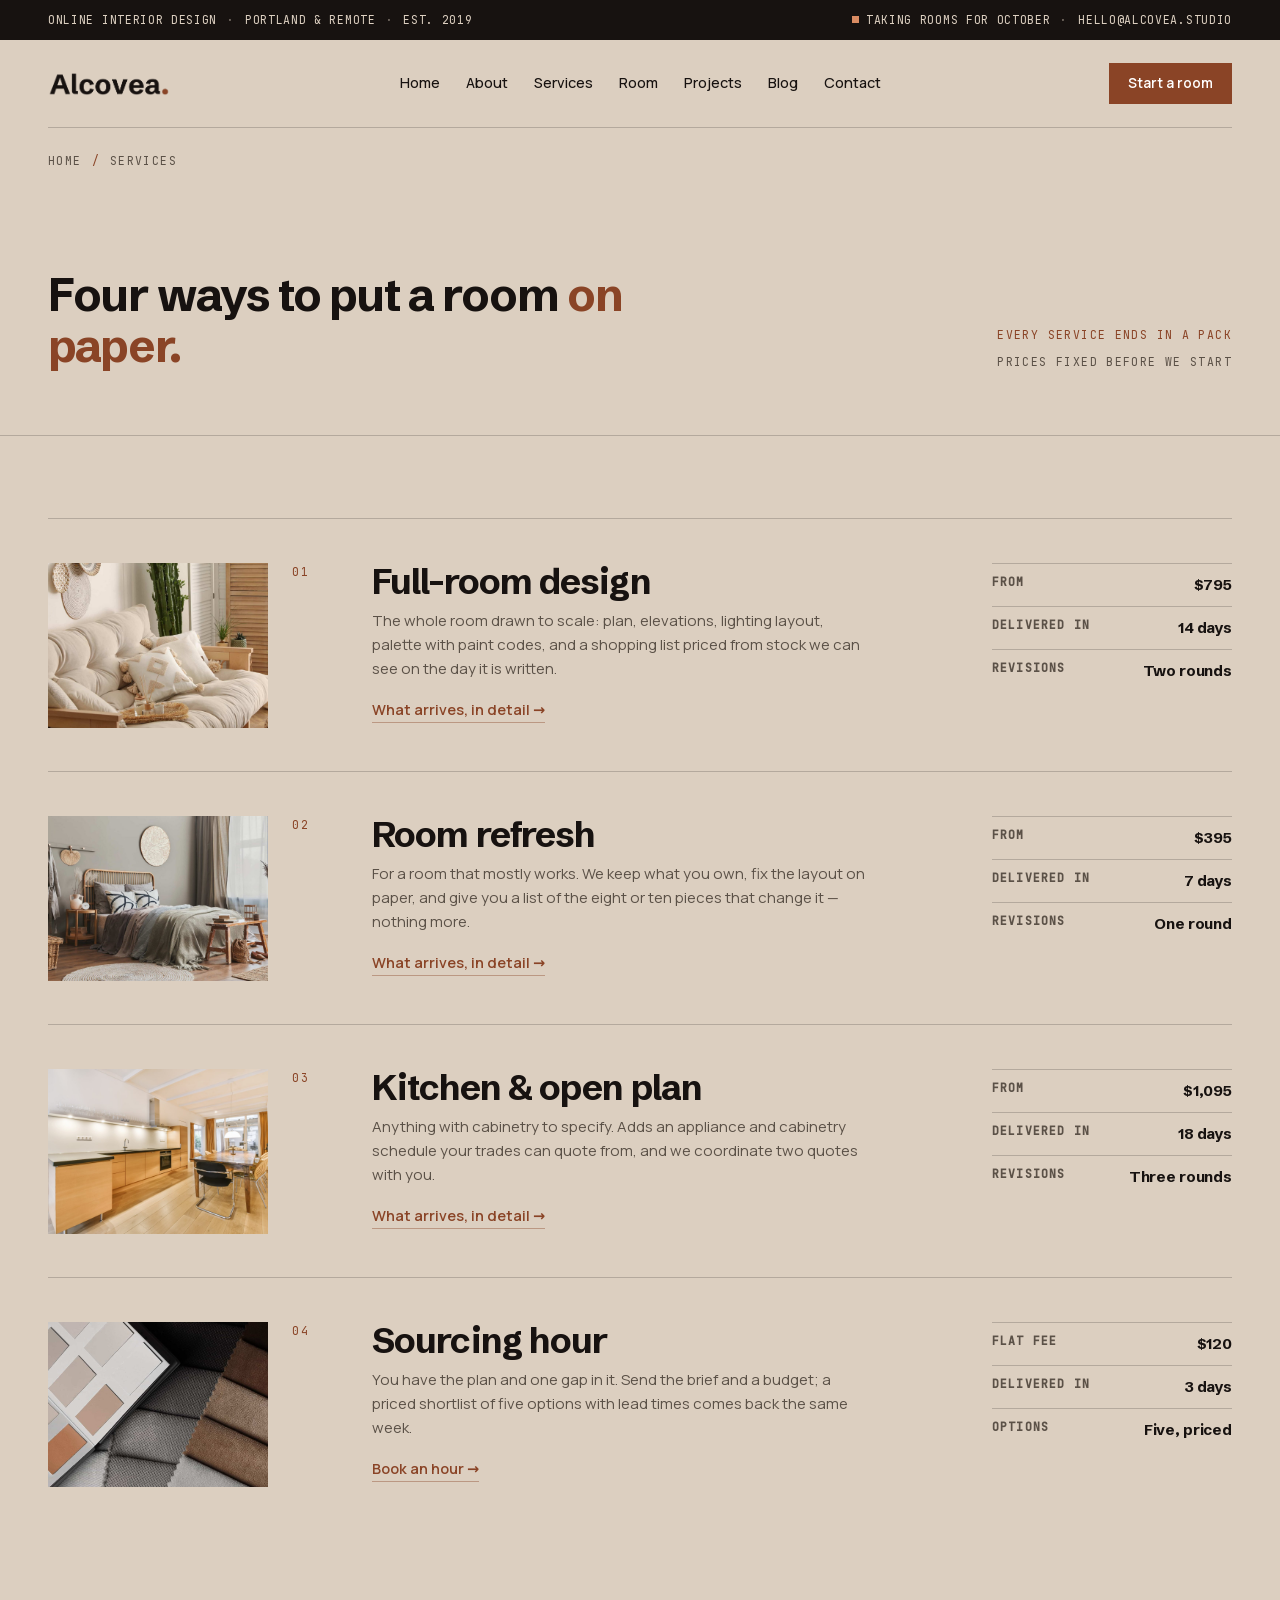
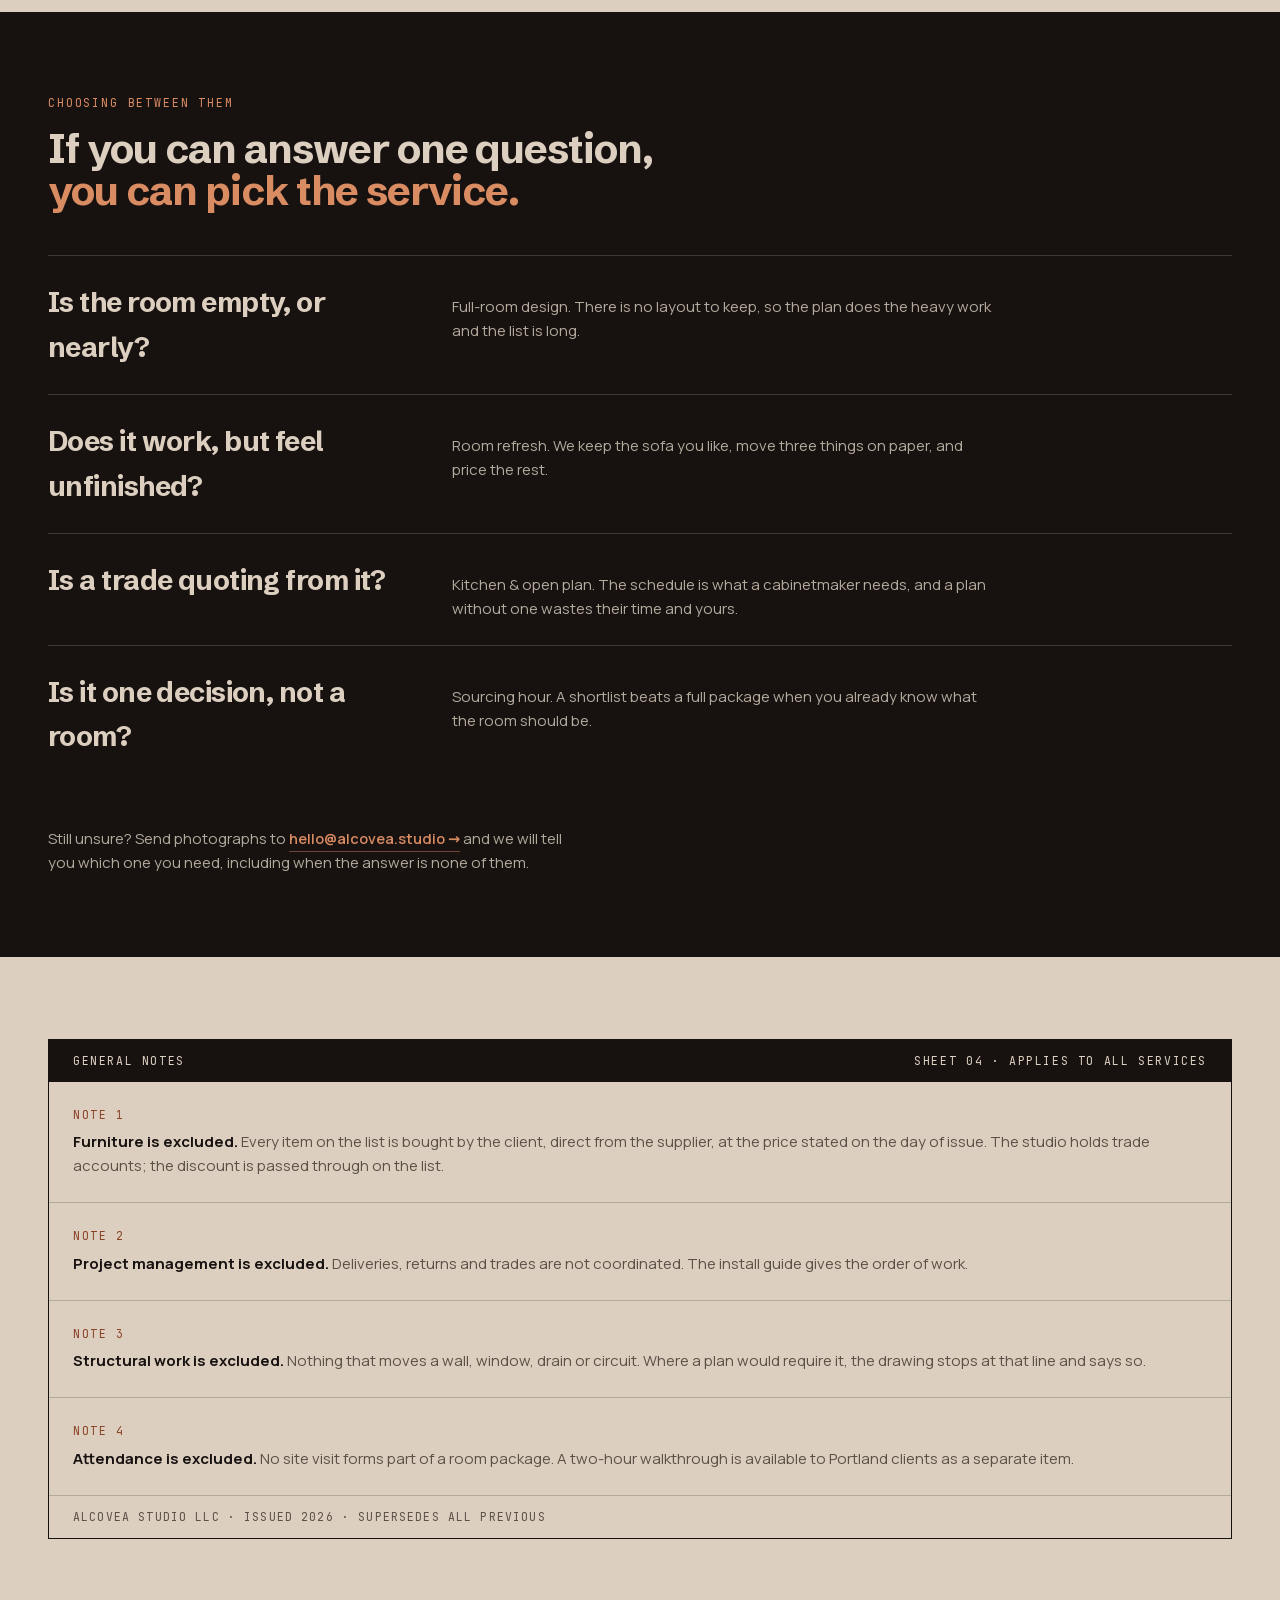
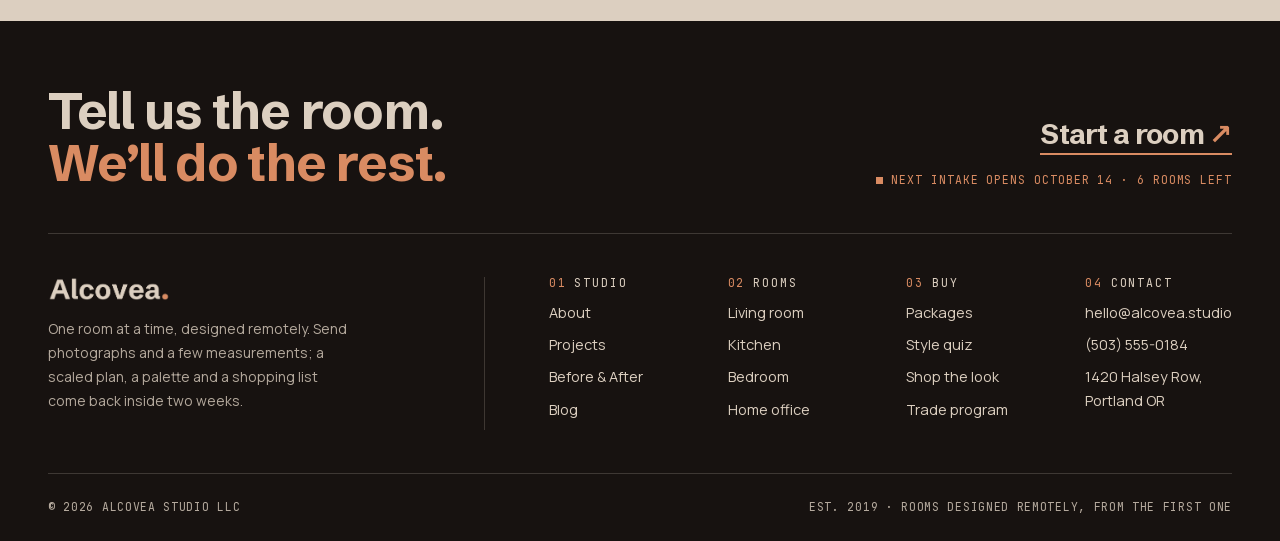
<file: services.html>
<!DOCTYPE html>
<html lang="en">

<head>
  <meta charset="UTF-8">
  <meta name="viewport" content="width=device-width, initial-scale=1.0">
  <title>Services — Alcovea</title>
  <meta name="description" content="Four ways to put a room on paper: full-room design from $795, room refresh from $395, kitchen and open plan from $1,095, and a $120 sourcing hour.">
  <meta property="og:type" content="website">
  <meta property="og:title" content="Services — Alcovea">
  <meta property="og:description" content="Four ways to put a room on paper: full-room design from $795, room refresh from $395, kitchen and open plan from $1,095, and a $120 sourcing hour.">
  <meta property="og:image" content="assets/img/ba-after.jpg">
  <link rel="icon" type="image/svg+xml" href="assets/img/favicon.svg">
  <link rel="stylesheet" href="assets/css/bootstrap.min.css">
    <link rel="stylesheet" href="assets/css/fonts.css">
  <link rel="stylesheet" href="assets/css/main.css">
</head>
<body>
  <!-- Utility bar and navigation -->

  <div class="site-bar">
    <div class="container">
      <div class="site-bar__row d-flex justify-content-between align-items-center gap-3">
        <p class="site-bar__l">
          <span>Online interior design</span><i aria-hidden="true">&middot;</i><span>Portland &amp; remote</span><i aria-hidden="true">&middot;</i><span>Est. 2019</span>
        </p>
        <p class="site-bar__r">
          <span class="site-bar__live align-items-center"><i aria-hidden="true"></i>Taking rooms for October</span>
          <b aria-hidden="true">&middot;</b>
          <a href="mailto:hello@alcovea.studio">hello@alcovea.studio</a>
        </p>
      </div>
    </div>
  </div>
  <nav class="site-nav" id="mainNav">
    <div class="container">
      <div class="site-nav__bar d-flex align-items-center">
        <a class="site-nav__brand" href="index.html"><img class="site-nav__brand-img" src="assets/img/logo-ink.png" alt="Alcovea" width="590" height="115"></a>
        <ul class="site-nav__menu d-none d-xl-flex p-0">
          <li class="site-nav__item position-relative"><a class="site-nav__link d-inline-flex align-items-center" href="index.html">Home</a></li>
           
          
        <li class="site-nav__item position-relative"><a class="site-nav__link d-inline-flex align-items-center" href="about.html">About</a></li>

        <li class="site-nav__item position-relative"><a class="site-nav__link d-inline-flex align-items-center" href="services.html">Services</a></li>

        <li class="site-nav__item position-relative"><a class="site-nav__link d-inline-flex align-items-center" href="rooms.html">Room</a></li>

        <li class="site-nav__item position-relative"><a class="site-nav__link d-inline-flex align-items-center" href="projects.html">Projects</a></li>

        <li class="site-nav__item position-relative"><a class="site-nav__link d-inline-flex align-items-center" href="blog.html">Blog</a></li>

        <li class="site-nav__item position-relative"><a class="site-nav__link d-inline-flex align-items-center" href="contact.html">Contact</a></li>
        </ul>
        <div class="site-nav__side d-flex align-items-center gap-3">
          <a class="btn-a btn-a--sm site-nav__cta" href="contact.html">Start a room</a>
          <button class="site-nav__burger flex-column justify-content-center" type="button" data-nav-toggle aria-label="Open menu" aria-expanded="false" aria-controls="navMobilePanel">
            <span></span>
            <span></span>
          </button>
        </div>
      </div>
    </div>
  </nav>

  <div class="site-nav__mobile h-100" id="navMobilePanel">
    <div class="site-nav__mobile-head d-flex align-items-center justify-content-between mb-4">
      <a class="site-nav__brand" href="index.html"><img class="site-nav__brand-img" src="assets/img/logo-light.png" alt="Alcovea" width="590" height="115"></a>
      <button class="site-nav__mobile-close" type="button" data-nav-close aria-label="Close menu">&times;</button>
    </div>
    <ul class="site-nav__mobile-list m-0 p-0">
      <li class="site-nav__item position-relative"><a class="site-nav__link d-inline-flex align-items-center" href="index.html">Home</a></li>
           
          
        <li class="site-nav__item position-relative"><a class="site-nav__link d-inline-flex align-items-center" href="about.html">About</a></li>

        <li class="site-nav__item position-relative"><a class="site-nav__link d-inline-flex align-items-center" href="services.html">Services</a></li>

        <li class="site-nav__item position-relative"><a class="site-nav__link d-inline-flex align-items-center" href="rooms.html">Room</a></li>

        <li class="site-nav__item position-relative"><a class="site-nav__link d-inline-flex align-items-center" href="projects.html">Projects</a></li>

        <li class="site-nav__item position-relative"><a class="site-nav__link d-inline-flex align-items-center" href="blog.html">Blog</a></li>

        <li class="site-nav__item position-relative"><a class="site-nav__link d-inline-flex align-items-center" href="contact.html">Contact</a></li>
    </ul>
    <div class="site-nav__mobile-foot">
      <a class="btn-a btn-a--plaster" href="contact.html">Start a room</a>
    </div>
  </div>
  <div class="site-nav__overlay" data-nav-close></div>

  <main>

  <!-- Hero: Four ways to put a room on paper (.cover) -->
  <header class="cover">
    <div class="container cover__inner d-flex flex-column">
      <nav class="crumb mb-4" aria-label="Breadcrumb">
        <ol class="crumb__list d-flex flex-wrap m-0 p-0">
          <li><a href="index.html">Home</a></li>
          <li class="crumb__sep" aria-hidden="true">/</li>
          
          <li aria-current="page">Services</li>
        </ol>
      </nav>
      <div class="cover__foot align-items-lg-end" data-reveal>
        <h1 class="cover__title m-0">Four ways to put a room <em>on paper.</em></h1>
        <p class="cover__note d-flex flex-wrap m-0 flex-lg-column align-items-lg-end text-lg-end"><span>Every service ends in a pack</span><span>Prices fixed before we start</span></p>
      </div>
    </div>
  </header>

  <!-- Section: Full-room design (.srv) -->
  <section class="srv">
    <div class="container">
      <ol class="srows m-0 p-0">
        <li class="srow gap-4 align-items-md-start align-items-lg-start" data-reveal>
          <figure class="srow__fig m-0" data-reveal><a class="zoom" href="service-detail.html"><img src="assets/img/room-living.jpg" alt="A living room drawn in full" width="1200" height="1500" loading="lazy"></a></figure>
          <p class="srow__no m-0">01</p>
          <div class="srow__body">
            <h2 class="srow__t">Full-room design</h2>
            <p class="srow__d mt-0 mx-0 mb-3">The whole room drawn to scale: plan, elevations, lighting layout, palette with paint codes, and a shopping list priced from stock we can see on the day it is written.</p>
            <a class="lnk" href="service-detail.html">What arrives, in detail</a>
          </div>
          <dl class="srow__facts">
            <div><dt>From</dt><dd>$795</dd></div>
            <div><dt>Delivered in</dt><dd>14 days</dd></div>
            <div><dt>Revisions</dt><dd>Two rounds</dd></div>
          </dl>
        </li>
        <li class="srow gap-4 align-items-md-start align-items-lg-start" data-reveal>
          <figure class="srow__fig m-0" data-reveal><a class="zoom" href="service-detail.html"><img src="assets/img/room-bed.jpg" alt="A bedroom refreshed around what the client owned" width="1200" height="900" loading="lazy"></a></figure>
          <p class="srow__no m-0">02</p>
          <div class="srow__body">
            <h2 class="srow__t">Room refresh</h2>
            <p class="srow__d mt-0 mx-0 mb-3">For a room that mostly works. We keep what you own, fix the layout on paper, and give you a list of the eight or ten pieces that change it &mdash; nothing more.</p>
            <a class="lnk" href="service-detail.html">What arrives, in detail</a>
          </div>
          <dl class="srow__facts">
            <div><dt>From</dt><dd>$395</dd></div>
            <div><dt>Delivered in</dt><dd>7 days</dd></div>
            <div><dt>Revisions</dt><dd>One round</dd></div>
          </dl>
        </li>
        <li class="srow gap-4 align-items-md-start align-items-lg-start" data-reveal>
          <figure class="srow__fig m-0" data-reveal><a class="zoom" href="service-detail.html"><img src="assets/img/room-kitchen.jpg" alt="A kitchen with cabinetry specified" width="1200" height="900" loading="lazy"></a></figure>
          <p class="srow__no m-0">03</p>
          <div class="srow__body">
            <h2 class="srow__t">Kitchen &amp; open plan</h2>
            <p class="srow__d mt-0 mx-0 mb-3">Anything with cabinetry to specify. Adds an appliance and cabinetry schedule your trades can quote from, and we coordinate two quotes with you.</p>
            <a class="lnk" href="service-detail.html">What arrives, in detail</a>
          </div>
          <dl class="srow__facts">
            <div><dt>From</dt><dd>$1,095</dd></div>
            <div><dt>Delivered in</dt><dd>18 days</dd></div>
            <div><dt>Revisions</dt><dd>Three rounds</dd></div>
          </dl>
        </li>
        <li class="srow gap-4 align-items-md-start align-items-lg-start" data-reveal>
          <figure class="srow__fig m-0" data-reveal><a class="zoom" href="consultation.html"><img src="assets/img/svc-texture.jpg" alt="Fabric and weave samples on the sourcing desk" width="800" height="800" loading="lazy"></a></figure>
          <p class="srow__no m-0">04</p>
          <div class="srow__body">
            <h2 class="srow__t">Sourcing hour</h2>
            <p class="srow__d mt-0 mx-0 mb-3">You have the plan and one gap in it. Send the brief and a budget; a priced shortlist of five options with lead times comes back the same week.</p>
            <a class="lnk" href="consultation.html">Book an hour</a>
          </div>
          <dl class="srow__facts">
            <div><dt>Flat fee</dt><dd>$120</dd></div>
            <div><dt>Delivered in</dt><dd>3 days</dd></div>
            <div><dt>Options</dt><dd>Five, priced</dd></div>
          </dl>
        </li>
      </ol>
    </div>
  </section>

  <!-- Section: If you can answer one question, you can pick the service (.fit) -->
  <section class="fit">
    <div class="container">
      <div class="shead shead--light" data-reveal>
        <p class="shead__kick">Choosing between them</p>
        <h2 class="shead__title">If you can answer one question,<em>you can pick the service.</em></h2>
      </div>
      <dl class="fitlist gap-0">
        <div class="fitlist__i py-4 px-0 align-items-lg-baseline" data-reveal>
          <dt>Is the room empty, or nearly?</dt>
          <dd>Full-room design. There is no layout to keep, so the plan does the heavy work and the list is long.</dd>
        </div>
        <div class="fitlist__i py-4 px-0 align-items-lg-baseline" data-reveal>
          <dt>Does it work, but feel unfinished?</dt>
          <dd>Room refresh. We keep the sofa you like, move three things on paper, and price the rest.</dd>
        </div>
        <div class="fitlist__i py-4 px-0 align-items-lg-baseline" data-reveal>
          <dt>Is a trade quoting from it?</dt>
          <dd>Kitchen &amp; open plan. The schedule is what a cabinetmaker needs, and a plan without one wastes their time and yours.</dd>
        </div>
        <div class="fitlist__i py-4 px-0 align-items-lg-baseline" data-reveal>
          <dt>Is it one decision, not a room?</dt>
          <dd>Sourcing hour. A shortlist beats a full package when you already know what the room should be.</dd>
        </div>
      </dl>
      <p class="fit__note">Still unsure? Send photographs to <a class="lnk lnk--light" href="mailto:hello@alcovea.studio">hello@alcovea.studio</a> and we will tell you which one you need, including when the answer is none of them.</p>
    </div>
  </section>

  <!-- Section: never (.never) -->
  <section class="never">
    <div class="container">
      <div class="notice" data-reveal>
        <p class="notice__head d-flex flex-wrap justify-content-between gap-2 m-0"><span>General notes</span><span>Sheet 04 &middot; applies to all services</span></p>
        <ol class="notice__list m-0">
          <li><b>Furniture is excluded.</b> Every item on the list is bought by the client, direct from the supplier, at the price stated on the day of issue. The studio holds trade accounts; the discount is passed through on the list.</li>
          <li><b>Project management is excluded.</b> Deliveries, returns and trades are not coordinated. The install guide gives the order of work.</li>
          <li><b>Structural work is excluded.</b> Nothing that moves a wall, window, drain or circuit. Where a plan would require it, the drawing stops at that line and says so.</li>
          <li><b>Attendance is excluded.</b> No site visit forms part of a room package. A two-hour walkthrough is available to Portland clients as a separate item.</li>
        </ol>
        <p class="notice__foot m-0">Alcovea Studio LLC &middot; issued 2026 &middot; supersedes all previous</p>
      </div>
    </div>
  </section>

  </main>

  <!-- Footer -->
  <footer class="site-foot">
    <div class="container">
      <div class="site-foot__head gap-4 align-items-lg-end">
        <h2 class="site-foot__title"><span>Tell us the room.</span><em>We&rsquo;ll do the rest.</em></h2>
        <div class="site-foot__act d-flex flex-column align-items-start align-items-lg-end gap-3">
          <a class="site-foot__go" href="contact.html">Start a room</a>
          <p class="site-foot__intake align-items-center gap-2 m-0"><i aria-hidden="true"></i>Next intake opens October 14 &middot; 6 rooms left</p>
        </div>
      </div>

      <div class="site-foot__body">
        <div class="site-foot__brand">
          <img class="site-foot__logo" src="assets/img/logo-light.png" alt="Alcovea" width="590" height="115">
          <p class="site-foot__desc mt-3 mx-0 mb-0">One room at a time, designed remotely. Send photographs and a few measurements; a scaled plan, a palette and a shopping list come back inside two weeks.</p>
        </div>
        <nav class="site-foot__cols" aria-label="Footer">
          <div class="fcol">
            <h3 class="fcol__label d-flex align-items-baseline gap-2"><i aria-hidden="true">01</i>Studio</h3>
            <ul class="fcol__list m-0 p-0">
              <li><a href="about.html">About</a></li>
              <li><a href="projects.html">Projects</a></li>
              <li><a href="before-after.html">Before &amp; After</a></li>
              <li><a href="blog.html">Blog</a></li>
            </ul>
          </div>
          <div class="fcol">
            <h3 class="fcol__label d-flex align-items-baseline gap-2"><i aria-hidden="true">02</i>Rooms</h3>
            <ul class="fcol__list m-0 p-0">
              <li><a href="rooms.html">Living room</a></li>
              <li><a href="rooms.html">Kitchen</a></li>
              <li><a href="rooms.html">Bedroom</a></li>
              <li><a href="rooms.html">Home office</a></li>
            </ul>
          </div>
          <div class="fcol">
            <h3 class="fcol__label d-flex align-items-baseline gap-2"><i aria-hidden="true">03</i>Buy</h3>
            <ul class="fcol__list m-0 p-0">
              <li><a href="packages.html">Packages</a></li>
              <li><a href="style-quiz.html">Style quiz</a></li>
              <li><a href="shop-the-look.html">Shop the look</a></li>
              <li><a href="trade-program.html">Trade program</a></li>
            </ul>
          </div>
          <div class="fcol">
            <h3 class="fcol__label d-flex align-items-baseline gap-2"><i aria-hidden="true">04</i>Contact</h3>
            <ul class="fcol__list m-0 p-0">
              <li><a href="mailto:hello@alcovea.studio">hello@alcovea.studio</a></li>
              <li><a href="tel:+15035550184">(503) 555-0184</a></li>
              <li><a href="contact.html">1420 Halsey Row, Portland OR</a></li>
            </ul>
          </div>
        </nav>
      </div>

      <p class="site-foot__copy d-flex flex-wrap justify-content-between gap-2 m-0 pt-4"><span>&copy; 2026 Alcovea Studio LLC</span><span>Est. 2019 &middot; Rooms designed remotely, from the first one</span></p>
    </div>
  </footer>

  <script src="assets/js/bootstrap.bundle.min.js"></script>
  <script src="assets/js/main.js"></script>
</body>

</html>
</file>
<file: assets/css/fonts.css>
/* Self-hosted webfonts. Generated by resources/tools/localise-fonts.py.
   Do not hand edit. No CDN: the template must render correctly from
   file:// with no network. */

@font-face {
  font-family: 'JetBrains Mono';
  font-style: normal;
  font-weight: 400;
  font-display: swap;
  unicode-range: U+0100-02BA,U+02BD-02C5,U+02C7-02CC,U+02CE-02D7,U+02DD-02FF,U+0304,U+0308,U+0329,U+1D00-1DBF,U+1E00-1E9F,U+1EF2-1EFF,U+2020,U+20A0-20AB,U+20AD-20C0,U+2113,U+2C60-2C7F,U+A720-A7FF;
  src: url('../fonts/jetbrains-mono-400-latin-ext.woff2') format('woff2');
}

@font-face {
  font-family: 'JetBrains Mono';
  font-style: normal;
  font-weight: 400;
  font-display: swap;
  unicode-range: U+0000-00FF,U+0131,U+0152-0153,U+02BB-02BC,U+02C6,U+02DA,U+02DC,U+0304,U+0308,U+0329,U+2000-206F,U+20AC,U+2122,U+2191,U+2193,U+2212,U+2215,U+FEFF,U+FFFD;
  src: url('../fonts/jetbrains-mono-400-latin.woff2') format('woff2');
}

@font-face {
  font-family: 'JetBrains Mono';
  font-style: normal;
  font-weight: 500;
  font-display: swap;
  unicode-range: U+0100-02BA,U+02BD-02C5,U+02C7-02CC,U+02CE-02D7,U+02DD-02FF,U+0304,U+0308,U+0329,U+1D00-1DBF,U+1E00-1E9F,U+1EF2-1EFF,U+2020,U+20A0-20AB,U+20AD-20C0,U+2113,U+2C60-2C7F,U+A720-A7FF;
  src: url('../fonts/jetbrains-mono-500-latin-ext.woff2') format('woff2');
}

@font-face {
  font-family: 'JetBrains Mono';
  font-style: normal;
  font-weight: 500;
  font-display: swap;
  unicode-range: U+0000-00FF,U+0131,U+0152-0153,U+02BB-02BC,U+02C6,U+02DA,U+02DC,U+0304,U+0308,U+0329,U+2000-206F,U+20AC,U+2122,U+2191,U+2193,U+2212,U+2215,U+FEFF,U+FFFD;
  src: url('../fonts/jetbrains-mono-500-latin.woff2') format('woff2');
}

@font-face {
  font-family: 'Manrope';
  font-style: normal;
  font-weight: 400;
  font-display: swap;
  unicode-range: U+0100-02BA,U+02BD-02C5,U+02C7-02CC,U+02CE-02D7,U+02DD-02FF,U+0304,U+0308,U+0329,U+1D00-1DBF,U+1E00-1E9F,U+1EF2-1EFF,U+2020,U+20A0-20AB,U+20AD-20C0,U+2113,U+2C60-2C7F,U+A720-A7FF;
  src: url('../fonts/manrope-400-latin-ext.woff2') format('woff2');
}

@font-face {
  font-family: 'Manrope';
  font-style: normal;
  font-weight: 400;
  font-display: swap;
  unicode-range: U+0000-00FF,U+0131,U+0152-0153,U+02BB-02BC,U+02C6,U+02DA,U+02DC,U+0304,U+0308,U+0329,U+2000-206F,U+20AC,U+2122,U+2191,U+2193,U+2212,U+2215,U+FEFF,U+FFFD;
  src: url('../fonts/manrope-400-latin.woff2') format('woff2');
}

@font-face {
  font-family: 'Manrope';
  font-style: normal;
  font-weight: 500;
  font-display: swap;
  unicode-range: U+0100-02BA,U+02BD-02C5,U+02C7-02CC,U+02CE-02D7,U+02DD-02FF,U+0304,U+0308,U+0329,U+1D00-1DBF,U+1E00-1E9F,U+1EF2-1EFF,U+2020,U+20A0-20AB,U+20AD-20C0,U+2113,U+2C60-2C7F,U+A720-A7FF;
  src: url('../fonts/manrope-500-latin-ext.woff2') format('woff2');
}

@font-face {
  font-family: 'Manrope';
  font-style: normal;
  font-weight: 500;
  font-display: swap;
  unicode-range: U+0000-00FF,U+0131,U+0152-0153,U+02BB-02BC,U+02C6,U+02DA,U+02DC,U+0304,U+0308,U+0329,U+2000-206F,U+20AC,U+2122,U+2191,U+2193,U+2212,U+2215,U+FEFF,U+FFFD;
  src: url('../fonts/manrope-500-latin.woff2') format('woff2');
}

@font-face {
  font-family: 'Manrope';
  font-style: normal;
  font-weight: 600;
  font-display: swap;
  unicode-range: U+0100-02BA,U+02BD-02C5,U+02C7-02CC,U+02CE-02D7,U+02DD-02FF,U+0304,U+0308,U+0329,U+1D00-1DBF,U+1E00-1E9F,U+1EF2-1EFF,U+2020,U+20A0-20AB,U+20AD-20C0,U+2113,U+2C60-2C7F,U+A720-A7FF;
  src: url('../fonts/manrope-600-latin-ext.woff2') format('woff2');
}

@font-face {
  font-family: 'Manrope';
  font-style: normal;
  font-weight: 600;
  font-display: swap;
  unicode-range: U+0000-00FF,U+0131,U+0152-0153,U+02BB-02BC,U+02C6,U+02DA,U+02DC,U+0304,U+0308,U+0329,U+2000-206F,U+20AC,U+2122,U+2191,U+2193,U+2212,U+2215,U+FEFF,U+FFFD;
  src: url('../fonts/manrope-600-latin.woff2') format('woff2');
}

@font-face {
  font-family: 'Manrope';
  font-style: normal;
  font-weight: 700;
  font-display: swap;
  unicode-range: U+0100-02BA,U+02BD-02C5,U+02C7-02CC,U+02CE-02D7,U+02DD-02FF,U+0304,U+0308,U+0329,U+1D00-1DBF,U+1E00-1E9F,U+1EF2-1EFF,U+2020,U+20A0-20AB,U+20AD-20C0,U+2113,U+2C60-2C7F,U+A720-A7FF;
  src: url('../fonts/manrope-700-latin-ext.woff2') format('woff2');
}

@font-face {
  font-family: 'Manrope';
  font-style: normal;
  font-weight: 700;
  font-display: swap;
  unicode-range: U+0000-00FF,U+0131,U+0152-0153,U+02BB-02BC,U+02C6,U+02DA,U+02DC,U+0304,U+0308,U+0329,U+2000-206F,U+20AC,U+2122,U+2191,U+2193,U+2212,U+2215,U+FEFF,U+FFFD;
  src: url('../fonts/manrope-700-latin.woff2') format('woff2');
}

@font-face {
  font-family: 'Schibsted Grotesk';
  font-style: normal;
  font-weight: 500;
  font-display: swap;
  unicode-range: U+0100-02BA,U+02BD-02C5,U+02C7-02CC,U+02CE-02D7,U+02DD-02FF,U+0304,U+0308,U+0329,U+1D00-1DBF,U+1E00-1E9F,U+1EF2-1EFF,U+2020,U+20A0-20AB,U+20AD-20C0,U+2113,U+2C60-2C7F,U+A720-A7FF;
  src: url('../fonts/schibsted-grotesk-500-latin-ext.woff2') format('woff2');
}

@font-face {
  font-family: 'Schibsted Grotesk';
  font-style: normal;
  font-weight: 500;
  font-display: swap;
  unicode-range: U+0000-00FF,U+0131,U+0152-0153,U+02BB-02BC,U+02C6,U+02DA,U+02DC,U+0304,U+0308,U+0329,U+2000-206F,U+20AC,U+2122,U+2191,U+2193,U+2212,U+2215,U+FEFF,U+FFFD;
  src: url('../fonts/schibsted-grotesk-500-latin.woff2') format('woff2');
}

@font-face {
  font-family: 'Schibsted Grotesk';
  font-style: normal;
  font-weight: 600;
  font-display: swap;
  unicode-range: U+0100-02BA,U+02BD-02C5,U+02C7-02CC,U+02CE-02D7,U+02DD-02FF,U+0304,U+0308,U+0329,U+1D00-1DBF,U+1E00-1E9F,U+1EF2-1EFF,U+2020,U+20A0-20AB,U+20AD-20C0,U+2113,U+2C60-2C7F,U+A720-A7FF;
  src: url('../fonts/schibsted-grotesk-600-latin-ext.woff2') format('woff2');
}

@font-face {
  font-family: 'Schibsted Grotesk';
  font-style: normal;
  font-weight: 600;
  font-display: swap;
  unicode-range: U+0000-00FF,U+0131,U+0152-0153,U+02BB-02BC,U+02C6,U+02DA,U+02DC,U+0304,U+0308,U+0329,U+2000-206F,U+20AC,U+2122,U+2191,U+2193,U+2212,U+2215,U+FEFF,U+FFFD;
  src: url('../fonts/schibsted-grotesk-600-latin.woff2') format('woff2');
}

@font-face {
  font-family: 'Schibsted Grotesk';
  font-style: normal;
  font-weight: 700;
  font-display: swap;
  unicode-range: U+0100-02BA,U+02BD-02C5,U+02C7-02CC,U+02CE-02D7,U+02DD-02FF,U+0304,U+0308,U+0329,U+1D00-1DBF,U+1E00-1E9F,U+1EF2-1EFF,U+2020,U+20A0-20AB,U+20AD-20C0,U+2113,U+2C60-2C7F,U+A720-A7FF;
  src: url('../fonts/schibsted-grotesk-700-latin-ext.woff2') format('woff2');
}

@font-face {
  font-family: 'Schibsted Grotesk';
  font-style: normal;
  font-weight: 700;
  font-display: swap;
  unicode-range: U+0000-00FF,U+0131,U+0152-0153,U+02BB-02BC,U+02C6,U+02DA,U+02DC,U+0304,U+0308,U+0329,U+2000-206F,U+20AC,U+2122,U+2191,U+2193,U+2212,U+2215,U+FEFF,U+FFFD;
  src: url('../fonts/schibsted-grotesk-700-latin.woff2') format('woff2');
}
</file>
<file: assets/css/main.css>
/* =========================================================================
   Alcovea — main.css
   1. Variables
   2. Base
   3. Typography
   4. Layout
   5. Components
   6. Sections
   7. Utilities
   ========================================================================= */

/* 1. Variables ---------------------------------------------------------- */
:root {
  --color-clay: #8A4426;
  --color-clay-light: #D98B62;
  --color-plaster: #DCCFC0;
  --color-ink: #171210;
  --color-text: #171210;
  --color-text-muted: #5B5147;
  --color-text-on-ink: #DCCFC0;
  --color-border: rgba(23, 18, 16, .2);
  --color-border-light: rgba(220, 207, 192, .2);

  --font-heading: 'Schibsted Grotesk', system-ui, -apple-system, sans-serif;
  --font-body: 'Manrope', system-ui, -apple-system, sans-serif;
  --font-mono: 'JetBrains Mono', ui-monospace, SFMono-Regular, monospace;

  --fs-display: clamp(40px, 4.9vw, 70px);
  --fs-h3: clamp(20px, 2.2vw, 28px);
  --fs-base: 16px;
  --fs-sm: 15px;
  --fs-label: 11.5px;

  --space-1: 8px;
  --space-2: 16px;
  --space-3: 24px;
  --space-4: clamp(28px, 3.4vw, 46px);
  --space-5: clamp(40px, 5vw, 72px);
  --space-6: clamp(52px, 6.4vw, 96px);

  --nav-h: 88px;
  --radius: 0;
}

/* 2. Base --------------------------------------------------------------- */
body {
  margin: 0;
  background: var(--color-plaster);
  color: var(--color-text);
  font-family: var(--font-body);
  font-size: var(--fs-base);
  line-height: 1.6;
  -webkit-font-smoothing: antialiased;
}

img { max-width: 100%; display: block; }
a { color: inherit; text-decoration: none; }
button { font: inherit; }

.container {
  max-width: 1280px;
  padding-left: clamp(20px, 4vw, 48px);
  padding-right: clamp(20px, 4vw, 48px);
}

/* 3. Typography --------------------------------------------------------- */
h1, h2, h3, h4 {
  margin: 0;
  font-family: var(--font-heading);
  font-weight: 700;
  letter-spacing: -.025em;
  line-height: 1.02;
}

/* 4. Layout ------------------------------------------------------------- */
.site-bar {
  background: var(--color-ink);
  color: var(--color-text-on-ink);
  font-family: var(--font-mono);
  font-size: var(--fs-label);
  letter-spacing: .06em;
  text-transform: uppercase;
}

.site-bar__row { min-height: 40px; }

.site-bar p { margin: 0; display: flex; align-items: center; gap: 10px; white-space: nowrap; }
.site-bar i, .site-bar b { font-style: normal; font-weight: 400; opacity: .5; }
.site-bar__live { display: flex; gap: 7px; }
.site-bar__live i { width: 7px; height: 7px; background: var(--color-clay-light); opacity: 1; display: block; }
.site-bar__r a:hover { color: var(--color-clay-light); }
p.site-bar__l { display: none; }
.site-bar__live, .site-bar__r b { display: none; }

/* 5. Components --------------------------------------------------------- */
.btn-a {
  display: inline-block;
  background: var(--color-clay);
  color: #FFFFFF;
  border: 1px solid var(--color-clay);
  font-family: var(--font-body);
  font-weight: 600;
  font-size: 14.5px;
  line-height: 1.2;
  padding: 15px 26px;
  border-radius: var(--radius);
  transition: background .18s ease, color .18s ease;
}

.btn-a:hover { background: transparent; color: var(--color-clay); }
.btn-a:focus-visible { outline: 2px solid var(--color-clay); outline-offset: 3px; }
.pband--lead .btn-a:focus-visible,
.btn-a--plaster:focus-visible { outline-color: var(--color-clay-light); }
.btn-a--sm { padding: 11px 18px; font-size: 13.5px; }
.btn-a--line { background: transparent; border-color: var(--color-ink); color: var(--color-ink); }
.btn-a--line:hover { background: var(--color-ink); color: var(--color-plaster); }
.btn-a--plaster { background: var(--color-plaster); border-color: var(--color-plaster); color: var(--color-ink); }
.btn-a--plaster:hover { background: transparent; color: var(--color-plaster); }

.lnk {
  font-weight: 600;
  font-size: 14.5px;
  color: var(--color-clay);
  border-bottom: 1px solid rgba(138, 68, 38, .4);
  padding-bottom: 3px;
}

.lnk::after { content: ' \2192'; }
.lnk:hover { border-bottom-color: var(--color-clay); }
.lnk--light { color: var(--color-clay-light); border-bottom-color: rgba(217, 139, 98, .45); }
.lnk--nowrap { white-space: nowrap; }

/* Header */
.site-nav__bar { gap: var(--space-4); height: var(--nav-h); border-bottom: 1px solid var(--color-border); }

.site-nav__brand-img { height: 24px; width: auto; }
.site-nav__menu { list-style: none; margin: 0 0 0 auto; gap: 26px; }

.site-nav__link { gap: 6px; font-size: 14.5px; font-weight: 500; white-space: nowrap; padding: 6px 0; border-bottom: 1px solid transparent; }

.site-nav__link:hover,
.site-nav__link.is-active { border-bottom-color: var(--color-clay); }

.site-nav__caret {
  width: 6px;
  height: 6px;
  border-right: 1.5px solid currentColor;
  border-bottom: 1.5px solid currentColor;
  transform: translateY(-2px) rotate(45deg);
}

.site-nav__sub { top: 100%; left: -18px; z-index: 20; min-width: 240px; padding: 14px 0; list-style: none; background: var(--color-ink); border: 1px solid var(--color-border-light); opacity: 0; visibility: hidden; transform: translateY(6px); transition: opacity .16s ease, transform .16s ease, visibility .16s; }

.site-nav__item--has-sub:hover .site-nav__sub,
.site-nav__item--has-sub:focus-within .site-nav__sub {
  opacity: 1;
  visibility: visible;
  transform: translateY(0);
}

.site-nav__sub-link { padding: 8px 18px; font-size: 14px; color: var(--color-text-on-ink); white-space: nowrap; }

.site-nav__sub-link:hover,
.site-nav__sub-link.is-active { color: var(--color-clay-light); }

.site-nav__side { margin-left: auto; }
.site-nav__cta { display: none; }

.site-nav__burger { width: 44px; height: 44px; display: flex; gap: 6px; padding: 0 10px; background: transparent; border: 1px solid var(--color-border); cursor: pointer; }

.site-nav__burger span { display: block; height: 1.5px; background: var(--color-ink); }

/* Mobile overlay */
.site-nav__mobile { position: fixed; top: 0; right: 0; z-index: 60; width: min(420px, 88vw); padding: var(--space-3) var(--space-3) var(--space-4); background: var(--color-ink); color: var(--color-text-on-ink); overflow-y: auto; transform: translateX(100%); transition: transform .24s ease; }

.site-nav__mobile.is-open { transform: translateX(0); }

.site-nav__mobile-close {
  width: 40px;
  height: 40px;
  background: transparent;
  border: 1px solid var(--color-border-light);
  color: var(--color-text-on-ink);
  font-size: 24px;
  line-height: 1;
  cursor: pointer;
}

.site-nav__mobile-list { list-style: none; }
.site-nav__mobile-item { padding: 14px 0; border-top: 1px solid var(--color-border-light); }
.site-nav__mobile-item:first-child { border-top: 0; }

.site-nav__mobile-link {
  font-family: var(--font-heading);
  font-size: 22px;
  font-weight: 600;
  letter-spacing: -.02em;
}

.site-nav__mobile-link.is-active { color: var(--color-clay-light); }
.site-nav__mobile-sub { list-style: none; margin: 10px 0 0; }
.site-nav__mobile-sub li { margin-bottom: 7px; }
.site-nav__mobile-sub-link { font-size: 14.5px; color: rgba(220, 207, 192, .82); }
.site-nav__mobile-sub-link:hover,
.site-nav__mobile-sub-link.is-active { color: var(--color-clay-light); }
.site-nav__mobile-foot { margin-top: var(--space-4); }

.site-nav__overlay {
  position: fixed;
  inset: 0;
  z-index: 50;
  background: rgba(23, 18, 16, .58);
  opacity: 0;
  visibility: hidden;
  transition: opacity .24s ease, visibility .24s;
}

.site-nav__overlay.is-open { opacity: 1; visibility: visible; }

/* 6. Sections ----------------------------------------------------------- */
/* Hero */
.hero { padding-top: var(--space-5); }
.hero__top { display: grid; gap: var(--space-4); }
.hero__eyebrow { font-family: var(--font-mono); font-size: 12px; letter-spacing: .16em; text-transform: uppercase; color: var(--color-clay); }
.hero__title { font-size: var(--fs-display); }
.hero__title span,
.hero__title em { display: block; font-style: normal; }
.hero__title em { color: var(--color-clay); }
.hero__lead { font-size: 17px; color: var(--color-text-muted); max-width: 46ch; }
.hero__actions { gap: 20px; }

/* The room strip: two rooms and the price ticket, full bleed, band owns the height */
.strip { display: grid; margin-top: var(--space-5); }

.strip__f img { width: 100%; height: 100%; min-height: clamp(320px, 38vw, 520px); object-fit: cover; }

.strip__cap { left: 0; bottom: 0; gap: 2px; padding: 10px 14px; background: var(--color-ink); color: var(--color-text-on-ink); }

.strip__cap b { font-family: var(--font-heading); font-weight: 600; font-size: 16px; letter-spacing: -.01em; }
.strip__cap span { font-family: var(--font-mono); font-size: 11px; letter-spacing: .06em; text-transform: uppercase; color: var(--color-clay-light); }

.ticket { padding: var(--space-4); background: var(--color-ink); color: var(--color-text-on-ink); }

.ticket__kick { font-family: var(--font-mono); font-size: var(--fs-label); letter-spacing: .14em; text-transform: uppercase; color: var(--color-clay-light); }
.ticket__price { gap: 12px; font-family: var(--font-heading); font-weight: 700; font-size: clamp(44px, 4.6vw, 64px); letter-spacing: -.03em; line-height: 1; }
.ticket__price i { font-style: normal; font-family: var(--font-mono); font-size: var(--fs-label); letter-spacing: .12em; text-transform: uppercase; color: var(--color-clay-light); }
.ticket__rows { list-style: none; padding: 0; }
.ticket__rows li { display: flex; gap: 12px; align-items: baseline; padding: 9px 0; border-top: 1px solid var(--color-border-light); font-size: var(--fs-sm); }
.ticket__rows li:first-child { border-top: 0; }
.ticket__rows span { font-family: var(--font-mono); font-size: var(--fs-label); color: var(--color-clay-light); }
.ticket__meta { font-family: var(--font-mono); font-size: var(--fs-label); letter-spacing: .08em; text-transform: uppercase; color: var(--color-clay-light); }

.proof { gap: 12px; margin: var(--space-4) 0 var(--space-6); font-family: var(--font-mono); font-size: 12px; letter-spacing: .1em; text-transform: uppercase; color: var(--color-clay); }
.proof i { font-style: normal; opacity: .5; }

/* Section head */
.shead { max-width: 620px; margin-bottom: var(--space-4); }
.shead__kick { margin: 0 0 var(--space-2); font-family: var(--font-mono); font-size: var(--fs-label); letter-spacing: .16em; text-transform: uppercase; color: var(--color-clay); }
.shead__title { font-size: clamp(28px, 3.2vw, 44px); }
.shead__title em { font-style: normal; display: block; color: var(--color-clay); }
.shead--light .shead__kick,
.shead--light .shead__title em { color: var(--color-clay-light); }

/* How it works: one room drawn in four states */
.plan { padding: var(--space-6) 0; }
.plan__strip { display: grid; border-top: 1px solid var(--color-border); }
.pst { padding: var(--space-3) 0; border-bottom: 1px solid var(--color-border); }
.pst__draw { max-width: 420px; height: clamp(150px, 15vw, 210px); object-fit: contain; object-position: left top; }
.pst__day { gap: 10px; font-family: var(--font-mono); font-size: var(--fs-label); letter-spacing: .12em; text-transform: uppercase; color: var(--color-clay); }
.pst__day i { font-style: normal; color: var(--color-text-muted); }
.pst__t { font-size: var(--fs-h3); }
.pst__d { font-size: var(--fs-sm); color: var(--color-text-muted); }
.plan__note { max-width: 60ch; font-size: var(--fs-sm); color: var(--color-text-muted); }

/* Rooms: an unequal mosaic on ink, the lead room taking the tall cell */
.rooms { background: var(--color-ink); color: var(--color-text-on-ink); padding: var(--space-6) 0 0; }
.rooms__grid { display: grid; margin-top: var(--space-5); grid-auto-rows: clamp(200px, 21vw, 270px); }

.rcard img { width: 100%; height: 100%; min-height: 0; object-fit: cover; object-position: 50% 55%; }

.rcard--lead img { object-position: 50% 88%; }
.rcard__cap { left: 0; bottom: 0; gap: 2px; padding: 10px 14px; background: var(--color-ink); }
.rcard__cap b { font-family: var(--font-heading); font-weight: 600; font-size: 16px; letter-spacing: -.01em; }
.rcard__cap span { font-family: var(--font-mono); font-size: 11px; letter-spacing: .06em; text-transform: uppercase; color: var(--color-clay-light); }

/* Before and after: one pair, with the numbers underneath */
.ba { padding: var(--space-6) 0; }
.ba__pair { display: grid; }

.ba__f img { width: 100%; aspect-ratio: 4 / 3; height: auto; object-fit: cover; }
.ba__tag { left: 0; top: 0; padding: 8px 14px; background: var(--color-ink); color: var(--color-text-on-ink); font-family: var(--font-mono); font-size: var(--fs-label); letter-spacing: .14em; text-transform: uppercase; }
.ba__tag--after { background: var(--color-clay); color: #FFFFFF; }
.ba__facts { display: grid; gap: 0; margin: var(--space-4) 0 0; }
.ba__facts > div { padding: 14px 0; border-top: 1px solid var(--color-border); }
.ba__facts dt { font-family: var(--font-mono); font-size: var(--fs-label); letter-spacing: .12em; text-transform: uppercase; color: var(--color-clay); margin-bottom: 6px; }
.ba__facts dd { margin: 0; font-family: var(--font-heading); font-weight: 700; font-size: clamp(20px, 2vw, 26px); letter-spacing: -.02em; }

/* Packages: three cards, each headed by its room drawn to scale */
.packs { background: var(--color-ink); color: var(--color-text-on-ink); padding: var(--space-6) 0; }
.pkgs { display: grid; }
.pkg { padding: var(--space-4); border: 1px solid var(--color-border-light); }
.pkg--lead { background: var(--color-plaster); color: var(--color-ink); border-color: var(--color-plaster); }
.pkg__top { min-height: 172px; border-bottom: 1px solid var(--color-border-light); }
.pkg--lead .pkg__top { border-bottom-color: var(--color-border); }
.pkg__name { font-family: var(--font-mono); font-size: var(--fs-label); letter-spacing: .14em; text-transform: uppercase; color: var(--color-clay-light); }
.pkg--lead .pkg__name { color: var(--color-clay); }
.pkg__glyph { width: auto; height: auto; max-width: 100%; max-height: 128px; }
.pkg__size { font-family: var(--font-mono); font-size: var(--fs-label); letter-spacing: .1em; text-transform: uppercase; color: rgba(220, 207, 192, .8); }
.pkg--lead .pkg__size { color: var(--color-text-muted); }
.pkg__price { gap: 10px; margin: 6px 0 var(--space-3); font-family: var(--font-heading); font-weight: 700; font-size: clamp(38px, 3.6vw, 52px); letter-spacing: -.03em; line-height: 1; }
.pkg__price i { white-space: nowrap; font-style: normal; font-family: var(--font-mono); font-size: var(--fs-label); letter-spacing: .12em; text-transform: uppercase; color: var(--color-clay-light); }
.pkg--lead .pkg__price i { color: var(--color-clay); }
.pkg__list { padding: 0; list-style: none; }
.pkg__list li { padding: 9px 0; border-top: 1px solid var(--color-border-light); font-size: var(--fs-sm); }
.pkg--lead .pkg__list li { border-top-color: var(--color-border); }
.pkg__for { font-size: 14px; color: rgba(220, 207, 192, .8); }
.pkg--lead .pkg__for { color: var(--color-text-muted); }
.pkg .lnk { margin-top: auto; align-self: flex-start; }
.packs__note { max-width: 72ch; margin: var(--space-4) 0 0; font-size: var(--fs-sm); color: rgba(220, 207, 192, .82); }

/* Shop the look: the sourcing list as a real table */
.shop { padding: var(--space-6) 0; }
.slist { width: 100%; border-collapse: collapse; }
.slist__cap { caption-side: top; font-family: var(--font-mono); font-size: var(--fs-label); letter-spacing: .12em; text-transform: uppercase; color: var(--color-clay); display: block; white-space: normal; }
.slist th { padding: 12px 0; border-bottom: 1px solid var(--color-border); font-family: var(--font-mono); font-weight: 400; font-size: var(--fs-label); letter-spacing: .12em; text-transform: uppercase; text-align: left; color: var(--color-text-muted); }
.slist td { padding: 15px 0; border-bottom: 1px solid var(--color-border); font-size: var(--fs-sm); }
.slist__num { text-align: right; font-family: var(--font-mono); }
.slist tfoot td { border-bottom: 0; border-top: 2px solid var(--color-ink); font-family: var(--font-heading); font-weight: 700; font-size: clamp(18px, 1.8vw, 22px); letter-spacing: -.02em; }
.slist tfoot .slist__num { font-family: var(--font-heading); }
.slist tbody tr:hover { color: var(--color-clay); }
/* Phones: each line stacks — piece, supplier beneath in mono, price beside */
.slist, .slist tbody, .slist tfoot { display: block; width: 100%; }
.slist thead { display: none; }
.slist tbody tr, .slist tfoot tr { display: grid; grid-template-columns: 1fr auto; column-gap: var(--space-3); align-items: center; padding: 12px 0; border-bottom: 1px solid var(--color-border); }
.slist tbody td, .slist tfoot td { padding: 0; border: 0; }
.slist tbody td:first-child { font-weight: 600; }
.slist tbody td:nth-child(2) { margin-top: 3px; font-family: var(--font-mono); font-size: var(--fs-label); letter-spacing: .1em; text-transform: uppercase; color: var(--color-text-muted); }
.slist tbody .slist__num, .slist tfoot .slist__num { grid-column: 2; grid-row: 1 / span 2; }
.slist tfoot tr { border-top: 2px solid var(--color-ink); border-bottom: 0; }

/* What clients say: the plan marked up, quotes keyed to the points */
.says { background: var(--color-ink); color: var(--color-text-on-ink); padding: var(--space-6) 0; }
.notes { display: grid; gap: var(--space-4); }

.notes__plan img { width: 100%; height: auto; }
.notes__plan figcaption { margin-top: var(--space-3); font-family: var(--font-mono); font-size: var(--fs-label); letter-spacing: .1em; text-transform: uppercase; color: var(--color-clay-light); }
.notes__list { list-style: none; }
.note { display: grid; gap: 4px 18px; padding: var(--space-3) 0; border-top: 1px solid var(--color-border-light); }
.note:first-child { border-top: 0; padding-top: 0; }
.note__no { width: 34px; height: 34px; display: grid; place-items: center; border-radius: 50%; background: var(--color-clay-light); color: var(--color-ink); font-family: var(--font-mono); font-size: 12px; }
.note__where { font-family: var(--font-mono); font-size: var(--fs-label); letter-spacing: .12em; text-transform: uppercase; color: var(--color-clay-light); }
.note__q { margin: 0 0 10px; font-family: var(--font-heading); font-weight: 500; font-size: clamp(17px, 1.7vw, 21px); line-height: 1.35; letter-spacing: -.01em; }
.note__who { font-family: var(--font-mono); font-size: var(--fs-label); letter-spacing: .08em; text-transform: uppercase; color: rgba(220, 207, 192, .8); }

/* FAQ: the intake questionnaire as a form sheet */
.qa { padding: var(--space-6) 0; }
.sheet { border: 1px solid var(--color-ink); }
.sheet__head { padding: 12px var(--space-3); border-bottom: 1px solid var(--color-ink); background: var(--color-ink); color: var(--color-text-on-ink); font-family: var(--font-mono); font-size: var(--fs-label); letter-spacing: .12em; text-transform: uppercase; }
.sheet__grid { display: grid; }
.sheet__grid > .field { padding: var(--space-3); border-top: 1px solid var(--color-border); }
.sheet__grid > .field:first-child { border-top: 0; }
.sheet__grid .field__l { margin-bottom: 8px; }
.sheet .ffield:first-child { border-top: 0; }
.field__q { font-family: var(--font-heading); font-weight: 700; font-size: var(--fs-h3); letter-spacing: -.02em; }
.field__a { font-size: var(--fs-sm); color: var(--color-text-muted); }
.sheet__foot { gap: 10px; border-top: 1px solid var(--color-ink); font-family: var(--font-mono); font-size: var(--fs-label); letter-spacing: .1em; text-transform: uppercase; color: var(--color-text-muted); }

/* Journal: horizontal entries, picture left, date rail, text right */
.jrnl { padding: 0 0 var(--space-6); }
.jlist { list-style: none; border-top: 1px solid var(--color-border); }
.jitem { display: grid; gap: var(--space-2) var(--space-3); border-bottom: 1px solid var(--color-border); }
.jitem__fig img { width: 100%; aspect-ratio: 16 / 10; height: auto; object-fit: cover; }
.jitem__date { font-family: var(--font-mono); font-size: var(--fs-label); letter-spacing: .08em; text-transform: uppercase; }
.jitem__date b { display: block; font-weight: 500; color: var(--color-clay); }
.jitem__date span { color: var(--color-text-muted); }
.jitem__kick { font-family: var(--font-mono); font-size: var(--fs-label); letter-spacing: .12em; text-transform: uppercase; color: var(--color-text-muted); }
.jitem__t { font-size: clamp(20px, 2.2vw, 28px); margin-bottom: 10px; }
.jitem__t a:hover { color: var(--color-clay); }
.jitem__x { max-width: 62ch; font-size: var(--fs-sm); color: var(--color-text-muted); }
.jrnl__more { margin: var(--space-4) 0 0; }

/* Inner hero: breadcrumb, display statement, a frame that bleeds right */

.crumb__list { gap: 10px; list-style: none; font-family: var(--font-mono); font-size: var(--fs-label); letter-spacing: .12em; text-transform: uppercase; color: var(--color-text-muted); }
.crumb__list a:hover { color: var(--color-clay); }
.crumb__sep { color: var(--color-clay); }

/* Cover: a tall quiet field with the statement anchored to its foot */
.cover { border-bottom: 1px solid var(--color-border); }
.cover__inner { min-height: clamp(250px, 21vw, 330px); padding-top: var(--space-3); padding-bottom: var(--space-5); }
.cover__foot { margin-top: auto; display: grid; gap: var(--space-3); padding-top: var(--space-4); }
.cover__title { max-width: 22ch; font-size: clamp(30px, 3.6vw, 50px); letter-spacing: -.028em; line-height: 1.1; }
.cover__title em { font-style: normal; color: var(--color-clay); }
.cover__note { gap: 6px 16px; font-family: var(--font-mono); font-size: var(--fs-label); letter-spacing: .12em; text-transform: uppercase; color: var(--color-text-muted); }
.cover__note span { white-space: nowrap; }
.cover__note span:first-child { color: var(--color-clay); }

/* The story, told as a letter from the founder */
.letter { padding: var(--space-6) 0; border-bottom: 1px solid var(--color-border); }
.letter__grid { display: grid; gap: var(--space-4); }
.letter__meta { margin: 0; }
.letter__meta > div { padding: 12px 0; border-top: 1px solid var(--color-border); }
.letter__meta dt { font-family: var(--font-mono); font-size: var(--fs-label); letter-spacing: .14em; text-transform: uppercase; color: var(--color-clay); margin-bottom: 5px; }
.letter__meta dd { margin: 0; font-size: 14px; color: var(--color-text-muted); }
.letter__body p { margin: 0 0 var(--space-3); max-width: 58ch; font-size: var(--fs-sm); color: var(--color-text-muted); }
p.letter__open { font-family: var(--font-heading); font-weight: 700; font-size: clamp(22px, 2.6vw, 34px); letter-spacing: -.025em; line-height: 1.2; color: var(--color-ink); }
p.letter__sign { margin: var(--space-4) 0 0; padding-top: var(--space-3); border-top: 1px solid var(--color-border); }
.letter__sign b { display: block; font-family: var(--font-heading); font-weight: 700; font-size: var(--fs-h3); letter-spacing: -.02em; color: var(--color-ink); }
.letter__sign span { font-family: var(--font-mono); font-size: var(--fs-label); letter-spacing: .1em; text-transform: uppercase; color: var(--color-clay); }

/* The ledger of years: type-led, the rule under each numeral carries the count */
.years { background: var(--color-ink); color: var(--color-text-on-ink); padding: var(--space-6) 0; }
.ledger { list-style: none; }
.lrow { display: grid; gap: 6px var(--space-4); padding: var(--space-3) 0 var(--space-4); border-top: 1px solid var(--color-border-light); }
.lrow:first-child { border-top: 0; }
.lrow__y { font-family: var(--font-mono); font-size: var(--fs-label); letter-spacing: .16em; color: var(--color-clay-light); }
.lrow__n { font-family: var(--font-heading); font-weight: 700; font-size: clamp(44px, 6vw, 88px); letter-spacing: -.04em; line-height: .9; }
.lrow__note { max-width: 46ch; font-size: var(--fs-sm); color: rgba(220, 207, 192, .78); }
.lrow__rule { left: 0; bottom: 0; height: 3px; background: var(--color-clay-light); }
.lrow__rule--n4 { width: 6%; }
.lrow__rule--n14 { width: 22%; }
.lrow__rule--n18 { width: 29%; }
.lrow__rule--n23 { width: 37%; }
.lrow__rule--n29 { width: 47%; }
.lrow__rule--n51 { width: 82%; }
.lrow__rule--n62 { width: 100%; }

.years__note { max-width: 62ch; margin: var(--space-4) 0 0; font-size: var(--fs-sm); color: rgba(220, 207, 192, .78); }

/* The archive strip: four rooms closing the ledger, each plated with its year */
.archive { display: grid; margin-top: var(--space-5); }
.arc { position: relative; display: flex; }
.arc img { width: 100%; height: 100%; min-height: clamp(200px, 20vw, 260px); object-fit: cover; }
.arc figcaption { position: absolute; left: 0; bottom: 0; display: flex; flex-direction: column; gap: 2px; padding: 10px 14px; background: var(--color-ink); }
.arc b { font-family: var(--font-mono); font-size: var(--fs-label); letter-spacing: .14em; color: var(--color-clay-light); }
.arc span { font-family: var(--font-heading); font-weight: 600; font-size: 15px; letter-spacing: -.01em; color: var(--color-text-on-ink); }

/* The house palette: a contained specimen row, so it does not become a second bleeding band */
.board { padding: var(--space-6) 0; }
.board__head { display: grid; gap: var(--space-3); margin-bottom: var(--space-4); }
.board__note { max-width: 52ch; font-size: var(--fs-sm); color: var(--color-text-muted); }
.swatches { display: grid; border-top: 1px solid var(--color-border); }
.swatch { display: grid; gap: 6px var(--space-3); border-bottom: 1px solid var(--color-border); }
.swatch dt { display: flex; align-items: center; gap: 14px; font-family: var(--font-heading); font-weight: 700; font-size: var(--fs-h3); letter-spacing: -.02em; }
.swatch__chip { width: 56px; height: 56px; flex: 0 0 auto; }
.swatch__chip--plaster { background: #DCCFC0; box-shadow: inset 0 0 0 1px var(--color-border); }
.swatch__chip--clay { background: #8A4426; }
.swatch__chip--ink { background: #241C16; }
.swatch__chip--olive { background: #7E8B6E; }
.swatch__chip--brass { background: #B08247; }
.swatch dd { margin: 0; display: flex; flex-wrap: wrap; align-items: baseline; gap: 6px 18px; }
.swatch dd b { font-family: var(--font-mono); font-weight: 500; font-size: var(--fs-label); letter-spacing: .12em; text-transform: uppercase; color: var(--color-clay); }
.swatch dd span { font-family: var(--font-mono); font-size: var(--fs-label); letter-spacing: .1em; text-transform: uppercase; color: var(--color-text-muted); }

/* How the studio works: what a design firm bills for, and what replaced it */
.rules { padding: var(--space-6) 0; background: var(--color-plaster); }
.swaps { list-style: none; }
.swap { display: grid; gap: var(--space-3); padding: var(--space-4) 0; border-top: 1px solid var(--color-border); }
.swap__label { margin: 0 0 10px; font-family: var(--font-mono); font-size: var(--fs-label); letter-spacing: .14em; text-transform: uppercase; color: var(--color-text-muted); }
.swap__in .swap__label { color: var(--color-clay); }
.swap__thing { font-family: var(--font-heading); font-weight: 700; font-size: clamp(21px, 2.2vw, 28px); letter-spacing: -.02em; color: var(--color-text-muted); text-decoration: line-through; text-decoration-thickness: 2px; text-decoration-color: var(--color-clay); }
.swap__why { max-width: 40ch; font-size: 14px; color: var(--color-text-muted); }
.swap__fig { gap: 12px; margin: 0 0 10px; font-family: var(--font-heading); font-weight: 700; font-size: clamp(32px, 3.6vw, 50px); letter-spacing: -.035em; line-height: 1; }
.swap__fig i { font-style: normal; font-family: var(--font-mono); font-weight: 400; font-size: var(--fs-label); letter-spacing: .12em; text-transform: uppercase; color: var(--color-clay); }
.swap__how { max-width: 52ch; font-size: var(--fs-sm); color: var(--color-text-muted); }

/* The roster, as three full-bleed frames with plated names */
.roster { background: var(--color-ink); color: var(--color-text-on-ink); padding: var(--space-6) 0; }
.faces { display: grid; margin: var(--space-4) 0; }

.face img { width: 100%; height: 100%; min-height: clamp(320px, 34vw, 480px); object-fit: cover; object-position: 50% 30%; }
.face__cap { left: 0; bottom: 0; background: var(--color-ink); }
.face__cap b { display: block; font-family: var(--font-heading); font-weight: 700; font-size: var(--fs-h3); letter-spacing: -.02em; }
.face__cap span,
.face__cap i { display: block; font-style: normal; font-family: var(--font-mono); font-size: var(--fs-label); letter-spacing: .1em; text-transform: uppercase; color: var(--color-clay-light); }
.face__cap span { margin: 6px 0 2px; }
.face__cap i { color: rgba(220, 207, 192, .8); }
.faces__note { max-width: 68ch; font-size: var(--fs-sm); color: rgba(220, 207, 192, .8); }

/* Services: four rows, each closing on its own numbers */
.srv { padding: var(--space-6) 0; }
.srows { list-style: none; }
.srow { display: grid; padding: var(--space-4) 0; border-top: 1px solid var(--color-border); }

.srow__fig img { width: 100%; aspect-ratio: 4 / 3; height: auto; object-fit: cover; }
.srow__no { font-family: var(--font-mono); font-size: var(--fs-label); letter-spacing: .16em; color: var(--color-clay); }
.srow__t { font-size: clamp(24px, 2.8vw, 36px); letter-spacing: -.025em; margin-bottom: 10px; }
.srow__d { max-width: 56ch; font-size: var(--fs-sm); color: var(--color-text-muted); }
.srow__facts { margin: 0; display: grid; gap: 0; align-content: start; }
.srow__facts > div { display: flex; justify-content: space-between; gap: var(--space-2); padding: 9px 0; border-top: 1px solid var(--color-border); }
.srow__facts dt { font-family: var(--font-mono); font-size: var(--fs-label); letter-spacing: .1em; text-transform: uppercase; color: var(--color-text-muted); }
.srow__facts dd { margin: 0; font-family: var(--font-heading); font-weight: 700; font-size: 15px; letter-spacing: -.01em; }

/* Choosing between them */
.fit { background: var(--color-ink); color: var(--color-text-on-ink); padding: var(--space-6) 0; }
.fitlist { margin: 0; display: grid; }
.fitlist__i { display: grid; gap: 6px var(--space-4); border-top: 1px solid var(--color-border-light); }
.fitlist dt { font-family: var(--font-heading); font-weight: 700; font-size: var(--fs-h3); letter-spacing: -.02em; }
.fitlist dd { margin: 0; max-width: 60ch; font-size: var(--fs-sm); color: rgba(220, 207, 192, .8); }
.fit__note { max-width: 60ch; margin: var(--space-4) 0 0; font-size: var(--fs-sm); color: rgba(220, 207, 192, .8); }

/* What is never included: a drawing-sheet notes panel */
.never { padding: var(--space-6) 0; }
.notice { border: 1px solid var(--color-ink); }
.notice__head { padding: 12px var(--space-3); background: var(--color-ink); color: var(--color-text-on-ink); font-family: var(--font-mono); font-size: var(--fs-label); letter-spacing: .14em; text-transform: uppercase; }
.notice__list { padding: 0; list-style: none; counter-reset: notice; }
.notice__list li { padding: var(--space-3); border-bottom: 1px solid var(--color-border); font-size: var(--fs-sm); color: var(--color-text-muted); counter-increment: notice; }
.notice__list li::before { content: "Note " counter(notice); display: block; margin-bottom: 6px; font-family: var(--font-mono); font-size: var(--fs-label); letter-spacing: .14em; text-transform: uppercase; color: var(--color-clay); }
.notice__list b { color: var(--color-ink); }
.notice__foot { padding: 12px var(--space-3); font-family: var(--font-mono); font-size: var(--fs-label); letter-spacing: .1em; text-transform: uppercase; color: var(--color-text-muted); }

/* Two frames and a hairline caption. Contained, never a plated full-bleed band */
.pair { padding: var(--space-6) 0; }
.pair__grid { display: grid; gap: var(--space-3); }

.pair__f img { width: 100%; aspect-ratio: 4 / 3; height: auto; object-fit: cover; }
.pair__f--tall img { aspect-ratio: 16 / 10; }
.pair__f figcaption { margin-top: var(--space-2); padding-top: 10px; border-top: 1px solid var(--color-border); }
.pair__f figcaption b { display: block; font-family: var(--font-heading); font-weight: 700; font-size: 17px; letter-spacing: -.01em; }
.pair__note { max-width: 70ch; margin: var(--space-4) 0 0; font-size: var(--fs-sm); color: var(--color-text-muted); }
.pair__f figcaption span { display: block; margin-top: 4px; font-family: var(--font-mono); font-size: var(--fs-label); letter-spacing: .1em; text-transform: uppercase; color: var(--color-text-muted); }

/* Service detail: the six documents */
.deliv { padding: var(--space-6) 0; }
.dlist { list-style: none; }
.ditem { display: grid; gap: 6px var(--space-4); border-top: 1px solid var(--color-border); }
.ditem__no { font-family: var(--font-mono); font-size: var(--fs-label); letter-spacing: .14em; color: var(--color-clay); }
.ditem__t { font-size: var(--fs-h3); margin-bottom: 6px; }
.ditem__d { max-width: 62ch; font-size: var(--fs-sm); color: var(--color-text-muted); }
.ditem__meta { font-family: var(--font-mono); font-size: var(--fs-label); letter-spacing: .1em; text-transform: uppercase; color: var(--color-text-muted); }

/* Where the fee goes: fifteen hours, drawn */
.scope { background: var(--color-ink); color: var(--color-text-on-ink); padding: var(--space-6) 0; }
.hours { display: grid; gap: var(--space-4); }
.hours__bars { list-style: none; }
.hbar { display: grid; gap: 6px var(--space-3); border-top: 1px solid var(--color-border-light); }
.hbar__t { font-family: var(--font-heading); font-weight: 700; font-size: var(--fs-h3); letter-spacing: -.02em; }
.hbar__track { height: 10px; background: rgba(220, 207, 192, .12); }
.hbar__fill { background: var(--color-clay-light); }

.hbar__fill--6 { width: 100%; }
.hbar__fill--5 { width: 83%; }
.hbar__fill--3 { width: 50%; }
.hbar__fill--1 { width: 17%; }
.hbar__h { font-family: var(--font-mono); font-size: var(--fs-label); letter-spacing: .12em; text-transform: uppercase; color: var(--color-clay-light); }

.hours__total { gap: 12px; font-family: var(--font-heading); font-weight: 700; font-size: clamp(38px, 4vw, 56px); letter-spacing: -.035em; line-height: 1; }
.hours__total i { font-style: normal; font-family: var(--font-mono); font-size: var(--fs-label); letter-spacing: .12em; text-transform: uppercase; color: var(--color-clay-light); }
.hours__rate { font-size: var(--fs-sm); color: rgba(220, 207, 192, .82); }
.hours__out { border-top: 1px solid var(--color-border-light); font-size: 14px; color: rgba(220, 207, 192, .78); }
.hours__out b { color: var(--color-clay-light); }

/* The worked example */
.worked { padding: var(--space-6) 0; }
.worked__facts { display: grid; gap: 0 var(--space-4); margin: 0; }
.worked__facts > div { padding: 14px 0; border-top: 1px solid var(--color-border); }
.worked__facts dt { font-family: var(--font-mono); font-size: var(--fs-label); letter-spacing: .12em; text-transform: uppercase; color: var(--color-clay); margin-bottom: 5px; }
.worked__facts dd { margin: 0; font-family: var(--font-heading); font-weight: 700; font-size: clamp(18px, 1.9vw, 24px); letter-spacing: -.02em; }
.worked__note { max-width: 66ch; margin: var(--space-4) 0 0; font-size: var(--fs-sm); color: var(--color-text-muted); }

/* How it works: the fortnight as the studio diary */
.track { padding: var(--space-6) 0; }
.diary { display: grid; grid-template-columns: repeat(2, 1fr); list-style: none; }
.diary__d { padding: var(--space-3); background: rgba(23, 18, 16, .04); min-height: 136px; }
.diary__d--lead { background: var(--color-ink); color: var(--color-text-on-ink); }
.diary__d--end { grid-column: span 2; background: var(--color-clay); color: #FFFFFF; }
.diary__d--end .diary__n { color: #FFFFFF; }
.diary__d--end .diary__note { color: #FFFFFF; }
.diary__d--photo { padding: 0; background: var(--color-ink); color: var(--color-text-on-ink); position: relative; }
.diary__n { margin: 0 0 6px; font-family: var(--font-mono); font-size: var(--fs-label); letter-spacing: .16em; color: var(--color-clay); }
.diary__d--lead .diary__n, .diary__d--photo .diary__n { color: var(--color-clay-light); }
.diary__v { font-family: var(--font-heading); font-weight: 700; font-size: clamp(19px, 2vw, 24px); letter-spacing: -.025em; }
.diary__note { margin: var(--space-2) 0 0; font-size: 13.5px; line-height: 1.55; color: var(--color-text-muted); }
.diary__d--lead .diary__note { color: rgba(220, 207, 192, .8); }
.diary__d--photo .diary__n,
.diary__d--photo .diary__v,
.diary__d--photo .diary__note { position: relative; z-index: 1; padding-left: var(--space-3); padding-right: var(--space-3); }
.diary__d--photo .diary__n { padding-top: var(--space-3); }
.diary__d--photo .diary__note { padding-bottom: var(--space-3); margin-top: auto; color: rgba(220, 207, 192, .86); }
.diary__img { inset: 0; object-fit: cover; opacity: .32; }
.log__note { max-width: 72ch; margin: var(--space-4) 0 0; font-size: var(--fs-sm); color: var(--color-text-muted); }

/* Day one: the intake form, as a sheet */
.need { background: var(--color-ink); color: var(--color-text-on-ink); padding: var(--space-6) 0; }
.intake { border: 1px solid var(--color-border-light); }
.intake__head { padding: 12px var(--space-3); background: var(--color-plaster); color: var(--color-ink); font-family: var(--font-mono); font-size: var(--fs-label); letter-spacing: .14em; text-transform: uppercase; }
.intake__grid { display: grid; }
.ifield { border-top: 1px solid var(--color-border-light); }
.ifield__l { margin: 0 0 12px; font-family: var(--font-mono); font-size: var(--fs-label); letter-spacing: .14em; text-transform: uppercase; color: var(--color-clay-light); }
.ifield__v { margin: 0 0 6px; font-family: var(--font-heading); font-weight: 700; font-size: clamp(18px, 1.9vw, 23px); letter-spacing: -.02em; }
.ifield__n { font-size: 14px; color: rgba(220, 207, 192, .78); }

/* A revision round, as the thread it actually is */
.rev { padding: var(--space-6) 0; }
.thread { list-style: none; display: grid; }
.msg { max-width: 62ch; border: 1px solid var(--color-border); }
.msg--out { background: var(--color-ink); color: var(--color-text-on-ink); border-color: var(--color-ink); justify-self: end; }
.msg__who { font-family: var(--font-mono); font-size: var(--fs-label); letter-spacing: .1em; text-transform: uppercase; color: var(--color-clay); }
.msg--out .msg__who { color: var(--color-clay-light); }
.msg__t { font-size: var(--fs-sm); color: var(--color-text-muted); }
.msg--out .msg__t { color: rgba(220, 207, 192, .88); }
.rev__note { max-width: 66ch; margin: var(--space-4) 0 0; font-size: var(--fs-sm); color: var(--color-text-muted); }

/* The ninety days, on an axis */
.after { background: var(--color-ink); color: var(--color-text-on-ink); padding: var(--space-6) 0; }
.axis { list-style: none; display: grid; border-top: 1px solid var(--color-clay-light); }
.axis__i { padding: var(--space-3) var(--space-3) var(--space-3) 0; border-bottom: 1px solid var(--color-border-light); position: relative; }
.axis__i::before { content: ""; position: absolute; top: -5px; left: 0; width: 9px; height: 9px; background: var(--color-clay-light); }
.axis__d { margin: 0 0 6px; font-family: var(--font-mono); font-size: var(--fs-label); letter-spacing: .14em; text-transform: uppercase; color: var(--color-clay-light); }
.axis__t { margin: 0 0 6px; font-family: var(--font-heading); font-weight: 700; font-size: var(--fs-h3); letter-spacing: -.02em; }
.axis__n { font-size: 14px; color: rgba(220, 207, 192, .8); }
.after__note { margin: var(--space-4) 0 0; font-size: var(--fs-sm); color: rgba(220, 207, 192, .8); }

/* Packages: one image-led band per package */
.ptab { padding: var(--space-6) 0; }
.pbands { display: grid; }
.pband { display: grid; background: rgba(23, 18, 16, .04); }
.pband--lead { background: var(--color-ink); color: var(--color-text-on-ink); }

.pband__fig .zoom { position: relative; width: 100%; min-height: clamp(260px, 34vw, 400px); }
.pband__fig img { position: absolute; inset: 0; width: 100%; height: 100%; object-fit: cover; }
.pband__body { padding: var(--space-4); }
.pband__flag { font-family: var(--font-mono); font-size: var(--fs-label); letter-spacing: .14em; text-transform: uppercase; color: var(--color-clay-light); }
.pband__t { font-size: clamp(24px, 2.6vw, 34px); letter-spacing: -.025em; }
.pband__price { gap: 12px; font-family: var(--font-heading); font-weight: 700; font-size: clamp(34px, 3.6vw, 50px); letter-spacing: -.035em; line-height: 1; color: var(--color-clay); }
.pband--lead .pband__price { color: var(--color-clay-light); }
.pband__price i { font-style: normal; font-family: var(--font-mono); font-size: var(--fs-label); letter-spacing: .12em; text-transform: uppercase; color: var(--color-text-muted); }
.pband--lead .pband__price i { color: rgba(220, 207, 192, .78); }
.pband__room { font-family: var(--font-mono); font-size: var(--fs-label); letter-spacing: .1em; text-transform: uppercase; color: var(--color-text-muted); }
.pband--lead .pband__room { color: rgba(220, 207, 192, .78); }
.pband__list { padding: 0; list-style: none; }
.pband__list li { padding: 9px 0; border-top: 1px solid var(--color-border); font-size: var(--fs-sm); }
.pband--lead .pband__list li { border-top-color: var(--color-border-light); }
.pband__lines { font-size: 14px; color: var(--color-text-muted); }
.pband--lead .pband__lines { color: rgba(220, 207, 192, .78); }
.pband .btn-a { margin-top: auto; align-self: flex-start; }
.pband--lead .btn-a { background: var(--color-clay-light); border-color: var(--color-clay-light); color: var(--color-ink); }
.pband--lead .btn-a:hover { background: transparent; color: var(--color-clay-light); }
.cmp__note { margin: var(--space-4) 0 0; font-family: var(--font-mono); font-size: var(--fs-label); letter-spacing: .1em; text-transform: uppercase; color: var(--color-text-muted); }

/* Bolt-ons, as priced chips */
.addon { background: var(--color-ink); color: var(--color-text-on-ink); padding: var(--space-6) 0; }
.chips { list-style: none; display: grid; }
.chip { border: 1px solid var(--color-border-light); }
.chip--lead { background: var(--color-clay); border-color: var(--color-clay); color: #FFFFFF; }
.chip__p { font-family: var(--font-heading); font-weight: 700; font-size: clamp(30px, 3vw, 40px); letter-spacing: -.035em; line-height: 1; color: var(--color-clay-light); }
.chip--lead .chip__p { color: #FFFFFF; }
.chip__t { margin: 0 0 6px; font-family: var(--font-heading); font-weight: 700; font-size: 17px; letter-spacing: -.01em; }
.chip__n { font-size: 13.5px; color: rgba(220, 207, 192, .78); }
.chip--lead .chip__n { color: #FFFFFF; }

/* Paying, as one split bar and its terms */
.pay { padding: var(--space-6) 0; }
.split__bar { display: flex; }
.split__half { flex: 1 1 0; padding: var(--space-4) 0; font-family: var(--font-heading); font-weight: 700; font-size: clamp(26px, 3vw, 40px); letter-spacing: -.03em; }
.split__half--a { background: var(--color-clay); color: #FFFFFF; }
.split__half--b { background: var(--color-ink); color: var(--color-text-on-ink); }
.split__ends { display: grid; }
.split__ends p { margin: 0; }
.split__ends b { display: block; font-family: var(--font-mono); font-weight: 500; font-size: var(--fs-label); letter-spacing: .12em; text-transform: uppercase; color: var(--color-clay); }
.split__ends span { font-size: 14px; color: var(--color-text-muted); }
.terms { display: grid; gap: 0; margin-top: var(--space-5); }
.terms__i { border-top: 1px solid var(--color-border); }
.terms__i b { display: block; margin-bottom: 4px; font-family: var(--font-heading); font-weight: 700; font-size: var(--fs-h3); letter-spacing: -.02em; }
.terms__i span { font-size: var(--fs-sm); color: var(--color-text-muted); }

/* The quiz, as the studio's own form sheet */
.quiz { padding: var(--space-6) 0; }
.sheetform { border: 1px solid var(--color-ink); }
.sheetform__head { padding: 12px var(--space-3); background: var(--color-ink); color: var(--color-text-on-ink); font-family: var(--font-mono); font-size: var(--fs-label); letter-spacing: .14em; text-transform: uppercase; }
.sheetform__grid { display: grid; }
.ffield { border-top: 1px solid var(--color-border); }
.sheetform__grid > .ffield:first-child { border-top: 0; }
fieldset.ffield { border: 0; border-top: 1px solid var(--color-border); margin: 0; }
.sheetform__foot { display: grid; border-top: 1px solid var(--color-ink); background: rgba(138, 68, 38, .05); }
.next { margin: var(--space-4) 0 0; padding: 0; list-style: none; display: grid; gap: 0; }
.next li { padding: var(--space-3) 0; border-top: 1px solid var(--color-border); }
.next b { display: block; margin-bottom: 4px; font-family: var(--font-mono); font-weight: 500; font-size: var(--fs-label); letter-spacing: .12em; text-transform: uppercase; color: var(--color-clay); }
.next span { font-size: var(--fs-sm); color: var(--color-text-muted); }

/* The form system */
.field { margin-bottom: var(--space-3); }
.field__l { display: block; margin: 0 0 12px; font-family: var(--font-mono); font-size: var(--fs-label); letter-spacing: .12em; text-transform: uppercase; color: var(--color-clay); }
.field__i { display: block; padding: 11px 13px; background: transparent; border: 1px solid var(--color-border); border-radius: var(--radius); font-family: var(--font-body); font-size: var(--fs-sm); color: var(--color-ink); }
.field__i:focus { outline: 2px solid var(--color-clay); outline-offset: -2px; border-color: var(--color-clay); }
.field__i::placeholder { color: rgba(23, 18, 16, .5); opacity: 1; }
select.field__i:invalid { color: rgba(23, 18, 16, .5); }
select.field__i option { color: var(--color-ink); }
.field__i[type="date"] { color-scheme: light; }
.field__i[type="date"]:invalid { color: rgba(23, 18, 16, .5); }
.field__i--area { resize: vertical; }
.field--tight { display: block; position: relative; padding-bottom: 18px; margin-bottom: 6px; }
.field--tight .field__l { display: block; margin-bottom: 12px; }
.field--tight .field__i { display: block; margin: 0; }
.field--tight .field__msg { position: absolute; left: 0; bottom: 0; min-height: 0; margin: 0; }
.field__msg { min-height: 20px; margin: 6px 0 0; font-family: var(--font-mono); font-size: var(--fs-label); letter-spacing: .06em; color: var(--color-clay); visibility: hidden; }
.field__msg.is-shown { visibility: visible; }
.field__i.is-bad { border-color: var(--color-clay); }

.picks { display: grid; }
.pick { display: grid; gap: 8px var(--space-2); border: 1px solid var(--color-border); cursor: pointer; grid-template-columns: 20px 1fr; }
.pick input { grid-column: 1; margin-top: 3px; accent-color: var(--color-clay); }
.pick:has(input:checked) { border-color: var(--color-clay); box-shadow: inset 0 0 0 1px var(--color-clay); }
.pick__img { grid-column: 1 / -1; aspect-ratio: 4 / 3; height: auto; object-fit: cover; }
.pick__b { grid-column: 2; font-family: var(--font-heading); font-weight: 700; font-size: 17px; letter-spacing: -.01em; }
.pick__d { grid-column: 2; font-size: 14px; color: var(--color-text-muted); }
.pick:hover { border-color: var(--color-clay); }

.check { display: grid; grid-template-columns: 20px 1fr; align-items: start; margin-bottom: 6px; font-size: 14px; color: var(--color-text-muted); }
.check input { margin-top: 3px; accent-color: var(--color-clay); }
.form__ok { padding: 13px 16px; background: var(--color-ink); color: var(--color-text-on-ink); font-size: var(--fs-sm); }

/* Rooms: full-bleed room bands, caption alternating side */
.rindex { display: grid; }
.rband { display: grid; }
.rband > .zoom { position: relative; min-height: clamp(300px, 46vw, 520px); }
.rband img { position: absolute; inset: 0; width: 100%; height: 100%; object-fit: cover; }
.rband__cap { padding: var(--space-4); background: var(--color-ink); color: var(--color-text-on-ink); }
.rband--flip .rband__cap { background: var(--color-plaster); color: var(--color-ink); box-shadow: inset 0 0 0 1px var(--color-border); }
.rband__no { font-family: var(--font-mono); font-size: var(--fs-label); letter-spacing: .16em; color: var(--color-clay-light); }
.rband--flip .rband__no { color: var(--color-clay); }
.rband__t { font-size: clamp(28px, 3.4vw, 44px); letter-spacing: -.03em; margin-bottom: 10px; }
.rband__t a:hover { color: var(--color-clay-light); }
.rband--flip .rband__t a:hover { color: var(--color-clay); }
.rband__f { gap: 6px var(--space-3); font-family: var(--font-mono); font-size: var(--fs-label); letter-spacing: .1em; text-transform: uppercase; color: var(--color-clay-light); }
.rband--flip .rband__f { color: var(--color-clay); }
.rband__d { max-width: 46ch; font-size: var(--fs-sm); color: rgba(220, 207, 192, .82); }
.rband--flip .rband__d { color: var(--color-text-muted); }

/* The flat plan, and why rooms are priced one at a time */
.apt { padding: var(--space-6) 0; }
.apt__grid { display: grid; gap: var(--space-4); }
.apt__plan { height: auto; }
.apt__body p { margin: 0 0 var(--space-3); max-width: 54ch; font-size: var(--fs-sm); color: var(--color-text-muted); }
.apt__meta { font-family: var(--font-mono); font-size: var(--fs-label); letter-spacing: .1em; text-transform: uppercase; }

/* The room we do not take */
.norooms { background: var(--color-ink); color: var(--color-text-on-ink); padding: var(--space-6) 0; }
.norooms__grid { display: grid; gap: var(--space-4); }
.norooms__lead { font-family: var(--font-heading); font-weight: 700; font-size: clamp(21px, 2.3vw, 30px); letter-spacing: -.025em; line-height: 1.25; }
.norooms__list { padding: 0; list-style: none; }
.norooms__list li { padding: var(--space-3) 0; border-top: 1px solid var(--color-border-light); font-size: var(--fs-sm); color: rgba(220, 207, 192, .8); }
.norooms__list b { display: block; margin-bottom: 4px; color: var(--color-text-on-ink); }

/* Room detail: the lead frame and its facts */
.rlead { display: grid; }

.rlead__fig { position: relative; overflow: hidden; min-height: clamp(320px, 34vw, 430px); }
.rlead__fig img { position: absolute; inset: 0; width: 100%; height: 100%; object-fit: cover; }
.rlead__facts { display: flex; justify-content: center; padding: var(--space-5) var(--space-4); background: rgba(23, 18, 16, .04); }
.rlead__facts dl { margin: 0 0 var(--space-4); display: grid; gap: 0; }
.rlead__facts > dl > div { display: flex; justify-content: space-between; gap: var(--space-3); padding: 12px 0; border-top: 1px solid var(--color-border); }
.rlead__facts dt { font-family: var(--font-mono); font-size: var(--fs-label); letter-spacing: .1em; text-transform: uppercase; color: var(--color-text-muted); }
.rlead__facts dd { margin: 0; font-family: var(--font-heading); font-weight: 700; font-size: 16px; letter-spacing: -.01em; text-align: right; }
.rlead__facts .btn-a { align-self: flex-start; }

/* Five decisions, keyed to the plan */
.decide { background: var(--color-ink); color: var(--color-text-on-ink); padding: var(--space-6) 0; }
.decide__grid { display: grid; gap: var(--space-4); }
.decide__plan { height: auto; background: rgba(220, 207, 192, .05); }
.decide__list { padding: 0; list-style: none; }
.decide__list li { padding: var(--space-3) 0; border-top: 1px solid var(--color-border-light); }
.decide__list b { display: block; margin-bottom: 6px; font-family: var(--font-heading); font-weight: 700; font-size: clamp(18px, 1.9vw, 22px); letter-spacing: -.02em; }
.decide__list span { font-size: var(--fs-sm); color: rgba(220, 207, 192, .8); }

/* Where the money goes: one bar, four keys */
.budget { padding: var(--space-6) 0; }
.split4 { display: flex; }
.split4__s { padding: var(--space-4) 0; font-family: var(--font-heading); font-weight: 700; font-size: clamp(18px, 2vw, 26px); letter-spacing: -.02em; }
.split4__s--a { flex: 35 1 0; background: var(--color-clay); color: #FFFFFF; }
.split4__s--b { flex: 18 1 0; background: var(--color-ink); color: var(--color-text-on-ink); }
.split4__s--c { flex: 17 1 0; background: #7E8B6E; color: var(--color-ink); }
.split4__s--d { flex: 30 1 0; background: rgba(23, 18, 16, .12); color: var(--color-ink); }
.budget__key { padding: 0; list-style: none; display: grid; gap: 0; }
.budget__key li { padding: var(--space-3) 0; border-top: 1px solid var(--color-border); }
.budget__key b { display: block; margin-bottom: 4px; font-family: var(--font-heading); font-weight: 700; font-size: var(--fs-h3); letter-spacing: -.02em; }
.budget__key span { font-size: var(--fs-sm); color: var(--color-text-muted); }
.budget__note { max-width: 72ch; margin: var(--space-4) 0 0; font-size: var(--fs-sm); color: var(--color-text-muted); }

/* Shop the look: the ledger */
.list { padding: var(--space-6) 0; }
.howlist { background: var(--color-ink); color: var(--color-text-on-ink); padding: var(--space-6) 0; }
.howlist__l { margin: 0; display: grid; gap: 0; }
.howlist__l > div { display: grid; gap: 6px var(--space-4); padding: var(--space-3) 0; border-top: 1px solid var(--color-border-light); }
.howlist__l dt { font-family: var(--font-heading); font-weight: 700; font-size: var(--fs-h3); letter-spacing: -.02em; }
.howlist__l dd { margin: 0; max-width: 62ch; font-size: var(--fs-sm); color: rgba(220, 207, 192, .8); }
.supply { padding: var(--space-6) 0; }
.supply__l { padding: 0; list-style: none; display: grid; gap: 0; }
.supply__l li { display: grid; gap: 4px var(--space-4); padding: var(--space-3) 0; border-top: 1px solid var(--color-border); }
.supply__l b { font-family: var(--font-heading); font-weight: 700; font-size: var(--fs-h3); letter-spacing: -.02em; }
.supply__l span { font-family: var(--font-mono); font-size: var(--fs-label); letter-spacing: .1em; text-transform: uppercase; color: var(--color-text-muted); }
.supply__note { max-width: 72ch; margin: var(--space-4) 0 0; font-size: var(--fs-sm); color: var(--color-text-muted); }

/* Before and after: three cases */
.cases { display: grid; gap: var(--space-6); padding-bottom: var(--space-6); }
.cases--home { padding-top: var(--space-6); }
.case__frames { display: grid; }
.case__f { position: relative; }
.case__f img { width: 100%; aspect-ratio: 4 / 3; height: auto; object-fit: cover; }
.case__f figcaption { position: absolute; left: 0; bottom: 0; padding: 8px 14px; background: var(--color-ink); color: var(--color-text-on-ink); font-family: var(--font-mono); font-size: var(--fs-label); letter-spacing: .14em; text-transform: uppercase; }
.case__f--after figcaption { background: var(--color-clay); color: #FFFFFF; }
.case__body { display: grid; gap: var(--space-3); padding-top: var(--space-4); }
.case__kick { font-family: var(--font-mono); font-size: var(--fs-label); letter-spacing: .14em; text-transform: uppercase; color: var(--color-clay); }
.case__t { font-size: clamp(22px, 2.6vw, 34px); letter-spacing: -.025em; margin-bottom: 10px; }
.case__d { max-width: 58ch; font-size: var(--fs-sm); color: var(--color-text-muted); }
.case__facts { margin: 0; display: grid; gap: 0; align-content: start; }
.case__facts > div { display: flex; justify-content: space-between; gap: var(--space-3); padding: 10px 0; border-top: 1px solid var(--color-border); }
.case__facts dt { font-family: var(--font-mono); font-size: var(--fs-label); letter-spacing: .1em; text-transform: uppercase; color: var(--color-text-muted); }
.case__facts dd { margin: 0; font-family: var(--font-heading); font-weight: 700; font-size: 15px; }
.honest { padding: 0 0 var(--space-6); }

/* Counted totals, reused on Projects and Trade */
.counted, .numbers { background: var(--color-ink); color: var(--color-text-on-ink); padding: var(--space-6) 0; }
.counted__l, .numbers__l { margin: 0; display: grid; gap: 0; }
.counted__l > div, .numbers__l > div { padding: var(--space-3) 0; border-top: 1px solid var(--color-border-light); }
.counted__l dt { font-family: var(--font-mono); font-size: var(--fs-label); letter-spacing: .12em; text-transform: uppercase; color: var(--color-clay-light); margin-bottom: 6px; }
.counted__l dd { margin: 0; font-family: var(--font-heading); font-weight: 700; font-size: clamp(24px, 2.6vw, 34px); letter-spacing: -.03em; }
.numbers__l dt { font-family: var(--font-heading); font-weight: 700; font-size: clamp(26px, 3vw, 40px); letter-spacing: -.03em; color: var(--color-clay-light); margin-bottom: 6px; }
.numbers__l dd { margin: 0; font-size: var(--fs-sm); color: rgba(220, 207, 192, .82); }
.counted__note, .numbers__note { max-width: 72ch; margin: var(--space-4) 0 0; font-size: var(--fs-sm); color: rgba(220, 207, 192, .82); }

/* Project detail: the title block, brief, shots, moves */
.sheetblock { padding: var(--space-5) 0 0; }
.title-block { display: grid; border: 1px solid var(--color-border); }
.tb__cell { border-top: 1px solid var(--color-border); }
.tb__cell:first-child { border-top: 0; }
.tb__l { margin: 0 0 5px; font-family: var(--font-mono); font-size: var(--fs-label); letter-spacing: .14em; text-transform: uppercase; color: var(--color-clay); }
.tb__v { font-family: var(--font-heading); font-weight: 700; font-size: 17px; letter-spacing: -.01em; }
.brief { padding: var(--space-6) 0; }
.brief__grid { display: grid; gap: var(--space-4); }
.brief__q { margin: var(--space-2) 0 var(--space-3); font-family: var(--font-heading); font-weight: 700; font-size: clamp(21px, 2.4vw, 30px); letter-spacing: -.025em; line-height: 1.25; }
.brief__copy p { margin: 0 0 var(--space-3); max-width: 56ch; font-size: var(--fs-sm); color: var(--color-text-muted); }

.brief__fig img { width: 100%; height: auto; }
.brief__fig figcaption { margin-top: var(--space-2); font-family: var(--font-mono); font-size: var(--fs-label); letter-spacing: .1em; text-transform: uppercase; color: var(--color-text-muted); }
.shots { display: grid; }
.shots__f { position: relative; }
.shots__f img { width: 100%; height: 100%; min-height: clamp(220px, 26vw, 380px); object-fit: cover; }
.shots__f figcaption { position: absolute; left: 0; bottom: 0; padding: 8px 14px; background: var(--color-ink); color: var(--color-text-on-ink); font-family: var(--font-mono); font-size: var(--fs-label); letter-spacing: .08em; text-transform: uppercase; }
.moves { padding: var(--space-6) 0; }
.moves__l { padding: 0; list-style: none; }
.moves__l li { display: grid; gap: 4px var(--space-4); padding: var(--space-3) 0; border-top: 1px solid var(--color-border); }
.moves__l b { font-family: var(--font-heading); font-weight: 700; font-size: var(--fs-h3); letter-spacing: -.02em; }
.moves__l span { max-width: 62ch; font-size: var(--fs-sm); color: var(--color-text-muted); }
.moves__note { margin: var(--space-4) 0 0; font-size: var(--fs-sm); color: var(--color-text-muted); }
.nextproj { padding: 0 0 var(--space-6); }
.nextproj__link { display: grid; gap: 6px; padding: var(--space-4); background: var(--color-ink); color: var(--color-text-on-ink); transition: background .18s ease; }
.nextproj__link:hover { background: var(--color-clay); }
.nextproj__l { font-family: var(--font-mono); font-size: var(--fs-label); letter-spacing: .14em; text-transform: uppercase; color: var(--color-clay-light); }
.nextproj__link:hover .nextproj__l { color: #FFFFFF; }
.nextproj__t { font-family: var(--font-heading); font-weight: 700; font-size: clamp(24px, 2.8vw, 36px); letter-spacing: -.03em; }
.nextproj__m { font-family: var(--font-mono); font-size: var(--fs-label); letter-spacing: .1em; text-transform: uppercase; color: rgba(220, 207, 192, .78); }

/* Trade: the two-sided deal */
.terms2 { padding: var(--space-6) 0; }
.deal { list-style: none; }
.deal__i { display: grid; gap: 0; border-top: 1px solid var(--color-border); }
.deal__ask, .deal__get { margin: 0; padding: var(--space-3) 0; font-size: var(--fs-sm); }
.deal__ask { color: var(--color-text-muted); }
.deal__ask b, .deal__get b { display: block; margin-bottom: 6px; font-family: var(--font-mono); font-weight: 500; font-size: var(--fs-label); letter-spacing: .14em; text-transform: uppercase; }
.deal__ask b { color: var(--color-text-muted); }
.deal__get b { color: var(--color-clay); }
.fit2 { padding: 0 0 var(--space-6); }

/* Consultation: the Thursdays, what the visit produces, and the request */
.thurs { padding: var(--space-6) 0; }
.slots { list-style: none; display: grid; }
.slot { background: rgba(23, 18, 16, .04); }
.slot--one { background: rgba(138, 68, 38, .1); }
.slot--gone { background: transparent; box-shadow: inset 0 0 0 1px var(--color-border); color: var(--color-text-muted); }
.slot__d { gap: 6px; font-family: var(--font-heading); font-weight: 700; font-size: clamp(28px, 3vw, 38px); letter-spacing: -.035em; line-height: 1; }
.slot__d i { font-style: normal; font-family: var(--font-mono); font-size: var(--fs-label); letter-spacing: .12em; text-transform: uppercase; color: var(--color-clay); }
.slot--gone .slot__d i { color: var(--color-text-muted); }
.slot__s { font-family: var(--font-mono); font-size: var(--fs-label); letter-spacing: .1em; text-transform: uppercase; color: var(--color-clay); }
.slot--gone .slot__s { color: var(--color-text-muted); text-decoration: line-through; }
.slots__note { max-width: 62ch; font-size: var(--fs-sm); color: var(--color-text-muted); }

.produce { background: var(--color-ink); color: var(--color-text-on-ink); padding: var(--space-6) 0; }
.produce__grid { display: grid; gap: var(--space-4); }
.prod__glyph { max-width: 260px; height: auto; }
.prod__t { font-size: var(--fs-h3); }
.prod__d { max-width: 44ch; font-size: var(--fs-sm); color: rgba(220, 207, 192, .82); }
.produce__verdict { max-width: 76ch; margin: var(--space-5) 0 0; border-top: 1px solid var(--color-border-light); font-size: var(--fs-sm); color: rgba(220, 207, 192, .86); }
.produce__verdict b { color: var(--color-clay-light); }

.request { padding: var(--space-6) 0; }
.request__grid { display: grid; gap: var(--space-4); }

.request__label { font-family: var(--font-mono); font-size: var(--fs-label); letter-spacing: .16em; text-transform: uppercase; color: var(--color-clay); }
.request__lead { font-family: var(--font-heading); font-weight: 700; font-size: clamp(21px, 2.3vw, 30px); letter-spacing: -.025em; line-height: 1.25; }
.request__d { max-width: 52ch; font-size: var(--fs-sm); color: var(--color-text-muted); }
.request__when { padding: 0; list-style: none; }
.request__when li { padding: var(--space-2) 0; border-top: 1px solid var(--color-border); }
.request__when b { display: block; margin-bottom: 3px; font-family: var(--font-mono); font-size: var(--fs-label); letter-spacing: .12em; text-transform: uppercase; color: var(--color-clay); }
.request__when li:last-child b { color: var(--color-text-muted); }
.request__when span { font-size: 14px; color: var(--color-text-muted); }
.request__facts { margin: 0 0 var(--space-3); display: grid; grid-template-columns: repeat(2, 1fr); gap: 0 var(--space-3); }
.request__facts > div { padding: 10px 0; border-top: 1px solid var(--color-border); }
.request__facts dt { font-family: var(--font-mono); font-size: var(--fs-label); letter-spacing: .1em; text-transform: uppercase; color: var(--color-text-muted); margin-bottom: 3px; }
.request__facts dd { margin: 0; font-family: var(--font-heading); font-weight: 700; font-size: 17px; letter-spacing: -.01em; }
.bookform { padding: var(--space-4); background: var(--color-ink); color: var(--color-text-on-ink); }
.bookform__head { border-bottom: 1px solid var(--color-border-light); font-family: var(--font-mono); font-size: var(--fs-label); letter-spacing: .16em; text-transform: uppercase; color: var(--color-clay-light); }
.bookform__row { display: grid; gap: 0 var(--space-3); }

.bookform .field__l { color: var(--color-clay-light); }
.bookform .field__i { border-color: var(--color-border-light); color: var(--color-text-on-ink); }
.bookform .field__i::placeholder { color: rgba(220, 207, 192, .5); }
.bookform select.field__i:invalid,
.bookform .field__i[type="date"]:invalid { color: rgba(220, 207, 192, .5); }
.bookform .field__i[type="date"] { color-scheme: dark; }
.bookform .field__i:focus { outline-color: var(--color-clay-light); border-color: var(--color-clay-light); }
.bookform .field__msg { font-size: 11px; color: var(--color-clay-light); }
.bookform .check { color: rgba(220, 207, 192, .82); margin-top: var(--space-2); }
.bookform .lnk { color: var(--color-clay-light); border-bottom-color: rgba(217, 139, 98, .45); }
.bookform .btn-a { margin-top: var(--space-2); background: var(--color-clay-light); border-color: var(--color-clay-light); color: var(--color-ink); }
.bookform .btn-a:hover { background: transparent; color: var(--color-clay-light); }
.bookform .form__ok { background: var(--color-clay); color: #FFFFFF; }

/* Team: three people, alternating */
.who { padding: var(--space-6) 0; }
.who__p { display: grid; gap: var(--space-4); padding: var(--space-5) 0; border-top: 1px solid var(--color-border); }
.who__p:first-child { border-top: 0; padding-top: 0; }

.who__fig img { width: 100%; aspect-ratio: 3 / 4; height: auto; object-fit: cover; object-position: 50% 30%; }
.who__role { font-family: var(--font-mono); font-size: var(--fs-label); letter-spacing: .14em; text-transform: uppercase; color: var(--color-clay); }
.who__n { font-size: clamp(26px, 3vw, 40px); letter-spacing: -.03em; }
.who__d { max-width: 56ch; font-size: var(--fs-sm); color: var(--color-text-muted); }
.who__f { margin: var(--space-3) 0 0; display: grid; gap: 0 var(--space-4); border-top: 1px solid var(--color-border); }
.who__f > div { padding: var(--space-2) 0 0; }
.who__f dt { font-family: var(--font-mono); font-size: var(--fs-label); letter-spacing: .1em; text-transform: uppercase; color: var(--color-clay); margin-bottom: 4px; }
.who__f dd { margin: 0; font-family: var(--font-heading); font-weight: 700; font-size: 16px; letter-spacing: -.01em; }
.handover { background: var(--color-ink); color: var(--color-text-on-ink); padding: var(--space-6) 0; }
.hand__l { padding: 0; list-style: none; }
.hand__l li { display: grid; gap: 4px var(--space-4); padding: var(--space-3) 0; border-top: 1px solid var(--color-border-light); }
.hand__l b { font-family: var(--font-mono); font-weight: 500; font-size: var(--fs-label); letter-spacing: .14em; text-transform: uppercase; color: var(--color-clay-light); }
.hand__l span { font-size: var(--fs-sm); color: rgba(220, 207, 192, .82); }
.hand__note { max-width: 66ch; margin: var(--space-4) 0 0; font-size: var(--fs-sm); color: rgba(220, 207, 192, .82); }

/* Testimonials: a wall of quotes at three sizes */
.wall { padding: var(--space-6) 0; }
.wall__grid { display: grid; }
.say__c { margin: 0; padding: var(--space-4); background: rgba(23, 18, 16, .04); display: flex; }
.say__c--lead { background: var(--color-ink); color: var(--color-text-on-ink); }
.say__c--wide { background: var(--color-clay); color: #FFFFFF; }
.say__c blockquote { margin: 0 0 var(--space-3); }
.say__c blockquote p { margin: 0; font-family: var(--font-heading); font-weight: 500; font-size: clamp(17px, 1.8vw, 21px); line-height: 1.35; letter-spacing: -.01em; }
.say__c--lead blockquote p, .say__c--wide blockquote p { font-size: clamp(20px, 2.2vw, 28px); }
.say__c figcaption { margin-top: auto; padding-top: var(--space-2); border-top: 1px solid var(--color-border); }
.say__c--lead figcaption { border-top-color: var(--color-border-light); }
.say__c--wide figcaption { border-top-color: rgba(255, 255, 255, .3); }
.say__c b { display: block; font-family: var(--font-heading); font-weight: 700; font-size: 16px; }
.say__c span { font-family: var(--font-mono); font-size: var(--fs-label); letter-spacing: .1em; text-transform: uppercase; color: var(--color-clay); }
.say__c--lead span { color: var(--color-clay-light); }
.say__c--wide span { color: #FFFFFF; }
.wall__note { max-width: 72ch; margin: var(--space-4) 0 0; font-size: var(--fs-sm); color: var(--color-text-muted); }

/* FAQ: three groups beside a sticky index */
.faq { padding: var(--space-6) 0; }
.faq__grid { display: grid; gap: var(--space-4); }

.faq__navl { font-family: var(--font-mono); font-size: var(--fs-label); letter-spacing: .16em; text-transform: uppercase; color: var(--color-clay); }
.faq__nav ul { margin: 0 0 var(--space-3); padding: 0; list-style: none; }
.faq__nav li { border-top: 1px solid var(--color-border); }
.faq__nav a { display: block; padding: 11px 0; font-size: var(--fs-sm); transition: color .18s ease, padding-left .18s ease; }
.faq__nav a:hover { color: var(--color-clay); padding-left: 6px; }
.faq__navn { font-size: 14px; color: var(--color-text-muted); }
.qgroup { margin-bottom: var(--space-5); }
.qgroup__t { font-family: var(--font-mono); font-weight: 400; font-size: var(--fs-label); letter-spacing: .18em; text-transform: uppercase; color: var(--color-clay); border-bottom: 1px solid var(--color-clay); }
.qlist { display: grid; }
.qa2 { border-bottom: 1px solid var(--color-border); }
.qa2__q { list-style: none; display: flex; cursor: pointer; font-family: var(--font-heading); font-weight: 600; font-size: clamp(17px, 1.8vw, 21px); letter-spacing: -.015em; }
.qa2__q::-webkit-details-marker { display: none; }
.qa2__q::after { content: ""; flex: 0 0 auto; width: 14px; height: 14px; margin-left: auto; margin-top: 7px; border-right: 2px solid var(--color-clay); border-bottom: 2px solid var(--color-clay); transform: rotate(45deg); transition: transform .22s ease; }
.qa2[open] .qa2__q::after { transform: rotate(-135deg); }
.qa2__q:hover { color: var(--color-clay); }
.qa2__q:focus-visible { outline: 2px solid var(--color-clay); outline-offset: 3px; }
.qa2__a { padding: 0 var(--space-5) var(--space-3) 0; }
.qa2__a p { margin: 0; max-width: 68ch; font-size: var(--fs-sm); color: var(--color-text-muted); }

/* Coming soon: an ink panel against the last room drawn */
.hold { display: grid; min-height: 100dvh; grid-template-rows: auto minmax(180px, 1fr); }
.hold__panel { padding: var(--space-4) clamp(20px, 4vw, 56px); overflow: auto; background: var(--color-ink); color: var(--color-text-on-ink); }
.hold__brand img { height: 22px; width: auto; }
.hold__body { margin-top: auto; }
.hold__kick { display: flex; font-family: var(--font-mono); font-size: var(--fs-label); letter-spacing: .14em; text-transform: uppercase; color: var(--color-clay-light); }
.hold__kick i { width: 7px; height: 7px; background: var(--color-clay-light); display: block; }
.hold__t { max-width: 16ch; font-size: clamp(26px, 2.8vw, 40px); letter-spacing: -.035em; line-height: 1.05; }
.hold__t em { font-style: normal; color: var(--color-clay-light); }
.hold__d { max-width: 52ch; font-size: 14px; color: rgba(220, 207, 192, .82); }
.hold__form { max-width: 400px; }
.hold .field { position: relative; padding-bottom: 18px; margin-bottom: 8px; }
.hold .field__msg { position: absolute; left: 0; bottom: 0; min-height: 0; margin: 0; font-size: 11px; }
.hold .field__l { color: var(--color-clay-light); }
.hold .field__i { border-color: var(--color-border-light); color: var(--color-text-on-ink); }
.hold .field__i::placeholder { color: rgba(220, 207, 192, .5); }
.hold select.field__i:invalid,
.hold .field__i[type="date"]:invalid { color: rgba(220, 207, 192, .5); }
.hold .btn-a { background: var(--color-clay-light); border-color: var(--color-clay-light); color: var(--color-ink); }
.hold .btn-a:hover { background: transparent; color: var(--color-clay-light); }
.hold .form__ok { background: var(--color-clay); color: #FFFFFF; }
.hold__foot { display: grid; border-top: 1px solid var(--color-border-light); }
.hold__links { list-style: none; font-size: 14px; }
.hold__links a:hover { color: var(--color-clay-light); }
.hold__meta { font-family: var(--font-mono); font-size: var(--fs-label); letter-spacing: .1em; text-transform: uppercase; color: rgba(220, 207, 192, .8); }
.hold__fig { position: relative; min-height: 180px; }
.hold__fig img { position: absolute; inset: 0; width: 100%; height: 100%; object-fit: cover; }
.hold__cap { left: 0; bottom: 0; }
.hold__cap span { align-self: flex-start; padding: 8px 14px; background: var(--color-ink); color: var(--color-text-on-ink); font-family: var(--font-mono); font-size: var(--fs-label); letter-spacing: .12em; text-transform: uppercase; }
.hold__cap span + span { background: var(--color-clay); color: #FFFFFF; letter-spacing: .08em; }

/* 404: the room that was never drawn */
.lost { padding: var(--space-5) 0 var(--space-6); }
.lost__inner { display: grid; gap: var(--space-4); padding-bottom: var(--space-5); }
.lost__kick { font-family: var(--font-mono); font-size: var(--fs-label); letter-spacing: .16em; text-transform: uppercase; color: var(--color-clay); }
.lost__t { max-width: 14ch; font-size: clamp(32px, 4.2vw, 58px); letter-spacing: -.035em; line-height: 1.05; }
.lost__t em { font-style: normal; color: var(--color-clay); }
.lost__d { max-width: 48ch; font-size: var(--fs-sm); color: var(--color-text-muted); }

.lost__fig img { width: 100%; height: auto; }
.lost__fig figcaption { margin-top: var(--space-2); font-family: var(--font-mono); font-size: var(--fs-label); letter-spacing: .1em; text-transform: uppercase; color: var(--color-text-muted); }
.lost__index { padding: 0; list-style: none; display: grid; gap: 0; border-top: 1px solid var(--color-border); }
.lost__index li { border-bottom: 1px solid var(--color-border); }
.lost__index a { display: grid; gap: 4px; padding: var(--space-3) 0; transition: color .18s ease, padding-left .18s ease; }
.lost__index a:hover { color: var(--color-clay); padding-left: 8px; }
.lost__index b { font-family: var(--font-heading); font-weight: 700; font-size: var(--fs-h3); letter-spacing: -.02em; }
.lost__index span { font-family: var(--font-mono); font-size: var(--fs-label); letter-spacing: .1em; text-transform: uppercase; color: var(--color-text-muted); }

/* Blog: a lead post, then dated entries */
.blead { padding: var(--space-6) 0; }
.blead__a { display: grid; gap: var(--space-4); }
.blead__fig { display: block; overflow: hidden; }
.blead__fig img { width: 100%; aspect-ratio: 4 / 3; height: auto; object-fit: cover; }

.blead__meta { font-family: var(--font-mono); font-size: var(--fs-label); letter-spacing: .12em; text-transform: uppercase; color: var(--color-clay); }
.blead__t { font-size: clamp(26px, 3.2vw, 42px); letter-spacing: -.03em; }
.blead__t a:hover { color: var(--color-clay); }
.blead__x { max-width: 52ch; font-size: var(--fs-sm); color: var(--color-text-muted); }
.blead .lnk { align-self: flex-start; }

.bposts { padding: var(--space-6) 0; }
.bposts__head { margin-bottom: var(--space-4); border-bottom: 1px solid var(--color-border); }
.bposts__t { font-family: var(--font-mono); font-weight: 400; font-size: var(--fs-label); letter-spacing: .18em; text-transform: uppercase; color: var(--color-clay); }
.bposts__count { font-family: var(--font-mono); font-size: var(--fs-label); letter-spacing: .1em; text-transform: uppercase; color: var(--color-text-muted); }
.bposts__l { list-style: none; }
.bpost { display: grid; gap: var(--space-2) var(--space-4); padding: var(--space-4) 0; border-bottom: 1px solid var(--color-border); }
.bpost__d { font-family: var(--font-mono); font-size: var(--fs-label); letter-spacing: .1em; text-transform: uppercase; }
.bpost__d b { display: block; font-weight: 500; color: var(--color-clay); }
.bpost__d span { color: var(--color-text-muted); }
.bpost__fig { display: block; overflow: hidden; }
.bpost__fig img { width: 100%; aspect-ratio: 4 / 3; height: auto; object-fit: cover; }
.bpost__k { font-family: var(--font-mono); font-size: var(--fs-label); letter-spacing: .12em; text-transform: uppercase; color: var(--color-text-muted); }
.bpost__t { font-size: clamp(19px, 2vw, 25px); letter-spacing: -.025em; }
.bpost__t a:hover { color: var(--color-clay); }
.bpost__x { max-width: 62ch; font-size: var(--fs-sm); color: var(--color-text-muted); }

.bpage { margin-top: var(--space-4); }
.bpage__now { font-family: var(--font-mono); font-size: var(--fs-label); letter-spacing: .12em; text-transform: uppercase; color: var(--color-text-muted); }
.bpage__l { display: flex; padding: 0; list-style: none; }
.bpage__l a { display: block; min-width: 42px; padding: 10px 14px; text-align: center; border: 1px solid var(--color-border); font-family: var(--font-mono); font-size: var(--fs-label); letter-spacing: .08em; }
.bpage__l a:hover { border-color: var(--color-ink); }
.bpage__l a.is-current { background: var(--color-ink); border-color: var(--color-ink); color: var(--color-text-on-ink); }
.bpage__next { text-transform: uppercase; }

/* Single post */
.post { padding: var(--space-5) 0 var(--space-6); }
.post__top { display: grid; gap: var(--space-4); margin-top: var(--space-4); }
.post__head { max-width: 640px; }
.post__spec { margin: var(--space-4) 0 0; display: grid; gap: 0 var(--space-4); }
.post__spec > div { padding: 10px 0; border-top: 1px solid var(--color-border); }
.post__spec dt { font-family: var(--font-mono); font-size: var(--fs-label); letter-spacing: .12em; text-transform: uppercase; color: var(--color-clay); margin-bottom: 3px; }
.post__spec dd { margin: 0; font-family: var(--font-heading); font-weight: 700; font-size: 17px; letter-spacing: -.01em; }

.post__fig img { width: 100%; aspect-ratio: 4 / 3; height: auto; object-fit: cover; }
.post__fig figcaption { margin-top: var(--space-2); font-family: var(--font-mono); font-size: var(--fs-label); letter-spacing: .1em; text-transform: uppercase; color: var(--color-text-muted); }
.post__k { font-family: var(--font-mono); font-size: var(--fs-label); letter-spacing: .16em; text-transform: uppercase; color: var(--color-clay); }
.post__t { font-size: clamp(30px, 3.8vw, 52px); letter-spacing: -.03em; line-height: 1.08; }
.post__meta { gap: 6px var(--space-3); font-family: var(--font-mono); font-size: var(--fs-label); letter-spacing: .1em; text-transform: uppercase; color: var(--color-text-muted); }
.post__body { padding: 0 0 var(--space-6); }
.post__grid { display: grid; gap: var(--space-5); }
.prose { max-width: 66ch; font-size: 16.5px; }
.prose p { margin: 0 0 var(--space-3); max-width: 66ch; font-size: 16.5px; line-height: 1.72; color: var(--color-text-muted); }
.prose__lead { font-family: var(--font-heading); font-weight: 700; font-size: clamp(20px, 2.2vw, 27px); letter-spacing: -.02em; line-height: 1.3; color: var(--color-ink); }
.prose h2 { font-size: clamp(21px, 2.2vw, 28px); letter-spacing: -.025em; margin: var(--space-4) 0 var(--space-2); }
.pull { margin: var(--space-4) 0; padding: var(--space-4); background: var(--color-ink); color: var(--color-text-on-ink); }
.pull p { margin: 0; max-width: 46ch; font-family: var(--font-heading); font-weight: 700; font-size: clamp(19px, 2vw, 26px); letter-spacing: -.02em; line-height: 1.3; color: var(--color-text-on-ink); }
.postside { display: grid; }
.postside__box { background: rgba(23, 18, 16, .04); }
.postside__l { font-family: var(--font-mono); font-size: var(--fs-label); letter-spacing: .14em; text-transform: uppercase; color: var(--color-clay); }
.postside__d { font-size: 14px; color: var(--color-text-muted); }
.postside__facts { padding: 0; list-style: none; }
.postside__facts li { padding: 9px 0; border-top: 1px solid var(--color-border); font-size: 14px; color: var(--color-text-muted); }
.postside__facts b { display: block; font-family: var(--font-heading); font-weight: 700; font-size: 20px; letter-spacing: -.02em; color: var(--color-ink); }
.postnext { padding: 0 0 var(--space-6); }
.postnext__link { display: grid; gap: 6px; padding: var(--space-4); background: var(--color-ink); color: var(--color-text-on-ink); transition: background .18s ease; }
.postnext__link:hover { background: var(--color-clay); }
.postnext__l { font-family: var(--font-mono); font-size: var(--fs-label); letter-spacing: .14em; text-transform: uppercase; color: var(--color-clay-light); }
.postnext__link:hover .postnext__l { color: #FFFFFF; }
.postnext__t { font-family: var(--font-heading); font-weight: 700; font-size: clamp(20px, 2.4vw, 30px); letter-spacing: -.025em; max-width: 40ch; }
.postnext__m { font-family: var(--font-mono); font-size: var(--fs-label); letter-spacing: .1em; text-transform: uppercase; color: rgba(220, 207, 192, .78); }

/* Contact: the enquiry as a paper brief sheet */
.start { padding: var(--space-6) 0; }
.start__grid { display: grid; gap: var(--space-4); }
.brief-form { border: 1px solid var(--color-ink); }
.bf__head { padding: 12px var(--space-3); background: var(--color-ink); color: var(--color-text-on-ink); }
.bf__title, .bf__sub { margin: 0; font-family: var(--font-mono); font-size: var(--fs-label); letter-spacing: .14em; text-transform: uppercase; }
.bf__sub { color: var(--color-clay-light); }
.bf__row { display: grid; gap: 12px; padding: 12px var(--space-3) 10px; border-top: 1px solid var(--color-border); align-items: start; }
.bf__row:first-of-type { border-top: 0; }
.bf__l { padding-bottom: 0; font-family: var(--font-mono); font-size: var(--fs-label); letter-spacing: .12em; text-transform: uppercase; color: var(--color-clay); }
.bf__c { margin: 0; padding-bottom: 0; }
.bf__c.field--tight { padding-bottom: 14px; margin-bottom: 0; align-self: center; }
.bf__foot { display: grid; border-top: 1px solid var(--color-ink); background: rgba(138, 68, 38, .06); align-items: center; }
.bf__foot > div { position: relative; }
.bf__foot .check { align-items: center; margin: 0; }
.bf__foot .field__msg { position: absolute; left: 0; bottom: -17px; margin: 0; min-height: 0; }
.brief-form .check { margin: 0; }
.brief-form .field__msg { font-size: 11px; }
.brief-form .btn-a { justify-self: start; }

.start__l { font-family: var(--font-mono); font-size: var(--fs-label); letter-spacing: .16em; text-transform: uppercase; color: var(--color-clay); }
.start__lead { font-family: var(--font-heading); font-weight: 700; font-size: clamp(19px, 2vw, 25px); letter-spacing: -.02em; line-height: 1.25; }
.start__mini { padding: 0; list-style: none; }
.start__mini li { padding: var(--space-2) 0; border-top: 1px solid var(--color-border); }
.start__mini b { display: block; margin-bottom: 3px; font-family: var(--font-heading); font-weight: 700; font-size: 16px; letter-spacing: -.01em; }
.start__mini span { font-size: 14px; color: var(--color-text-muted); }
.start__n { font-size: 14px; color: var(--color-text-muted); }
.start__intake { display: flex; border-top: 1px solid var(--color-border); font-family: var(--font-mono); font-size: var(--fs-label); letter-spacing: .1em; text-transform: uppercase; color: var(--color-clay); }
.start__intake i { width: 7px; height: 7px; background: var(--color-clay); display: block; }

.reach { background: var(--color-ink); color: var(--color-text-on-ink); padding: var(--space-6) 0; }
.reach__grid { display: grid; gap: var(--space-4); }
.reach__grid > * { min-width: 0; }
.card-s { padding: var(--space-4); border: 1px solid var(--color-clay-light); }
.card-s__name { font-family: var(--font-heading); font-weight: 700; font-size: clamp(20px, 2.1vw, 26px); letter-spacing: -.025em; }
.card-s__line { font-family: var(--font-mono); font-size: 13px; line-height: 1.9; letter-spacing: .06em; text-transform: uppercase; color: var(--color-clay-light); }
.card-s__line a:hover { color: var(--color-text-on-ink); }
.card-s__foot { border-top: 1px solid var(--color-border-light); font-size: 14px; color: rgba(220, 207, 192, .8); }

.week__l { font-family: var(--font-mono); font-size: var(--fs-label); letter-spacing: .16em; text-transform: uppercase; color: var(--color-clay-light); }
.week__d { display: grid; grid-template-columns: 1fr; list-style: none; }
.wday { min-width: 0; padding: var(--space-2) 12px; background: rgba(220, 207, 192, .06); }
.wday--visit { background: var(--color-clay); color: #FFFFFF; }
.wday--ship { background: var(--color-clay-light); color: var(--color-ink); }
.wday--off { background: transparent; box-shadow: inset 0 0 0 1px var(--color-border-light); }
.wday__n { margin: 0; font-family: var(--font-mono); font-size: var(--fs-label); letter-spacing: .12em; text-transform: uppercase; color: var(--color-clay-light); }
.wday--visit .wday__n { color: #FFFFFF; }
.wday--ship .wday__n { color: var(--color-ink); }
.wday--off .wday__n { color: rgba(220, 207, 192, .8); }
.wday__v { font-family: var(--font-heading); font-weight: 700; font-size: 15px; letter-spacing: -.01em; }
.wday--off .wday__v { color: rgba(220, 207, 192, .8); }
.week__n { max-width: 62ch; font-size: var(--fs-sm); color: rgba(220, 207, 192, .82); }
.week__i { display: flex; border-top: 1px solid var(--color-border-light); font-family: var(--font-mono); font-size: var(--fs-label); letter-spacing: .1em; text-transform: uppercase; color: var(--color-clay-light); }
.week__i i { width: 7px; height: 7px; background: var(--color-clay-light); display: block; }

/* Home 3 */

.bigprice { background: var(--color-ink); color: var(--color-text-on-ink); padding: var(--space-6) 0; }
.bigprice__inner { display: grid; }
.bigprice__l { font-family: var(--font-mono); font-size: var(--fs-label); letter-spacing: .16em; text-transform: uppercase; color: var(--color-clay-light); }
.bigprice__n { font-family: var(--font-heading); font-weight: 700; font-size: clamp(64px, 11vw, 170px); letter-spacing: -.05em; line-height: .82; color: var(--color-clay-light); }
.bigprice__side p { margin: 0 0 var(--space-3); max-width: 44ch; font-size: var(--fs-sm); color: rgba(220, 207, 192, .82); }

.bigquote { margin: 0; padding: 0 0 var(--space-6); }
.bigquote blockquote { margin: 0; padding-top: var(--space-4); border-top: 1px solid var(--color-border-light); }
.bigquote p { margin: 0; max-width: 24ch; font-family: var(--font-heading); font-weight: 700; font-size: clamp(26px, 3.6vw, 54px); letter-spacing: -.03em; line-height: 1.1; }
.bigquote figcaption { margin-top: var(--space-3); font-family: var(--font-mono); font-size: var(--fs-label); letter-spacing: .12em; text-transform: uppercase; color: var(--color-clay-light); }

/* Footer */
.site-foot { background: var(--color-ink); color: var(--color-text-on-ink); padding: var(--space-5) 0 var(--space-3); }
.site-foot__head { display: grid; padding-bottom: var(--space-4); }
.site-foot__title { font-size: clamp(32px, 4vw, 58px); }
.site-foot__title span,
.site-foot__title em { display: block; font-style: normal; }
.site-foot__title em { color: var(--color-clay-light); }

.site-foot__go {
  font-family: var(--font-heading);
  font-weight: 700;
  font-size: clamp(22px, 2.2vw, 30px);
  letter-spacing: -.025em;
  line-height: 1.1;
  border-bottom: 2px solid var(--color-clay-light);
  padding-bottom: 3px;
  transition: color .18s ease;
}

.site-foot__go::after { content: ' \2197'; color: var(--color-clay-light); }
.site-foot__go:hover { color: var(--color-clay-light); }
.site-foot__intake { display: flex; font-family: var(--font-mono); font-size: var(--fs-label); letter-spacing: .08em; text-transform: uppercase; color: var(--color-clay-light); }
.site-foot__intake i { width: 7px; height: 7px; background: var(--color-clay-light); display: block; }

.site-foot__body { display: grid; gap: var(--space-4); padding: var(--space-4) 0; border-top: 1px solid var(--color-border-light); }
.site-foot__logo { height: 24px; width: auto; }
.site-foot__desc { max-width: 34ch; font-size: 14px; line-height: 1.7; color: rgba(220, 207, 192, .8); }

.site-foot__cols { display: grid; gap: var(--space-3) var(--space-4); }
.fcol__label { margin: 0 0 12px; font-family: var(--font-mono); font-weight: 400; font-size: var(--fs-label); letter-spacing: .16em; text-transform: uppercase; }
.fcol__label i { font-style: normal; color: var(--color-clay-light); }
.fcol__list { list-style: none; }
.fcol__list li { margin-bottom: 9px; font-size: 14.5px; }
.fcol__list a { border-bottom: 1px solid transparent; }
.fcol__list a:hover { color: var(--color-clay-light); border-bottom-color: var(--color-clay-light); }

.site-foot__copy { border-top: 1px solid var(--color-border-light); font-family: var(--font-mono); font-size: var(--fs-label); letter-spacing: .06em; text-transform: uppercase; color: rgba(220, 207, 192, .8); }

/* Image hover: only where the image is a link */
.zoom { display: block; overflow: hidden; }
.strip__f .zoom,
.rcard .zoom,
.arc .zoom,
.face .zoom { width: 100%; height: 100%; }
.zoom img { transition: transform .5s cubic-bezier(.2, .6, .2, 1); }
.zoom:hover img,
.zoom:focus-visible img { transform: scale(1.04); }
.zoom:focus-visible { outline: 2px solid var(--color-clay); outline-offset: -2px; }

@media (prefers-reduced-motion: reduce) {
  .zoom img { transition: none; }
  .zoom:hover img,
  .zoom:focus-visible img { transform: none; }
}

/* Photo lightbox trigger: a transparent button over the frame, chip in the corner */
.lbx { background: transparent; cursor: zoom-in; }
.lbx__chip { top: 12px; right: 12px; width: 40px; height: 40px; background: var(--color-ink); color: var(--color-text-on-ink); transition: background-color .2s ease, color .2s ease; }
.lbx__chip svg { width: 18px; height: 18px; }
.lbx:hover .lbx__chip,
.lbx:focus-visible .lbx__chip { background: var(--color-clay); color: var(--color-plaster); }
.lbx:focus-visible { outline: 2px solid var(--color-clay); outline-offset: -2px; }

/* Video trigger: a clay disc and a label */
.play { background: transparent; color: var(--color-text); font-family: var(--font-heading); font-size: 17px; letter-spacing: -.01em; cursor: pointer; }
.play__disc { width: 52px; height: 52px; background: var(--color-clay); color: var(--color-plaster); transition: background-color .2s ease, color .2s ease; }
.play__disc svg { width: 20px; height: 20px; margin-left: 3px; }
.play__t { border-bottom: 1px solid var(--color-border); padding-bottom: 2px; transition: border-color .2s ease; }
.play:hover .play__disc,
.play:focus-visible .play__disc { background: var(--color-ink); color: var(--color-plaster); }
.play:hover .play__t,
.play:focus-visible .play__t { border-bottom-color: var(--color-clay); }
.play:focus-visible { outline: 2px solid var(--color-clay); outline-offset: 4px; }
.play--light { color: var(--color-text-on-ink); }
.play--light .play__t { border-bottom-color: var(--color-border-light); }
.play--light .play__disc { background: var(--color-clay-light); color: var(--color-ink); }
.play--light:hover .play__disc,
.play--light:focus-visible .play__disc { background: var(--color-plaster); color: var(--color-ink); }
.play--light:hover .play__t,
.play--light:focus-visible .play__t { border-bottom-color: var(--color-clay-light); }
.play--light:focus-visible { outline-color: var(--color-clay-light); }

/* Lightbox: one dialog for photos and the video, built by main.js */
.is-locked { overflow: hidden; }
.lbox { z-index: 200; place-items: center; padding: 72px clamp(16px, 6vw, 96px) 40px; background: rgba(23, 18, 16, .94); }
.lbox__fig { justify-items: center; gap: 14px; }
.lbox__img { max-height: calc(100vh - 170px); }
.lbox__cap { max-width: 60ch; color: var(--color-text-on-ink); font-family: var(--font-mono); font-size: 12px; letter-spacing: .08em; }
.lbox__count { color: var(--color-clay-light); margin-right: 10px; }
.lbox__frame { width: min(1120px, 100%); aspect-ratio: 16 / 9; background: var(--color-ink); }
.lbox__frame--note { width: min(640px, 100%); aspect-ratio: auto; }
.lbox__frame iframe { display: block; width: 100%; height: 100%; border: 0; }
.lbox__note { place-content: center; justify-items: center; padding: var(--space-4); border: 1px solid var(--color-border-light); }
.lbox__note-t { color: var(--color-text-on-ink); font-family: var(--font-heading); font-size: var(--fs-h3); letter-spacing: -.02em; line-height: 1.15; }
.lbox__note-p { max-width: 34em; color: rgba(220, 207, 192, .8); font-size: var(--fs-sm); }
.lbox__btn { width: 48px; height: 48px; border: 1px solid var(--color-border-light); background: var(--color-ink); color: var(--color-text-on-ink); font-size: 26px; cursor: pointer; transition: background-color .2s ease, color .2s ease; }
.lbox__btn:hover,
.lbox__btn:focus-visible { background: var(--color-clay-light); color: var(--color-ink); }
.lbox__btn:focus-visible { outline: 2px solid var(--color-clay-light); outline-offset: 2px; }
.lbox__close { top: 14px; right: 14px; }
.lbox__prev,
.lbox__next { top: 50%; transform: translateY(-50%); }
.lbox__prev { left: 14px; }
.lbox__next { right: 14px; }

/* Shop the Look: supplier names jump to their row; Single Blog share links */
.piece__sup { color: inherit; border-bottom: 1px solid var(--color-border); transition: color .2s ease, border-color .2s ease; }
.piece__sup:hover { color: var(--color-clay); border-bottom-color: var(--color-clay); }
.supply__l li { scroll-margin-top: 24px; }
.share__a { min-height: 40px; padding: 0 14px; border: 1px solid var(--color-border); color: var(--color-text); font-family: var(--font-mono); font-size: 12px; letter-spacing: .08em; transition: background-color .2s ease, color .2s ease, border-color .2s ease; }
.share__a:hover,
.share__a:focus-visible { background: var(--color-ink); border-color: var(--color-ink); color: var(--color-plaster); }

/* Reveal: blocks fade and rise once, only when the script is running */
.has-reveal [data-reveal] {
  opacity: 0;
  transform: translateY(16px);
  transition: opacity .7s cubic-bezier(.2, .6, .2, 1), transform .7s cubic-bezier(.2, .6, .2, 1);
}

.has-reveal [data-reveal].is-in { opacity: 1; transform: none; }

/* Grids rise in sequence */
.has-reveal .strip [data-reveal]:nth-child(2),
.has-reveal .rooms__grid [data-reveal]:nth-child(2),
.has-reveal .pkgs [data-reveal]:nth-child(2),
.has-reveal .archive [data-reveal]:nth-child(2),
.has-reveal .faces [data-reveal]:nth-child(2),
.has-reveal .plan__strip [data-reveal]:nth-child(2) { transition-delay: .08s; }

.has-reveal .strip [data-reveal]:nth-child(3),
.has-reveal .rooms__grid [data-reveal]:nth-child(3),
.has-reveal .pkgs [data-reveal]:nth-child(3),
.has-reveal .archive [data-reveal]:nth-child(3),
.has-reveal .faces [data-reveal]:nth-child(3),
.has-reveal .plan__strip [data-reveal]:nth-child(3) { transition-delay: .16s; }

.has-reveal .strip [data-reveal]:nth-child(4),
.has-reveal .rooms__grid [data-reveal]:nth-child(4),
.has-reveal .archive [data-reveal]:nth-child(4),
.has-reveal .plan__strip [data-reveal]:nth-child(4) { transition-delay: .24s; }

@media (prefers-reduced-motion: reduce) {
  .has-reveal [data-reveal] { opacity: 1; transform: none; transition: none; }
}

/* Home 2: the rooms sit inside the sentence, then three frames stagger beneath it */
.h2hero { padding: var(--space-5) 0 var(--space-6); }
.h2hero__kick { margin: 0 0 var(--space-4); font-family: var(--font-mono); font-size: 12px; letter-spacing: .16em; text-transform: uppercase; color: var(--color-clay); }
.h2hero__kick::after { content: ""; flex: 1 1 auto; height: 1px; background: var(--color-border); }
.h2hero__title { max-width: 24ch; font-size: clamp(30px, 5.4vw, 78px); letter-spacing: -.04em; line-height: 1.04; margin-bottom: var(--space-4); }
.h2hero__title span,
.h2hero__title em { display: block; font-style: normal; }
.h2hero__title em { color: var(--color-clay); }
.h2hero__inl { display: inline-block; vertical-align: -.12em; width: 1.7em; height: .92em; margin: 0 .04em; overflow: hidden; }
.h2hero__inl img { width: 100%; height: 100%; object-fit: cover; }
.h2hero__foot { display: grid; margin-bottom: var(--space-5); }
.h2hero__lead { max-width: 44ch; font-size: 16.5px; color: var(--color-text-muted); }
.h2hero__actions { gap: 20px; }
.h2hero__trio { display: grid; gap: var(--space-4) var(--space-3); }
.h2hero__f { margin: 0; }
.h2hero__f .zoom { display: block; }
.h2hero__f img { width: 100%; height: auto; aspect-ratio: 4 / 3; object-fit: cover; }
.h2hero__cap { gap: 4px var(--space-2); margin: 10px 0 0; }
.h2hero__cap b { font-family: var(--font-heading); font-weight: 700; font-size: 14px; letter-spacing: -.01em; }
.h2hero__cap span { font-family: var(--font-mono); font-size: var(--fs-label); letter-spacing: .1em; text-transform: uppercase; color: var(--color-text-muted); }

/* Home 3: a vertical rail, the statement anchored to its foot, one room bleeding off the right edge */
.h3hero { background: var(--color-ink); color: var(--color-text-on-ink); }
.h3hero__grid { display: grid; }
.h3hero__text { gap: var(--space-4); padding: var(--space-5) clamp(20px, 4vw, 48px); }
.h3hero__rail { font-family: var(--font-mono); font-size: 12px; letter-spacing: .16em; text-transform: uppercase; color: var(--color-clay-light); }

.h3hero__title { font-size: clamp(38px, 4.8vw, 68px); letter-spacing: -.045em; line-height: .96; margin-bottom: var(--space-4); }
.h3hero__title span,
.h3hero__title em { display: block; font-style: normal; }
.h3hero__title em { color: var(--color-clay-light); }
.h3hero__lead { margin: 0 0 var(--space-4); max-width: 40ch; font-size: 16.5px; color: rgba(220, 207, 192, .82); }
.h3hero__actions { gap: 20px; }

.h3hero__im .zoom { display: block; height: 100%; }
.h3hero__im img { width: 100%; height: clamp(320px, 60vw, 480px); object-fit: cover; }

/* Shop the Look: every line as a tile, the price first */
.pieces__note { font-family: var(--font-mono); font-size: var(--fs-label); letter-spacing: .12em; text-transform: uppercase; color: var(--color-clay); }
.pieces { display: grid; }
.piece { flex-direction: column; background: rgba(23, 18, 16, .04); min-height: 200px; }
.piece__no { margin: 0 0 var(--space-3); font-family: var(--font-mono); font-size: var(--fs-label); letter-spacing: .16em; color: var(--color-clay); }
.piece__price { margin: 0 0 6px; font-family: var(--font-heading); font-weight: 700; font-size: clamp(26px, 2.6vw, 34px); letter-spacing: -.03em; line-height: 1; }
.piece__t { margin: 0 0 6px; font-family: var(--font-heading); font-weight: 600; font-size: 16px; letter-spacing: -.01em; }
.piece__alt { font-size: 14px; color: var(--color-text-muted); }
.piece__meta { margin: auto 0 0; padding-top: 10px; border-top: 1px solid var(--color-border); font-family: var(--font-mono); font-size: 10.5px; letter-spacing: .1em; text-transform: uppercase; color: var(--color-text-muted); }
.piece--sum { background: var(--color-ink); color: var(--color-text-on-ink); }
.piece--sum .piece__no,
.piece--sum .piece__price { color: var(--color-clay-light); }
.piece--sum .piece__meta { border-top-color: var(--color-border-light); color: rgba(220, 207, 192, .8); }

/* Projects: eight rooms as a mosaic, captions beneath */
.mos { padding: var(--space-6) 0; }
.mos__grid { display: grid; gap: var(--space-4) 4px; }

.mos__t .zoom { display: block; }
.mos__t img { width: 100%; height: clamp(240px, 26vw, 380px); object-fit: cover; }
.mos__cap { display: grid; grid-template-columns: auto 1fr; gap: 2px 12px; padding-top: 10px; }
.mos__no { font-family: var(--font-mono); font-size: var(--fs-label); letter-spacing: .16em; color: var(--color-clay); }
.mos__cap b { font-family: var(--font-heading); font-weight: 700; font-size: clamp(17px, 1.7vw, 20px); letter-spacing: -.015em; }
.mos__m { grid-column: 2; font-size: 14px; color: var(--color-text-muted); }
.mos__cap i { grid-column: 2; font-style: normal; font-family: var(--font-mono); font-size: var(--fs-label); letter-spacing: .1em; text-transform: uppercase; color: var(--color-clay); }
.mos__note { max-width: 62ch; margin: var(--space-5) 0 0; font-size: var(--fs-sm); color: var(--color-text-muted); }

/* Home 3: the four rooms as an archive strip on ink */
.arcs { padding: var(--space-6) 0; }
.arcs .archive { margin-top: 0; }

/* 7. Utilities ---------------------------------------------------------- */

@media (min-width: 576px) {
  .slist { display: table; }
  .slist tbody { display: table-row-group; }
  .slist tfoot { display: table-footer-group; }
  .slist__cap { display: table-caption; }
  .slist thead { display: table-header-group; }
  .slist tbody tr, .slist tfoot tr { display: table-row; padding: 0; border: 0; }
  .slist tbody td, .slist tfoot td { padding: 15px var(--space-2) 15px 0; border-bottom: 1px solid var(--color-border); }
  .slist td:last-child, .slist th:last-child { padding-right: 0; }
  .slist tbody td:first-child { font-weight: 400; }
  .slist tbody td:nth-child(2) { margin: 0; font-family: var(--font-body); font-size: var(--fs-sm); letter-spacing: 0; text-transform: none; color: inherit; }
  .slist tfoot td { border-bottom: 0; border-top: 2px solid var(--color-ink); }
  .pieces { grid-template-columns: repeat(2, 1fr); }
  .piece--sum { grid-column: 1 / -1; }
  .site-bar__live { display: flex; }
  .site-bar__r b { display: inline; }
}

@media (min-width: 768px) {
  .bpost { grid-template-columns: 240px 1fr; }
  .bpost__fig { grid-column: 1; grid-row: 1 / span 2; }
  .bpost__d, .bpost__body { grid-column: 2; }
  .mos__grid { grid-template-columns: 1fr 1fr; }
  .mos__t--w { grid-column: span 2; }
  .srow { grid-template-columns: 200px 1fr; }
  .srow__fig { grid-column: 1; grid-row: 1 / span 3; }
  .srow__no { grid-column: 2; grid-row: 1; }
  .srow__body { grid-column: 2; grid-row: 2; }
  .srow__facts { grid-column: 2; grid-row: 3; }
  .diary { grid-template-columns: repeat(4, 1fr); }
  .diary__d--photo,
  .diary__d:nth-child(14) { grid-column: span 2; }
  .diary__d--end { grid-column: span 4; }
  .week__d { grid-template-columns: repeat(7, minmax(0, 1fr)); }
  .wday { padding: var(--space-2) 8px; }
  .wday__n { margin-bottom: 6px; }
  .wday__v { font-size: 14px; }
  .strip { grid-template-columns: 1fr 1fr; }
  .strip > :last-child { grid-column: 1 / -1; }
  .h2hero__trio { grid-template-columns: repeat(3, 1fr); }
  .h2hero__f img { aspect-ratio: 5 / 6; }
  .h2hero__f--b { margin-top: clamp(20px, 5vw, 64px); }
  .h2hero__f--c { margin-top: clamp(10px, 2.5vw, 32px); }
  .picks { grid-template-columns: 1fr 1fr; }
  .worked__facts { grid-template-columns: repeat(2, 1fr); }
  .intake__grid, .sheetform__grid { grid-template-columns: 1fr 1fr; }
  .sheetform__grid > .ffield:nth-child(2) { border-top: 0; }
  .case__frames { grid-template-columns: 1fr 1fr; }
  .blead__a { grid-template-columns: 1fr 1fr; }
  .reach__grid { grid-template-columns: .8fr 1.2fr; gap: var(--space-5); }
  .title-block { grid-template-columns: repeat(2, 1fr); }
  .tb__cell:nth-child(2) { border-top: 0; }
  .tb__cell:nth-child(even) { border-left: 1px solid var(--color-border); }
  .shots { grid-template-columns: repeat(2, 1fr); }
  .wall__grid { grid-template-columns: repeat(2, 1fr); }
  .who__p { grid-template-columns: 300px 1fr; gap: var(--space-5); }
  .who__f { grid-template-columns: repeat(3, 1fr); }
  .who__fig { position: sticky; top: var(--space-3); }
  .counted__l, .numbers__l { grid-template-columns: repeat(2, 1fr); column-gap: var(--space-4); }
  .deal__i { grid-template-columns: 1fr 1fr; gap: var(--space-4); }
  .slots { grid-template-columns: repeat(3, 1fr); }
  .produce__grid { grid-template-columns: repeat(3, 1fr); }
  .lost__index { grid-template-columns: repeat(2, 1fr); column-gap: var(--space-4); }
  .budget__key { grid-template-columns: repeat(2, 1fr); column-gap: var(--space-4); }
  .norooms__grid { grid-template-columns: .8fr 1.2fr; gap: var(--space-5); }
  .ifield:nth-child(even), .ffield:nth-child(even) { border-left: 1px solid var(--color-border-light); }
  .ffield:nth-child(even) { border-left-color: var(--color-border); }
  .ifield--wide, .ffield--wide { grid-column: 1 / -1; }
  .chips { grid-template-columns: repeat(3, 1fr); }
  .split__ends { grid-template-columns: 1fr 1fr; }
  .terms { grid-template-columns: 1fr 1fr; column-gap: var(--space-4); }
  .site-foot__cols { grid-template-columns: repeat(2, 1fr); }
  .plan__strip { grid-template-columns: repeat(2, 1fr); }
  .rooms__grid { grid-template-columns: repeat(2, 1fr); }
  .ba__pair { grid-template-columns: 1fr 1fr; }
  .ba__facts { grid-template-columns: repeat(2, 1fr); column-gap: var(--space-4); }
  .sheet__grid { grid-template-columns: 1fr 1fr; }
  .sheet__grid > .field:nth-child(2) { border-top: 0; }
  .sheet__grid > .field:nth-child(even) { border-left: 1px solid var(--color-border); }
  .sheet__grid > .field:last-child:nth-child(odd) { grid-column: 1 / -1; }
  .field--wide { grid-column: 1 / -1; }
  .jitem { grid-template-columns: 260px 1fr; }
  .jitem__fig { grid-row: span 2; }
  .jitem__date { grid-column: 2; }
  .jitem__body { grid-column: 2; }
  .faces { grid-template-columns: repeat(3, 1fr); }
  .archive { grid-template-columns: repeat(2, 1fr); }
  .letter__grid { grid-template-columns: .8fr 1.2fr; gap: var(--space-4); }
  .board__head { grid-template-columns: 1.1fr .9fr; gap: var(--space-4); }

  .site-nav__cta { display: inline-block; }
}

@media (min-width: 992px) {
  .post__fig img { aspect-ratio: 4 / 5; }
  .pieces { grid-template-columns: repeat(5, 1fr); }
  .piece--sum { grid-column: 1 / -1; flex-direction: row; flex-wrap: wrap; gap: 8px var(--space-4); min-height: 0; }
  .piece--sum .piece__no { margin: 0; }
  .piece--sum .piece__meta { margin: 0 0 0 auto; padding: 0; border: 0; }
  .mos__grid { grid-template-columns: repeat(3, 1fr); }
  p.site-bar__l { display: flex; }
  .hero__top { grid-template-columns: 1.15fr .85fr; }
  .plan__strip { grid-template-columns: repeat(4, 1fr); border-bottom: 1px solid var(--color-border); }
  .pst { padding: var(--space-3) var(--space-3); border-bottom: 0; border-right: 1px solid var(--color-border); }
  .pst:first-child { padding-left: 0; }
  .pst:last-child { border-right: 0; padding-right: 0; }
  .rooms__grid { grid-template-columns: 1.25fr 1fr 1fr; grid-template-rows: repeat(2, clamp(200px, 18vw, 260px)); }
  .rcard--lead { grid-column: 1; grid-row: 1 / span 2; }
  .rcard:nth-child(2) { grid-column: 2; grid-row: 1; }
  .rcard:nth-child(3) { grid-column: 3; grid-row: 1; }
  .rcard:nth-child(4) { grid-column: 2 / span 2; grid-row: 2; }
  .ba__facts { grid-template-columns: repeat(4, 1fr); }
  .pkgs { grid-template-columns: repeat(3, 1fr); }
  .notes { grid-template-columns: 1fr 1.08fr; gap: var(--space-5); }
  .note { grid-template-columns: 34px 1fr; }
  .jitem { grid-template-columns: 300px 84px 1fr; gap: var(--space-4); }
  .jitem__fig { grid-row: auto; }
  .jitem__date { grid-column: auto; }
  .jitem__body { grid-column: auto; }
  .letter__grid { grid-template-columns: .72fr 1.28fr; gap: var(--space-5); }
  .cover__inner { min-height: clamp(300px, 24vw, 380px); }
  .cover__foot { grid-template-columns: 1.4fr .6fr; gap: var(--space-4); }
  .cover__note { gap: 8px; }
  .swap { grid-template-columns: .78fr 1.22fr; gap: var(--space-5); }
  .swatch { grid-template-columns: 340px 1fr; align-items: center; }
  .srow { grid-template-columns: 220px 56px 1fr 240px; }
  .srow__no, .srow__body, .srow__facts { grid-column: auto; grid-row: auto; }
  .srow__fig { grid-column: auto; grid-row: auto; }
  .rband { grid-template-columns: 1.1fr .9fr; }
  .title-block { grid-template-columns: repeat(3, 1fr); }
  .tb__cell:nth-child(3) { border-top: 0; }
  .tb__cell:nth-child(even) { border-left: 0; }
  .tb__cell:not(:nth-child(3n+1)) { border-left: 1px solid var(--color-border); }
  .brief__grid { grid-template-columns: 1.15fr .85fr; gap: var(--space-5); }
  .shots { grid-template-columns: 2fr 1fr 1fr; }
  .shots__f--wide { grid-row: span 1; }
  .moves__l li { grid-template-columns: 200px 1fr; align-items: baseline; }
  .slots { grid-template-columns: repeat(6, 1fr); }
  .produce__grid { grid-template-columns: repeat(3, 1fr); gap: var(--space-5); }
  .request__grid { grid-template-columns: 1fr 1fr; }
  .bookform__row { grid-template-columns: 1fr 1fr; }
  .bigprice__inner { grid-template-columns: 1fr 1fr; }
  .bigprice__l { grid-column: 1 / -1; }
  .post__top { grid-template-columns: 1.15fr .85fr; gap: var(--space-5); }
  .post__spec { grid-template-columns: repeat(3, 1fr); }
  .blead__a { grid-template-columns: 1.1fr .9fr; gap: var(--space-5); }
  .bpost { grid-template-columns: 90px 260px 1fr; }
  .bpost__fig { grid-column: auto; grid-row: auto; }
  .bpost__d, .bpost__body { grid-column: auto; }
  .post__grid { grid-template-columns: minmax(0, 1fr) 300px; }
  .start__grid { grid-template-columns: 1.25fr .75fr; gap: var(--space-5); }
  .bf__row { grid-template-columns: 190px 1fr; gap: var(--space-3); }
  .bf__l { padding-bottom: 14px; }
  .bf__row--tall { align-items: start; }
  .bf__foot { grid-template-columns: 1fr auto; align-items: center; }
  .hold { grid-template-columns: 1.05fr .95fr; grid-template-rows: auto; max-height: 100dvh; }
  .lost__inner { grid-template-columns: 1.05fr .95fr; gap: var(--space-5); }
  .lost__index { grid-template-columns: repeat(3, 1fr); column-gap: var(--space-5); }
  .lost__index li:nth-child(-n+3) { border-top: 0; }
  .who__p--flip { grid-template-columns: 1fr 300px; }
  .who__p--flip .who__fig { order: 2; }
  .hand__l li { grid-template-columns: 220px 1fr; align-items: baseline; }
  .wall__grid { grid-template-columns: repeat(3, 1fr); }
  .say__c--lead { grid-column: span 2; }
  .say__c--wide { grid-column: span 2; }
  .counted__l { grid-template-columns: repeat(3, 1fr); }
  .numbers__l { grid-template-columns: repeat(4, 1fr); }
  .faq__grid { grid-template-columns: 260px 1fr; gap: var(--space-5); }
  .faq__nav { position: sticky; top: var(--space-3); }

  .rband--flip .rband__cap { order: -1; }
  .rlead { grid-template-columns: 1.1fr .9fr; }
  .apt__grid { grid-template-columns: 1.15fr .85fr; gap: var(--space-5); }
  .decide__grid { grid-template-columns: .85fr 1.15fr; gap: var(--space-5); }
  .case__body { grid-template-columns: 1.3fr .7fr; gap: var(--space-5); }
  .supply__l li { grid-template-columns: 300px 1fr; align-items: baseline; }
  .howlist__l > div { grid-template-columns: 320px 1fr; align-items: baseline; }
  .budget__key { grid-template-columns: 35fr 18fr 17fr 30fr; column-gap: 4px; }
  .budget__key li { padding-right: var(--space-3); }
  .pair__grid { grid-template-columns: 1.45fr .55fr; gap: var(--space-4); }
  .pband { grid-template-columns: .85fr 1.15fr; }
  .pband--lead { grid-template-columns: 1.15fr .85fr; }
  .pband--lead .pband__fig { order: 2; }
  .fitlist__i { grid-template-columns: 360px 1fr; }
  .ditem { grid-template-columns: 56px 1fr 120px; }
  .worked__facts { grid-template-columns: repeat(3, 1fr); }
    .hours { grid-template-columns: 1.15fr .85fr; gap: var(--space-5); }
  .hbar { grid-template-columns: 260px 1fr 80px; }
  .axis { grid-template-columns: repeat(4, 1fr); border-bottom: 0; }
  .axis__i { border-bottom: 0; padding-right: var(--space-4); }
  .chips { grid-template-columns: repeat(5, 1fr); }
  
  .diary { grid-template-columns: repeat(7, 1fr); }
  .diary__d--lead:first-child,
  .diary__d:nth-child(8),
  .diary__d--photo,
  .diary__d:nth-child(14) { grid-column: span 2; }
  .diary__d--end { grid-column: span 3; }
  .next { grid-template-columns: repeat(4, 1fr); column-gap: var(--space-4); }
  .sheetform__foot { grid-template-columns: 1fr auto; }
  .swap__out { padding-right: var(--space-4); border-right: 1px solid var(--color-border); }
  .lrow { grid-template-columns: 110px 200px 1fr; }
  .archive { grid-template-columns: repeat(4, 1fr); }

  .strip { grid-template-columns: 1.1fr .9fr 1fr; min-height: clamp(340px, 40vw, 560px); }
  .strip > :last-child { grid-column: auto; }
  .h3hero__grid { grid-template-columns: minmax(clamp(20px, 4vw, 48px), 1fr) minmax(0, 592px) minmax(0, 592px) minmax(clamp(20px, 4vw, 48px), 1fr); }
  .h3hero__text { grid-column: 2; gap: var(--space-5); padding: var(--space-6) var(--space-5) var(--space-6) 0; }
  .h3hero__rail { writing-mode: vertical-rl; transform: rotate(180deg); flex: 0 0 auto; }
  .h3hero__im { grid-column: 3 / 5; }
  .h3hero__im img { height: 100%; min-height: clamp(520px, 52vw, 760px); }
  .h2hero__foot { grid-template-columns: 1fr 1fr; }
  .h2hero__foot .h2hero__actions { justify-content: flex-end; }
  .h2hero__f--a { margin-top: var(--space-4); }
  .h2hero__f--b { margin-top: 0; }
  .h2hero__f--c { margin-top: clamp(40px, 6vw, 88px); }
  .site-foot__head { grid-template-columns: 1fr auto; }
  
  .site-foot__body { grid-template-columns: .78fr 1.22fr; gap: var(--space-5); }
  .site-foot__brand { padding-right: var(--space-4); border-right: 1px solid var(--color-border-light); }
  .site-foot__cols { grid-template-columns: repeat(4, 1fr); }
}

@media (min-width: 1200px) {
  .post__grid { grid-template-columns: minmax(0, 1fr) 380px; }
  
  .site-nav__burger { display: none; }
}

@media (prefers-reduced-motion: reduce) {
  .site-nav__mobile,
  .site-nav__overlay,
  .site-nav__sub { transition: none; }
}
</file>
